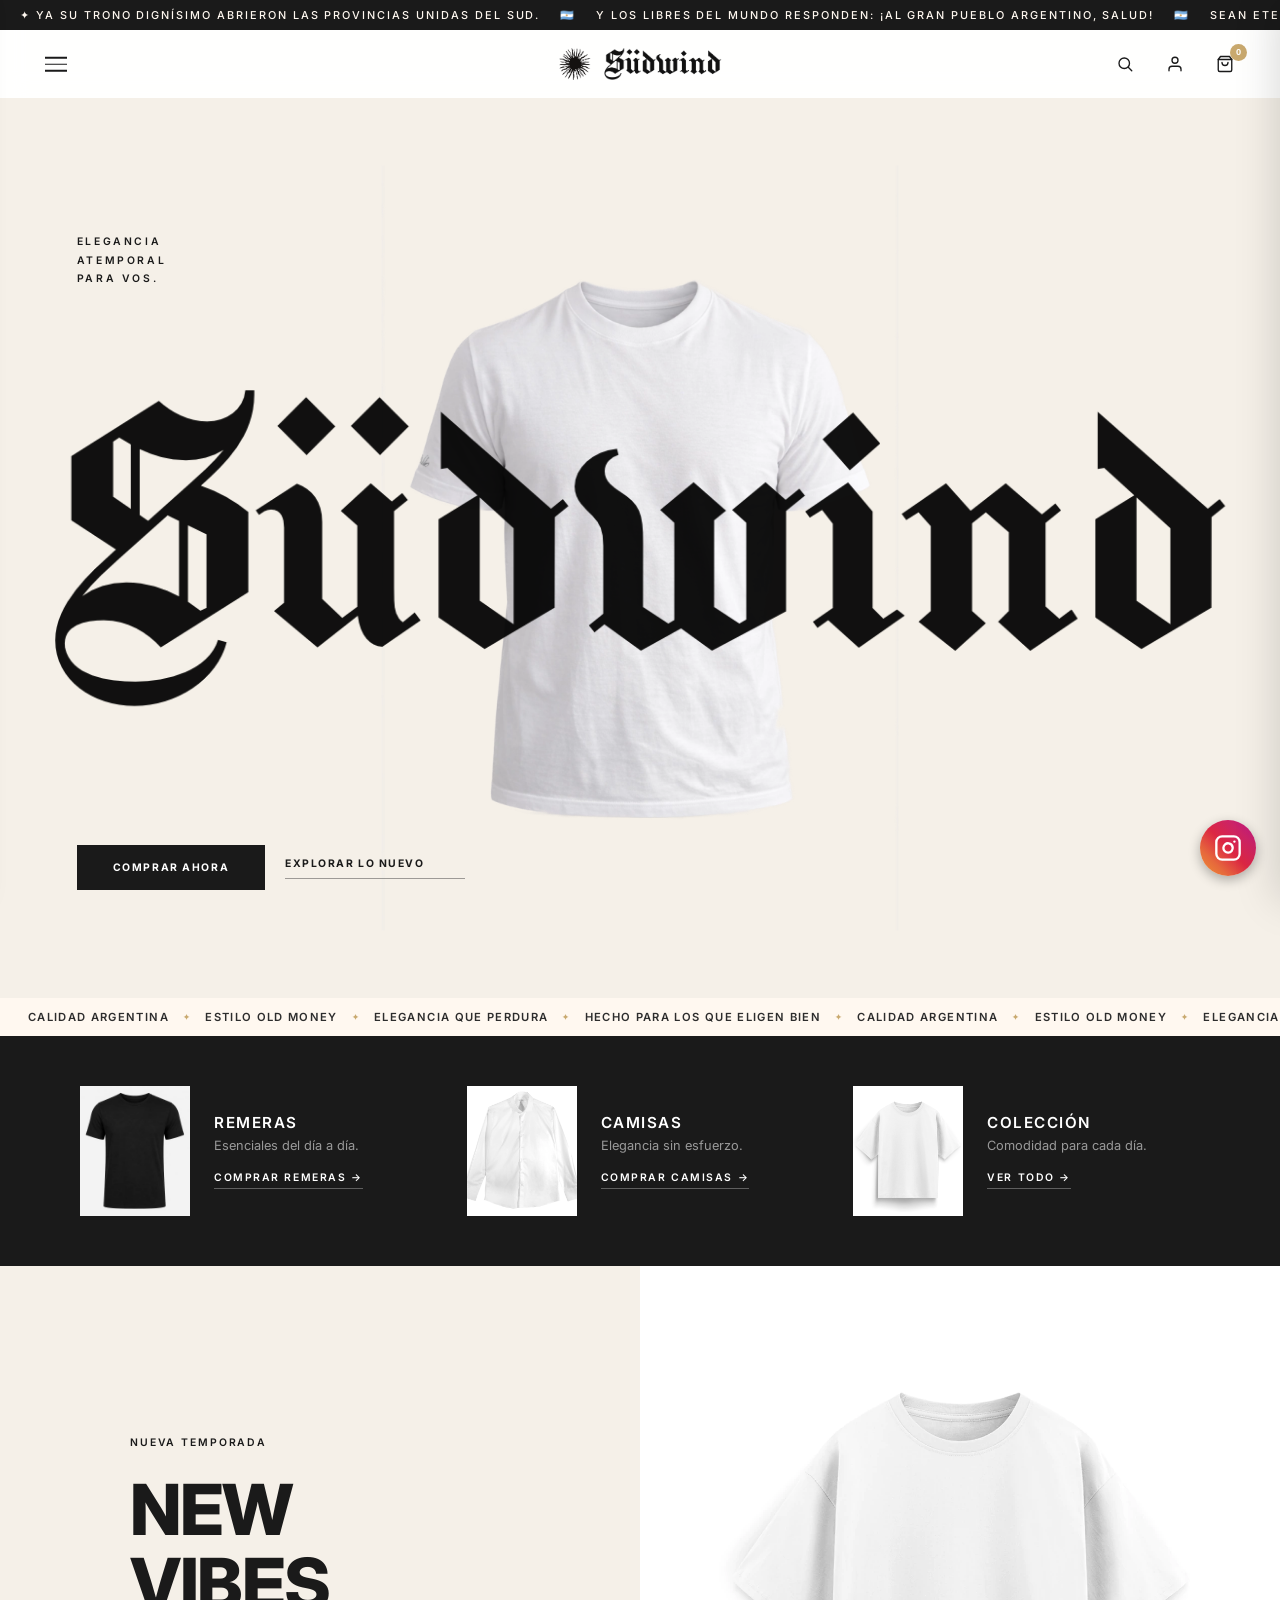
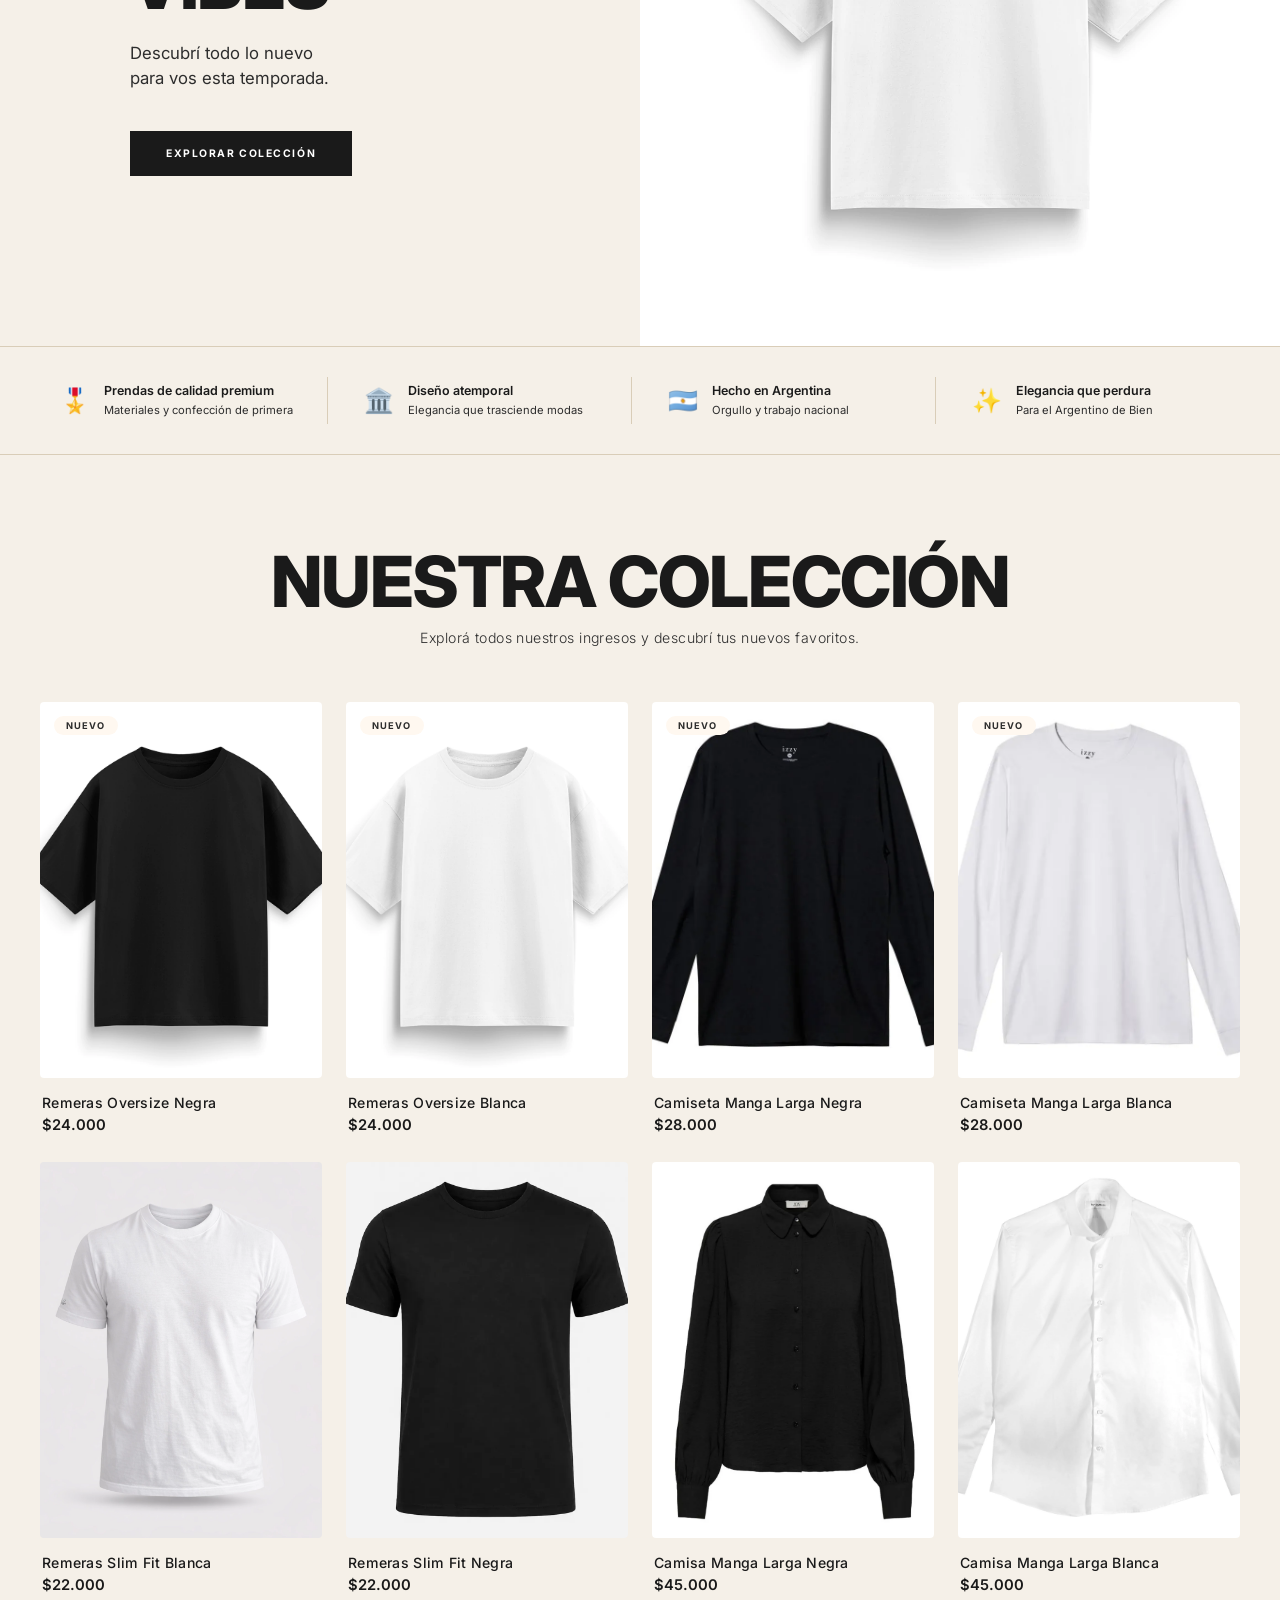
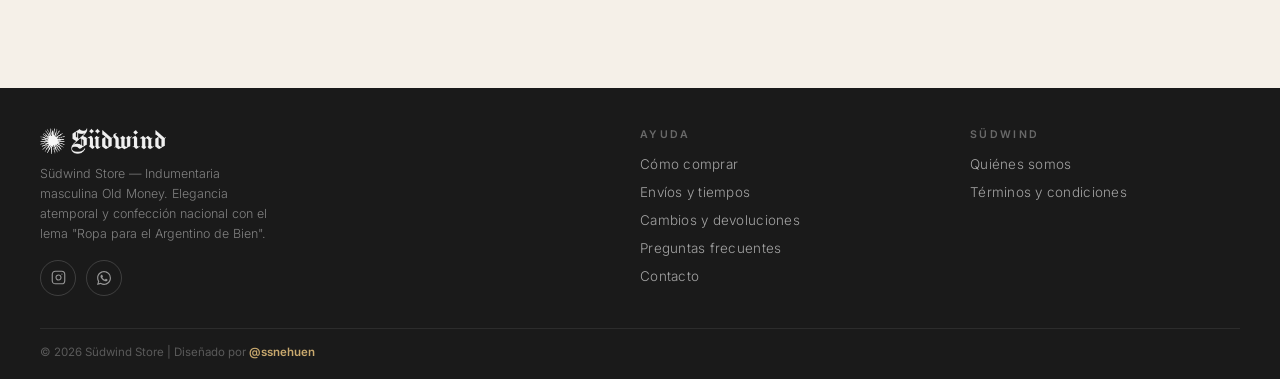
<file: index.html>
<!DOCTYPE html>
<html lang="es">
<head>
<meta charset="UTF-8">
<meta name="viewport" content="width=device-width, initial-scale=1.0">
<title>SÜDWIND STORE — Indumentaria Masculina</title>
<link href="https://fonts.googleapis.com/css2?family=Inter:opsz,wght@14..32,300;14..32,400;14..32,500;14..32,600;14..32,700;14..32,800&display=swap" rel="stylesheet">
<link rel="icon" type="image/webp" href="img/Logos/ss_transparent.png">
<link rel="stylesheet" href="css/style.css?v=11">
</head>
<body>

<!-- -- HEADER -- -->
<header id="header">
  <div class="header-top">
    <div class="header-top-track">
      <div class="header-top-item">
        ✦ Ya su trono dignísimo abrieron las Provincias Unidas del Sud. &nbsp;&nbsp; 🇦🇷 &nbsp;&nbsp; Y los libres del mundo responden: ¡Al gran pueblo argentino, salud! &nbsp;&nbsp; 🇦🇷 &nbsp;&nbsp; Sean eternos los laureles que supimos conseguir. &nbsp;&nbsp; 🇦🇷 &nbsp;&nbsp; Coronados de gloria vivamos, o juremos con gloria morir. &nbsp;&nbsp; ✦ &nbsp;&nbsp; Ya su trono dignísimo abrieron las Provincias Unidas del Sud. &nbsp;&nbsp; 🇦🇷 &nbsp;&nbsp; Y los libres del mundo responden: ¡Al gran pueblo argentino, salud! &nbsp;&nbsp; 🇦🇷 &nbsp;&nbsp; Sean eternos los laureles que supimos conseguir. &nbsp;&nbsp; 🇦🇷 &nbsp;&nbsp; Coronados de gloria vivamos, o juremos con gloria morir. &nbsp;&nbsp; ✦
      </div>
    </div>
  </div>
  <div class="header-main">
    <a href="index.html" class="logo-wrap">
      <img src="img/Logos/ss_transparent.png" alt="Logo" class="sol-andino" style="height: 32px; object-fit: contain; margin-right: 6px; display: block;">
      <img src="img/Logos/sudwind.png" alt="SÜDWIND" class="logo-img" style="height: 32px; object-fit: contain; display: block;">
    </a>
    
    <div class="header-icons">
      <a href="catalogo.html?search=focus" class="icon-btn" aria-label="Buscar" style="text-decoration:none;">
        <svg width="18" height="18" viewBox="0 0 24 24" fill="none" stroke="currentColor" stroke-width="1.8" stroke-linecap="round" stroke-linejoin="round"><circle cx="11" cy="11" r="7"/><path d="m21 21-4.35-4.35"/></svg>
      </a>

      <a href="cuenta.html" class="icon-btn" aria-label="Mi Cuenta" style="text-decoration:none;">
        <svg width="18" height="18" viewBox="0 0 24 24" fill="none" stroke="currentColor" stroke-width="1.8" stroke-linecap="round" stroke-linejoin="round"><path d="M20 21v-2a4 4 0 0 0-4-4H8a4 4 0 0 0-4 4v2"/><circle cx="12" cy="7" r="4"/></svg>
      </a>

      <button class="icon-btn" id="cart-btn" aria-label="Carrito">
        <svg width="18" height="18" viewBox="0 0 24 24" fill="none" stroke="currentColor" stroke-width="1.8" stroke-linecap="round" stroke-linejoin="round"><path d="M6 2 3 6v14a2 2 0 0 0 2 2h14a2 2 0 0 0 2-2V6l-3-4Z"/><line x1="3" y1="6" x2="21" y2="6"/><path d="M16 10a4 4 0 0 1-8 0"/></svg>
        <span class="cart-pill" id="cart-count">0</span>
      </button>
      <button class="hamburger" id="hamburger" aria-label="Menú">
        <span></span><span></span><span></span>
      </button>
    </div>
  </div>
  <nav class="mob-nav" id="mob-nav">
    <div class="mob-nav-logo">
      <a href="index.html" class="logo-wrap" style="justify-content: flex-start; gap: 6px; padding: 10px 0; align-items: center;">
        <img src="img/Logos/ss_transparent.png" alt="Logo" class="sol-andino" style="height: 26px; object-fit: contain; display: block;">
        <img src="img/Logos/sudwind.png" alt="SÜDWIND" class="logo-img" style="height: 26px; object-fit: contain; display: block;">
      </a>
    </div>
    <a href="cuenta.html" style="color: var(--rosa-acento); font-weight: 600;">Mi Cuenta / Favs</a>
    <a href="catalogo.html">Ver todo</a>
    <a href="catalogo.html?cat=Remeras">Remeras</a>
    <a href="catalogo.html?cat=Camisas">Camisas</a>
  </nav>
</header>

<!-- -- HERO STATIC -- -->
<section class="hero-static" id="hero-section">
  <img src="img/Logos/3.webp" alt="Fondo" class="hero-static-bg-image" fetchpriority="high" decoding="async">
  <img src="img/Logos/sudwind.png" alt="SÜDWIND" class="hero-static-logo" fetchpriority="high" decoding="async">
  
  <div class="hero-static-tl">
    ELEGANCIA<br>ATEMPORAL<br>PARA VOS.
  </div>
  
  <div class="hero-static-bl">
    <a href="catalogo.html" class="btn-hero-solid">COMPRAR AHORA</a>
    <a href="catalogo.html" class="btn-hero-link">EXPLORAR LO NUEVO</a>
  </div>
  
</section>

<!-- -- PROMO MARQUEE -- -->
<div class="promo-bar">
  <div class="promo-track">
    <div class="promo-item">
      Calidad argentina <span class="sep">✦</span>
      Estilo Old Money <span class="sep">✦</span>
      Elegancia que perdura <span class="sep">✦</span>
      Hecho para los que eligen bien <span class="sep">✦</span>
      Calidad argentina <span class="sep">✦</span>
      Estilo Old Money <span class="sep">✦</span>
      Elegancia que perdura <span class="sep">✦</span>
      Hecho para los que eligen bien <span class="sep">✦</span>
      Calidad argentina <span class="sep">✦</span>
      Estilo Old Money <span class="sep">✦</span>
      Elegancia que perdura <span class="sep">✦</span>
      Hecho para los que eligen bien <span class="sep">✦</span>
    </div>
  </div>
</div>
<!-- -- CATEGORY BANNER -- -->
<div class="cat-banner">
  <div class="cat-banner-inner">
    
    <!-- Item 1: Remeras -->
    <div class="cat-banner-item">
      <div class="cat-banner-img">
        <img src="img/Productos/remera slim fit negra.webp" alt="Remeras" loading="lazy">
      </div>
      <div class="cat-banner-text">
        <h3>REMERAS</h3>
        <p>Esenciales del día a día.</p>
        <a href="catalogo.html?cat=Remeras">COMPRAR REMERAS &rarr;</a>
      </div>
    </div>
    
    <!-- Item 2: Camisas -->
    <div class="cat-banner-item">
      <div class="cat-banner-img">
        <img src="img/Productos/camisa blanca manga larga.webp" alt="Camisas" loading="lazy">
      </div>
      <div class="cat-banner-text">
        <h3>CAMISAS</h3>
        <p>Elegancia sin esfuerzo.</p>
        <a href="catalogo.html?cat=Camisas">COMPRAR CAMISAS &rarr;</a>
      </div>
    </div>
    
    <!-- Item 3: Colección -->
    <div class="cat-banner-item">
      <div class="cat-banner-img">
        <img src="img/Productos/remera oversize blanca.webp" alt="Colección" loading="lazy">
      </div>
      <div class="cat-banner-text">
        <h3>COLECCIÓN</h3>
        <p>Comodidad para cada día.</p>
        <a href="catalogo.html">VER TODO &rarr;</a>
      </div>
    </div>

  </div>
</div>

<!-- -- NEW VIBES SECTION -- -->
<section class="new-vibes-sec">
  <div class="new-vibes-left">
    <div class="new-vibes-content fade-in">
      <div class="nv-eyebrow">NUEVA TEMPORADA</div>
      <h2 class="nv-title">NEW<br>VIBES</h2>
      <p class="nv-desc">Descubrí todo lo nuevo<br>para vos esta temporada.</p>
      <a href="catalogo.html" class="btn-nv">EXPLORAR COLECCIÓN</a>
    </div>
  </div>
  <div class="new-vibes-right fade-in d1">
    <img src="img/Productos/remera oversize blanca.webp" alt="Remera Oversize Blanca" loading="lazy">
  </div>
</section>


<!-- -- TRUST -- -->
<div class="trust-strip">
  <div class="trust-inner">
    <div class="trust-item fade-in">
      <div class="trust-icon">🎖️</div>
      <div class="trust-text"><strong>Prendas de calidad premium</strong><span>Materiales y confección de primera</span></div>
    </div>
    <div class="trust-item fade-in d1">
      <div class="trust-icon">🏛️</div>
      <div class="trust-text"><strong>Diseño atemporal</strong><span>Elegancia que trasciende modas</span></div>
    </div>
    <div class="trust-item fade-in d2">
      <div class="trust-icon">🇦🇷</div>
      <div class="trust-text"><strong>Hecho en Argentina</strong><span>Orgullo y trabajo nacional</span></div>
    </div>
    <div class="trust-item fade-in d3">
      <div class="trust-icon">✨</div>
      <div class="trust-text"><strong>Elegancia que perdura</strong><span>Para el Argentino de Bien</span></div>
    </div>
  </div>
</div>

<!-- -- NEW IN -- -->
<div id="newin" class="section">
  <div class="sec-head">
    <h2 class="nv-title fade-in" style="text-align: center; margin-bottom: 10px;">NUESTRA COLECCIÓN</h2>
    <p class="sec-sub fade-in">Explorá todos nuestros ingresos y descubrí tus nuevos favoritos.</p>
  </div>
  
  
  <div class="prod-grid" id="home-catalog-grid">
    <!-- Products rendered via JS (renderHomeCatalog) -->
  </div>

</div>








<!-- -- FOOTER -- -->
<footer>
  <div class="footer-grid">
    <div class="foot-brand">
      <a href="#" class="logo-wrap" style="color:var(--blanco); justify-content: flex-start; gap: 6px; align-items: center;">
        <img src="img/Logos/ss_transparent.png" alt="Logo" class="sol-andino" style="height: 26px; object-fit: contain; filter: brightness(0) invert(1); display: block;">
        <img src="img/Logos/sudwind.png" alt="SÜDWIND" class="logo-img" style="height: 26px; object-fit: contain; filter: brightness(0) invert(1); display: block;">
      </a>
      <p style="margin-top: 10px;">Südwind Store — Indumentaria masculina Old Money. Elegancia atemporal y confección nacional con el lema "Ropa para el Argentino de Bien".</p>
      <div class="social-row">
        <a href="https://www.instagram.com/sudwind.ar/" target="_blank" class="soc-btn" aria-label="Instagram">
          <svg width="15" height="15" viewBox="0 0 24 24" fill="none" stroke="currentColor" stroke-width="1.8" stroke-linecap="round" stroke-linejoin="round"><rect x="2" y="2" width="20" height="20" rx="5"/><path d="M16 11.37A4 4 0 1 1 12.63 8 4 4 0 0 1 16 11.37z"/><line x1="17.5" y1="6.5" x2="17.51" y2="6.5"/></svg>
        </a>
        <a href="https://wa.me/[TuWhatsApp]" target="_blank" class="soc-btn" aria-label="WhatsApp">
          <svg width="14" height="14" viewBox="0 0 24 24" fill="currentColor"><path d="M17.472 14.382c-.297-.149-1.758-.867-2.03-.967-.273-.099-.471-.148-.67.15-.197.297-.767.966-.94 1.164-.173.199-.347.223-.644.075-.297-.15-1.255-.463-2.39-1.475-.883-.788-1.48-1.761-1.653-2.059-.173-.297-.018-.458.13-.606.134-.133.298-.347.446-.52.149-.174.198-.298.298-.497.099-.198.05-.371-.025-.52-.075-.149-.669-1.612-.916-2.207-.242-.579-.487-.5-.669-.51-.173-.008-.371-.01-.57-.01-.198 0-.52.074-.792.372-.272.297-1.04 1.016-1.04 2.479 0 1.462 1.065 2.875 1.213 3.074.149.198 2.096 3.2 5.077 4.487.709.306 1.262.489 1.694.625.712.227 1.36.195 1.871.118.571-.085 1.758-.719 2.006-1.413.248-.694.248-1.289.173-1.413-.074-.124-.272-.198-.57-.347m-5.421 7.403h-.004a9.87 9.87 0 0 1-5.031-1.378l-.361-.214-3.741.982.998-3.648-.235-.374a9.86 9.86 0 0 1-1.51-5.26c.001-5.45 4.436-9.884 9.888-9.884 2.64 0 5.122 1.03 6.988 2.898a9.825 9.825 0 0 1 2.893 6.994c-.003 5.45-4.437 9.884-9.885 9.884m8.413-18.297A11.815 11.815 0 0 0 12.05 0C5.495 0 .16 5.335.157 11.892c0 2.096.547 4.142 1.588 5.945L.057 24l6.305-1.654a11.882 11.882 0 0 0 5.683 1.448h.005c6.554 0 11.89-5.335 11.893-11.893a11.821 11.821 0 0 0-3.48-8.413Z"/></svg>
        </a>
      </div>
    </div>
    <div class="foot-col">
      <h4>Ayuda</h4>
      <ul>
        <li><a href="ayuda.html#pagos">Cómo comprar</a></li>
        <li><a href="ayuda.html#envios">Envíos y tiempos</a></li>
        <li><a href="ayuda.html#cambios">Cambios y devoluciones</a></li>
        <li><a href="ayuda.html">Preguntas frecuentes</a></li>
        <li><a href="https://wa.me/[TuWhatsApp]" target="_blank">Contacto</a></li>
      </ul>
    </div>
    <div class="foot-col">
      <h4>Südwind</h4>
      <ul>
        <li><a href="index.html">Quiénes somos</a></li>
        <li><a href="ayuda.html">Términos y condiciones</a></li>
      </ul>
    </div>

  </div>
  <div class="footer-bottom">
    <p>© 2026 Südwind Store | Diseñado por <a href="https://www.instagram.com/ssnehuen/" target="_blank" style="color: var(--rosa-acento); text-decoration: none; font-weight: 600;">@ssnehuen</a></p>

  </div>
</footer>

<!-- TOAST -->
<div class="toast" id="toast">
  <span class="t-icon">🤍</span>
  <span id="toast-msg">¡¡¡¡¡¡Producto agregado!</span>
</div>

<script src="js/main.js?v=24"></script>

<!-- BOTTOM NAV (MOBILE) -->
<nav class="bottom-nav" id="bottom-nav">
  <div class="bottom-nav-inner">
    <a href="index.html" class="bn-item active" aria-label="Inicio">
      <svg width="20" height="20" viewBox="0 0 24 24" fill="none" stroke="currentColor" stroke-width="1.8" stroke-linecap="round" stroke-linejoin="round"><path d="M3 9l9-7 9 7v11a2 2 0 0 1-2 2H5a2 2 0 0 1-2-2z"/><polyline points="9 22 9 12 15 12 15 22"/></svg>
      <span class="bn-label">Inicio</span>
    </a>
    <a href="catalogo.html" class="bn-item" aria-label="Catálogo">
      <svg width="20" height="20" viewBox="0 0 24 24" fill="none" stroke="currentColor" stroke-width="1.8" stroke-linecap="round" stroke-linejoin="round"><rect x="3" y="3" width="7" height="7"/><rect x="14" y="3" width="7" height="7"/><rect x="14" y="14" width="7" height="7"/><rect x="3" y="14" width="7" height="7"/></svg>
      <span class="bn-label">Catálogo</span>
    </a>
    <a href="catalogo.html?search=focus" class="bn-item" aria-label="Buscar">
      <svg width="20" height="20" viewBox="0 0 24 24" fill="none" stroke="currentColor" stroke-width="1.8" stroke-linecap="round" stroke-linejoin="round"><circle cx="11" cy="11" r="7"/><path d="m21 21-4.35-4.35"/></svg>
      <span class="bn-label">Buscar</span>
    </a>
    <button class="bn-item" id="bn-cart" aria-label="Carrito">
      <svg width="20" height="20" viewBox="0 0 24 24" fill="none" stroke="currentColor" stroke-width="1.8" stroke-linecap="round" stroke-linejoin="round"><path d="M6 2 3 6v14a2 2 0 0 0 2 2h14a2 2 0 0 0 2-2V6l-3-4Z"/><line x1="3" y1="6" x2="21" y2="6"/><path d="M16 10a4 4 0 0 1-8 0"/></svg>
      <span class="bn-badge" id="bn-cart-count">0</span>
      <span class="bn-label">Carrito</span>
    </button>
  </div>
</nav>

</body>
</html>
</file>
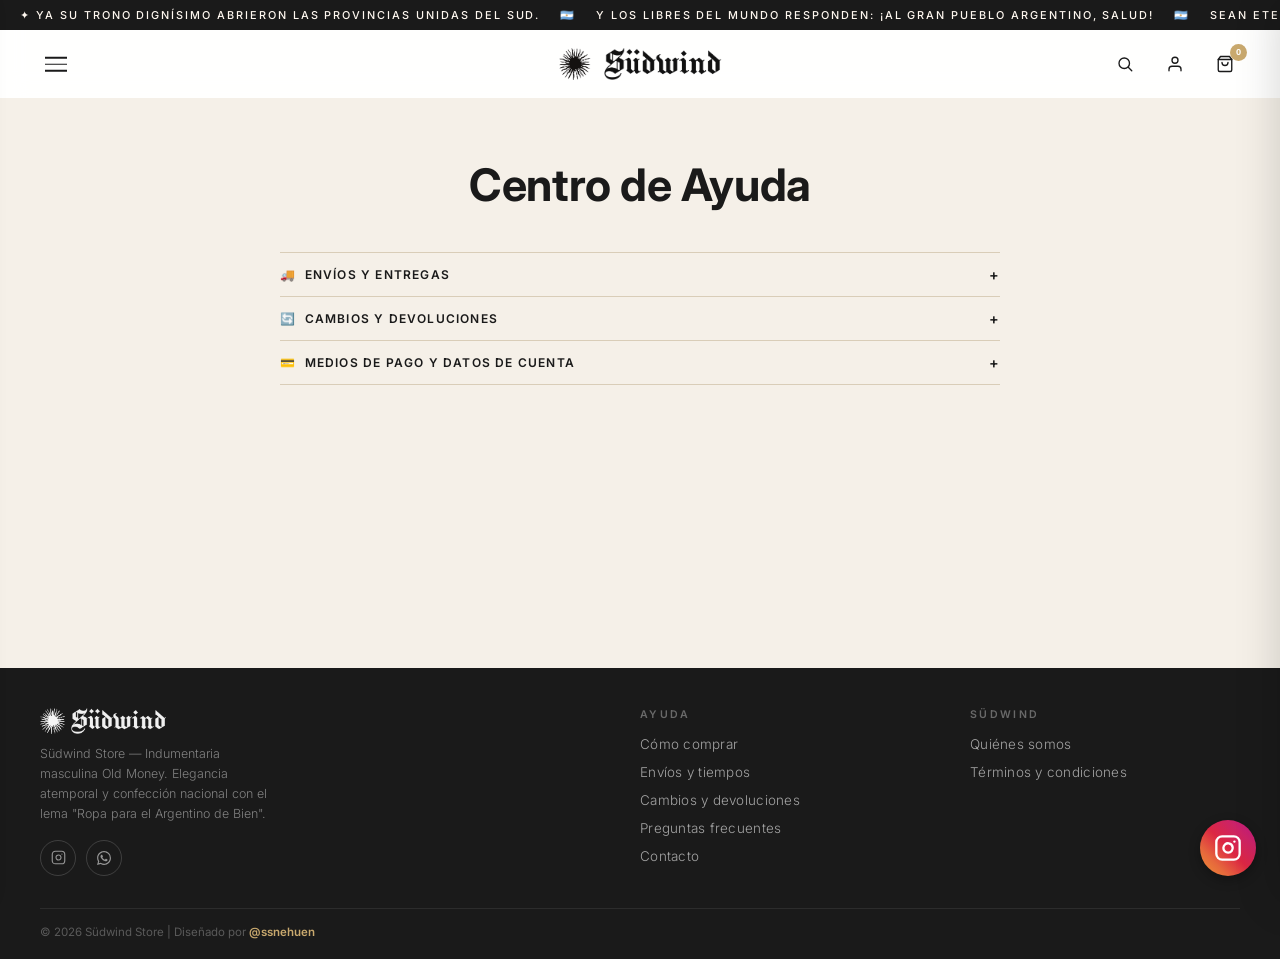
<file: ayuda.html>
<!DOCTYPE html>
<html lang="es">
<head>
<meta charset="UTF-8">
<meta name="viewport" content="width=device-width, initial-scale=1.0">
<title>Ayuda — SÜDWIND STORE</title>
<link href="https://fonts.googleapis.com/css2?family=Inter:opsz,wght@14..32,300;14..32,400;14..32,500;14..32,600;14..32,700;14..32,800&display=swap" rel="stylesheet">
<link rel="icon" type="image/webp" href="img/Logos/ss_transparent.png">
<link rel="stylesheet" href="css/style.css?v=11">
<style>
.help-page { max-width: 800px; margin: 60px auto; padding: 0 40px; min-height: 50vh; }
.help-title { font-family: var(--font-display); font-size: 2.8rem; font-weight: 700; margin-bottom: 40px; color: var(--negro); letter-spacing: -0.01em; text-align: center; }
@media(max-width: 768px) {
  .help-page { padding: 0 24px; margin: 40px auto; }
  .help-title { font-size: 2.2rem; }
}
</style>
</head>
<body>

<!-- -- HEADER -- -->
<header id="header">
  <div class="header-top">
    <div class="header-top-track">
      <div class="header-top-item">
        ✦ Ya su trono dignísimo abrieron las Provincias Unidas del Sud. &nbsp;&nbsp; 🇦🇷 &nbsp;&nbsp; Y los libres del mundo responden: ¡Al gran pueblo argentino, salud! &nbsp;&nbsp; 🇦🇷 &nbsp;&nbsp; Sean eternos los laureles que supimos conseguir. &nbsp;&nbsp; 🇦🇷 &nbsp;&nbsp; Coronados de gloria vivamos, o juremos con gloria morir. &nbsp;&nbsp; ✦ &nbsp;&nbsp; Ya su trono dignísimo abrieron las Provincias Unidas del Sud. &nbsp;&nbsp; 🇦🇷 &nbsp;&nbsp; Y los libres del mundo responden: ¡Al gran pueblo argentino, salud! &nbsp;&nbsp; 🇦🇷 &nbsp;&nbsp; Sean eternos los laureles que supimos conseguir. &nbsp;&nbsp; 🇦🇷 &nbsp;&nbsp; Coronados de gloria vivamos, o juremos con gloria morir. &nbsp;&nbsp; ✦
      </div>
    </div>
  </div>
  <div class="header-main">
    <a href="index.html" class="logo-wrap">
      <img src="img/Logos/ss_transparent.png" alt="Logo" class="sol-andino" style="height: 32px; object-fit: contain; margin-right: 6px; display: block;">
      <img src="img/Logos/sudwind.png" alt="SÜDWIND" class="logo-img" style="height: 32px; object-fit: contain; display: block;">
    </a>
    
    <div class="header-icons">
      <a href="catalogo.html?search=focus" class="icon-btn" aria-label="Buscar" style="text-decoration:none;">
        <svg width="18" height="18" viewBox="0 0 24 24" fill="none" stroke="currentColor" stroke-width="1.8" stroke-linecap="round" stroke-linejoin="round"><circle cx="11" cy="11" r="7"/><path d="m21 21-4.35-4.35"/></svg>
      </a>

      <a href="cuenta.html" class="icon-btn" aria-label="Mi Cuenta" style="text-decoration:none;">
        <svg width="18" height="18" viewBox="0 0 24 24" fill="none" stroke="currentColor" stroke-width="1.8" stroke-linecap="round" stroke-linejoin="round"><path d="M20 21v-2a4 4 0 0 0-4-4H8a4 4 0 0 0-4 4v2"/><circle cx="12" cy="7" r="4"/></svg>
      </a>

      <button class="icon-btn" id="cart-btn" aria-label="Carrito">
        <svg width="18" height="18" viewBox="0 0 24 24" fill="none" stroke="currentColor" stroke-width="1.8" stroke-linecap="round" stroke-linejoin="round"><path d="M6 2 3 6v14a2 2 0 0 0 2 2h14a2 2 0 0 0 2-2V6l-3-4Z"/><line x1="3" y1="6" x2="21" y2="6"/><path d="M16 10a4 4 0 0 1-8 0"/></svg>
        <span class="cart-pill" id="cart-count">0</span>
      </button>
      <button class="hamburger" id="hamburger" aria-label="Menú">
        <span></span><span></span><span></span>
      </button>
    </div>
  </div>
  <nav class="mob-nav" id="mob-nav">
    <div class="mob-nav-logo">
      <a href="index.html" class="logo-wrap" style="justify-content: flex-start; gap: 6px; padding: 10px 0; align-items: center;">
        <img src="img/Logos/ss_transparent.png" alt="Logo" class="sol-andino" style="height: 26px; object-fit: contain; display: block;">
        <img src="img/Logos/sudwind.png" alt="SÜDWIND" class="logo-img" style="height: 26px; object-fit: contain; display: block;">
      </a>
    </div>
    <a href="cuenta.html" style="color: var(--rosa-acento); font-weight: 600;">Mi Cuenta / Favs</a>
    <a href="catalogo.html">Ver todo</a>
    <a href="catalogo.html?cat=Remeras">Remeras</a>
    <a href="catalogo.html?cat=Camisas">Camisas</a>
  </nav>
</header>

<div class="help-page">
  <h1 class="help-title">Centro de Ayuda</h1>
  
  <div class="accordions">
    <div class="accordion" id="acc-envios">
      <button class="accordion-btn" onclick="toggleAcc('acc-envios')">
        <span>🚚 &nbsp;Envíos y Entregas</span>
        <span class="accordion-icon">+</span>
      </button>
      <div class="accordion-body">
        <p>
          • <strong>Envíos:</strong> Realizados exclusivamente por Moto o Uber (entregas en el día).<br>
          • <strong>Horarios:</strong> Lunes a sábados de 9:00 a 20:00 hs.<br>
          • <strong>Puntos de encuentro:</strong> Coordinamos la entrega sin costo en estaciones de la línea Tren Roca (envíos a todo el país).<br>
          • <strong>¿Querés probarte?</strong> ¡También tenés la opción de venir a probarte las prendas! Escribinos para coordinar una cita.
        </p>
      </div>
    </div>
    <div class="accordion" id="acc-cambios">
      <button class="accordion-btn" onclick="toggleAcc('acc-cambios')">
        <span>🔄 &nbsp;Cambios y devoluciones</span>
        <span class="accordion-icon">+</span>
      </button>
      <div class="accordion-body">
        <p>
          • <strong>Plazo:</strong> Se realizan cambios de prendas dentro de los 10 días de realizada la compra.<br>
          • <strong>Excepciones:</strong> Por razones de higiene, no se realizan cambios de prendas blancas, bodys ni catsuits (sin excepción).<br>
          • <strong>Condiciones:</strong> Las prendas deben estar sin uso, sin manchas y en perfectas condiciones.<br>
          • <strong>Costos:</strong> Todos los envíos y traslados por cambios quedan a cargo del cliente.
        </p>
      </div>
    </div>
    <div class="accordion" id="acc-pago">
      <button class="accordion-btn" onclick="toggleAcc('acc-pago')">
        <span>💳 &nbsp;Medios de pago y Datos de Cuenta</span>
        <span class="accordion-icon">+</span>
      </button>
      <div class="accordion-body">
        <p>
          Aceptamos efectivo, Mercado Pago y transferencia bancaria. Si elegís abonar por transferencia, aquí tienes los datos:<br><br>
          <strong>Alias:</strong> [Tu Alias]<br>
          <strong>A nombre de:</strong> [Tus datos bancarios]<br>
          <strong>CVU:</strong> [Tu CVU]<br>
          <strong>CUIL:</strong> [Tu CUIL/CUIT]<br><br>
          <em>* Recordá enviarnos el comprobante de transferencia por WhatsApp para confirmar y agendar tu pedido.</em>
        </p>
      </div>
    </div>
  </div>
</div>

<!-- -- FOOTER -- -->
<footer>
  <div class="footer-grid">
    <div class="foot-brand">
      <a href="#" class="logo-wrap" style="color:var(--blanco); justify-content: flex-start; gap: 6px; align-items: center;">
        <img src="img/Logos/ss_transparent.png" alt="Logo" class="sol-andino" style="height: 26px; object-fit: contain; filter: brightness(0) invert(1); display: block;">
        <img src="img/Logos/sudwind.png" alt="SÜDWIND" class="logo-img" style="height: 26px; object-fit: contain; filter: brightness(0) invert(1); display: block;">
      </a>
      <p style="margin-top: 10px;">Südwind Store — Indumentaria masculina Old Money. Elegancia atemporal y confección nacional con el lema "Ropa para el Argentino de Bien".</p>
      <div class="social-row">
        <a href="https://www.instagram.com/sudwind.ar/" target="_blank" class="soc-btn" aria-label="Instagram">
          <svg width="15" height="15" viewBox="0 0 24 24" fill="none" stroke="currentColor" stroke-width="1.8" stroke-linecap="round" stroke-linejoin="round"><rect x="2" y="2" width="20" height="20" rx="5"/><path d="M16 11.37A4 4 0 1 1 12.63 8 4 4 0 0 1 16 11.37z"/><line x1="17.5" y1="6.5" x2="17.51" y2="6.5"/></svg>
        </a>
        <a href="https://wa.me/[TuWhatsApp]" target="_blank" class="soc-btn" aria-label="WhatsApp">
          <svg width="14" height="14" viewBox="0 0 24 24" fill="currentColor"><path d="M17.472 14.382c-.297-.149-1.758-.867-2.03-.967-.273-.099-.471-.148-.67.15-.197.297-.767.966-.94 1.164-.173.199-.347.223-.644.075-.297-.15-1.255-.463-2.39-1.475-.883-.788-1.48-1.761-1.653-2.059-.173-.297-.018-.458.13-.606.134-.133.298-.347.446-.52.149-.174.198-.298.298-.497.099-.198.05-.371-.025-.52-.075-.149-.669-1.612-.916-2.207-.242-.579-.487-.5-.669-.51-.173-.008-.371-.01-.57-.01-.198 0-.52.074-.792.372-.272.297-1.04 1.016-1.04 2.479 0 1.462 1.065 2.875 1.213 3.074.149.198 2.096 3.2 5.077 4.487.709.306 1.262.489 1.694.625.712.227 1.36.195 1.871.118.571-.085 1.758-.719 2.006-1.413.248-.694.248-1.289.173-1.413-.074-.124-.272-.198-.57-.347m-5.421 7.403h-.004a9.87 9.87 0 0 1-5.031-1.378l-.361-.214-3.741.982.998-3.648-.235-.374a9.86 9.86 0 0 1-1.51-5.26c.001-5.45 4.436-9.884 9.888-9.884 2.64 0 5.122 1.03 6.988 2.898a9.825 9.825 0 0 1 2.893 6.994c-.003 5.45-4.437 9.884-9.885 9.884m8.413-18.297A11.815 11.815 0 0 0 12.05 0C5.495 0 .16 5.335.157 11.892c0 2.096.547 4.142 1.588 5.945L.057 24l6.305-1.654a11.882 11.882 0 0 0 5.683 1.448h.005c6.554 0 11.89-5.335 11.893-11.893a11.821 11.821 0 0 0-3.48-8.413Z"/></svg>
        </a>
      </div>
    </div>
    <div class="foot-col">
      <h4>Ayuda</h4>
      <ul>
        <li><a href="ayuda.html#pagos">Cómo comprar</a></li>
        <li><a href="ayuda.html#envios">Envíos y tiempos</a></li>
        <li><a href="ayuda.html#cambios">Cambios y devoluciones</a></li>
        <li><a href="ayuda.html">Preguntas frecuentes</a></li>
        <li><a href="https://wa.me/[TuWhatsApp]" target="_blank">Contacto</a></li>
      </ul>
    </div>
    <div class="foot-col">
      <h4>Südwind</h4>
      <ul>
        <li><a href="index.html">Quiénes somos</a></li>
        <li><a href="ayuda.html">Términos y condiciones</a></li>
      </ul>
    </div>

  </div>
  <div class="footer-bottom">
    <p>© 2026 Südwind Store | Diseñado por <a href="https://www.instagram.com/ssnehuen/" target="_blank" style="color: var(--rosa-acento); text-decoration: none; font-weight: 600;">@ssnehuen</a></p>

  </div>
</footer>

<!-- TOAST -->
<div class="toast" id="toast">
  <span class="t-icon">🤍</span>
  <span id="toast-msg">¡Producto agregado!</span>
</div>

<!-- BOTTOM NAV (MOBILE) -->
<nav class="bottom-nav" id="bottom-nav">
  <div class="bottom-nav-inner">
    <a href="index.html" class="bn-item" aria-label="Inicio">
      <svg width="20" height="20" viewBox="0 0 24 24" fill="none" stroke="currentColor" stroke-width="1.8" stroke-linecap="round" stroke-linejoin="round"><path d="M3 9l9-7 9 7v11a2 2 0 0 1-2 2H5a2 2 0 0 1-2-2z"/><polyline points="9 22 9 12 15 12 15 22"/></svg>
      <span class="bn-label">Inicio</span>
    </a>
    <a href="catalogo.html" class="bn-item" aria-label="Catálogo">
      <svg width="20" height="20" viewBox="0 0 24 24" fill="none" stroke="currentColor" stroke-width="1.8" stroke-linecap="round" stroke-linejoin="round"><rect x="3" y="3" width="7" height="7"/><rect x="14" y="3" width="7" height="7"/><rect x="14" y="14" width="7" height="7"/><rect x="3" y="14" width="7" height="7"/></svg>
      <span class="bn-label">Catálogo</span>
    </a>
    <a href="catalogo.html?search=focus" class="bn-item" aria-label="Buscar">
      <svg width="20" height="20" viewBox="0 0 24 24" fill="none" stroke="currentColor" stroke-width="1.8" stroke-linecap="round" stroke-linejoin="round"><circle cx="11" cy="11" r="7"/><path d="m21 21-4.35-4.35"/></svg>
      <span class="bn-label">Buscar</span>
    </a>
    <button class="bn-item" id="bn-cart" aria-label="Carrito">
      <svg width="20" height="20" viewBox="0 0 24 24" fill="none" stroke="currentColor" stroke-width="1.8" stroke-linecap="round" stroke-linejoin="round"><path d="M6 2 3 6v14a2 2 0 0 0 2 2h14a2 2 0 0 0 2-2V6l-3-4Z"/><line x1="3" y1="6" x2="21" y2="6"/><path d="M16 10a4 4 0 0 1-8 0"/></svg>
      <span class="bn-badge" id="bn-cart-count">0</span>
      <span class="bn-label">Carrito</span>
    </button>
  </div>
</nav>

<script src="js/main.js?v=24"></script>
</body>
</html>
</file>
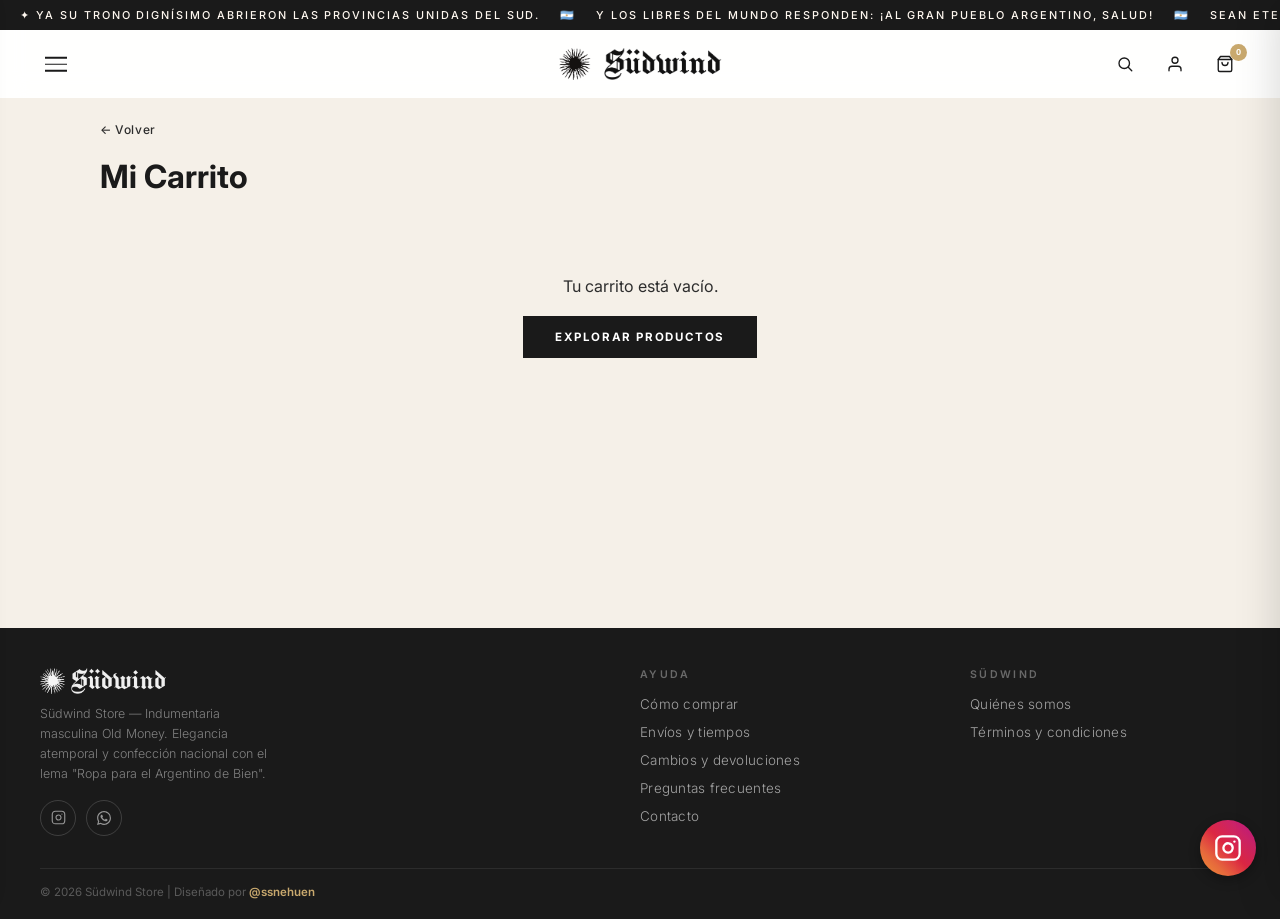
<file: carrito.html>
<!DOCTYPE html>
<html lang="es">
<head>
<meta charset="UTF-8">
<meta name="viewport" content="width=device-width, initial-scale=1.0">
<title>Carrito — SÜDWIND STORE</title>
<link href="https://fonts.googleapis.com/css2?family=Inter:opsz,wght@14..32,300;14..32,400;14..32,500;14..32,600;14..32,700;14..32,800&display=swap" rel="stylesheet">
<link rel="icon" type="image/webp" href="img/Logos/ss_transparent.png">
<link rel="stylesheet" href="css/style.css?v=11">
<style>
/* ── CARRITO — ESTILO LEUTTHE ── */
.cart-page { max-width: 1160px; margin: 0 auto 80px; padding: 0 40px; min-height: 50vh; }
.cart-nav-top { display: inline-flex; align-items: center; gap: 8px; font-size: 0.75rem; font-weight: 500; color: var(--gris-texto); margin: 24px 0 20px; text-decoration: none; letter-spacing: 0.05em; transition: color 0.2s; }
.cart-nav-top:hover { color: var(--negro); }

/* BARRA DE BENEFICIOS */
.benefits-bar { border: 1px solid var(--gris-medio); padding: 16px 24px; margin-bottom: 0; }
.benefits-progress { height: 4px; background: var(--gris-medio); margin: 10px 0 8px; overflow: hidden; }
.benefits-fill { height: 100%; background: var(--negro); transition: width 0.6s ease; }
.benefits-msg { font-size: 0.75rem; color: var(--gris-texto); letter-spacing: 0.02em; }
.benefits-msg strong { color: var(--negro); }

/* LAYOUT */
.cart-body { display: grid; grid-template-columns: 1fr 360px; border: 1px solid var(--gris-medio); border-top: none; }

/* COLUMNA IZQUIERDA */
.cart-items-panel { border-right: 1px solid var(--gris-medio); }
.cart-items-header {
  padding: 14px 24px;
  font-size: 0.65rem; font-weight: 700; letter-spacing: 0.20em; text-transform: uppercase;
  border-bottom: 1px solid var(--gris-medio); color: var(--negro);
}
.cart-item {
  display: flex; gap: 16px; align-items: flex-start;
  padding: 24px;
  border-bottom: 1px solid var(--gris-medio);
  position: relative;
}
.c-img { width: 90px; height: 116px; object-fit: cover; background: var(--crema); flex-shrink: 0; }
.c-info-text { flex: 1; min-width: 0; }
.c-cat { font-size: 0.65rem; text-transform: uppercase; letter-spacing: 0.12em; color: var(--gris-texto); margin-bottom: 6px; }
.c-name { font-weight: 700; font-size: 0.85rem; color: var(--negro); line-height: 1.3; text-transform: uppercase; letter-spacing: 0.05em; margin-bottom: 16px; }

/* Controles de cantidad estilo leutthe: box simple */
.c-qty-wrap { display: flex; align-items: center; gap: 0; margin-bottom: 14px; }
.c-qty-wrap button {
  width: 32px; height: 34px;
  border: 1px solid var(--gris-medio); background: none; cursor: pointer;
  font-size: 1rem; color: var(--negro); font-weight: 600; line-height: 1;
  transition: background 0.15s;
}
.c-qty-wrap button:hover { background: var(--crema); }
.c-qty-wrap span {
  width: 44px; height: 34px;
  border-top: 1px solid var(--gris-medio); border-bottom: 1px solid var(--gris-medio);
  display: flex; align-items: center; justify-content: center;
  font-size: 0.85rem; font-weight: 600; color: var(--negro);
}
.c-price { font-size: 0.90rem; font-weight: 700; color: var(--negro); }
.c-del {
  position: absolute; top: 24px; right: 24px;
  background: none; border: none; cursor: pointer;
  color: var(--gris-texto); font-size: 0; /* icono SVG */
  transition: color 0.2s; padding: 2px;
}
.c-del:hover { color: var(--negro); }

/* Footer de productos */
.cart-items-footer {
  padding: 14px 24px; display: flex; justify-content: flex-end;
  border-bottom: 1px solid var(--gris-medio);
}
.btn-vaciar {
  background: none; border: none; cursor: pointer;
  font-size: 0.68rem; font-weight: 600; letter-spacing: 0.14em; text-transform: uppercase;
  color: var(--gris-texto); display: flex; align-items: center; gap: 6px;
  transition: color 0.2s;
}
.btn-vaciar:hover { color: var(--negro); }

/* COLUMNA DERECHA: RESUMEN */
.cart-summary-panel { padding: 0; position: sticky; top: 120px; align-self: start; display: flex; flex-direction: column; max-height: calc(100vh - 140px); overflow-y: auto; scrollbar-width: none; }
.cart-summary-panel::-webkit-scrollbar { display: none; }
.summary-header { padding: 14px 24px; font-size: 0.65rem; font-weight: 700; letter-spacing: 0.20em; text-transform: uppercase; color: var(--negro); border-bottom: 1px solid var(--gris-medio); }

/* Barra cuotas dentro del resumen */
.cuotas-bar { padding: 16px 24px; border-bottom: 1px solid var(--gris-medio); }
.cuotas-txt { font-size: 0.72rem; color: var(--negro); font-weight: 500; margin-bottom: 10px; }
.cuotas-track { height: 4px; background: var(--gris-medio); }
.cuotas-fill { height: 100%; background: var(--negro); transition: width 0.6s ease; }

/* Totales */
.summary-totals { padding: 16px 24px; border-bottom: 1px solid var(--gris-medio); display: flex; flex-direction: column; gap: 8px; }
.summary-row { display: flex; justify-content: space-between; font-size: 0.82rem; color: var(--gris-texto); }
.summary-total-row { display: flex; justify-content: space-between; align-items: baseline; margin-top: 8px; padding-top: 12px; border-top: 1px solid var(--gris-medio); }
.summary-total-label { font-size: 0.90rem; font-weight: 700; letter-spacing: 0.06em; text-transform: uppercase; color: var(--negro); }
.summary-total-val { font-size: 1.3rem; font-weight: 700; color: var(--negro); }

/* Formulario */
.summary-form { padding: 20px 24px; border-bottom: 1px solid var(--gris-medio); display: flex; flex-direction: column; gap: 14px; }
.chk-label { display: block; font-size: 0.62rem; font-weight: 700; letter-spacing: 0.16em; text-transform: uppercase; color: var(--gris-texto); margin-bottom: 5px; }
.chk-input {
  width: 100%; padding: 10px 12px;
  border: 1px solid var(--gris-medio); border-radius: 0;
  font-family: var(--font-body); font-size: 0.85rem; color: var(--negro);
  background: var(--blanco); outline: none;
  transition: border-color 0.2s; box-sizing: border-box;
}
.chk-input:focus { border-color: var(--negro); }

/* Botón principal */
.summary-cta { padding: 20px 24px; }
.btn-checkout {
  display: flex; align-items: center; justify-content: center; gap: 10px;
  width: 100%; background: var(--negro); color: var(--blanco);
  border: 2px solid var(--negro); padding: 16px;
  font-family: var(--font-body); font-size: 0.75rem; font-weight: 700;
  letter-spacing: 0.18em; text-transform: uppercase; cursor: pointer;
  transition: all 0.2s; margin-bottom: 10px;
}
.btn-checkout:hover { background: var(--blanco); color: var(--negro); }
.btn-keep {
  display: block; width: 100%; text-align: center; background: none;
  border: none; padding: 10px; font-size: 0.70rem; font-weight: 600;
  letter-spacing: 0.12em; text-transform: uppercase; cursor: pointer;
  color: var(--gris-texto); text-decoration: underline; transition: color 0.2s;
}
.btn-keep:hover { color: var(--negro); }

.cart-empty { text-align: center; color: var(--gris-texto); padding: 80px 0; }
.cart-empty p { font-size: 1rem; margin-bottom: 20px; }
.cart-empty a { display: inline-block; padding: 14px 32px; background: var(--negro); color: var(--blanco); text-decoration: none; font-size: 0.72rem; font-weight: 700; letter-spacing: 0.14em; text-transform: uppercase; }

@media(max-width: 860px) {
  .cart-page { padding: 0; margin: 0 0 80px; }
  .cart-body { grid-template-columns: 1fr; border: none; }
  .cart-items-panel { border-right: none; border: 1px solid var(--gris-medio); }
  .cart-summary-panel { position: static; border: 1px solid var(--gris-medio); border-top: none; }
  .c-img { width: 80px; height: 103px; }
  .benefits-bar { margin: 0 0 0; }
  .summary-header { border-top: 1px solid var(--gris-medio); }
}
</style>
</head>
<body>

<!-- -- HEADER -- -->
<header id="header">
  <div class="header-top">
    <div class="header-top-track">
      <div class="header-top-item">
        ✦ Ya su trono dignísimo abrieron las Provincias Unidas del Sud. &nbsp;&nbsp; 🇦🇷 &nbsp;&nbsp; Y los libres del mundo responden: ¡Al gran pueblo argentino, salud! &nbsp;&nbsp; 🇦🇷 &nbsp;&nbsp; Sean eternos los laureles que supimos conseguir. &nbsp;&nbsp; 🇦🇷 &nbsp;&nbsp; Coronados de gloria vivamos, o juremos con gloria morir. &nbsp;&nbsp; ✦ &nbsp;&nbsp; Ya su trono dignísimo abrieron las Provincias Unidas del Sud. &nbsp;&nbsp; 🇦🇷 &nbsp;&nbsp; Y los libres del mundo responden: ¡Al gran pueblo argentino, salud! &nbsp;&nbsp; 🇦🇷 &nbsp;&nbsp; Sean eternos los laureles que supimos conseguir. &nbsp;&nbsp; 🇦🇷 &nbsp;&nbsp; Coronados de gloria vivamos, o juremos con gloria morir. &nbsp;&nbsp; ✦
      </div>
    </div>
  </div>
  <div class="header-main">
    <a href="index.html" class="logo-wrap">
      <img src="img/Logos/ss_transparent.png" alt="Logo" class="sol-andino" style="height: 32px; object-fit: contain; margin-right: 6px; display: block;">
      <img src="img/Logos/sudwind.png" alt="SÜDWIND" class="logo-img" style="height: 32px; object-fit: contain; display: block;">
    </a>
    
    <div class="header-icons">
      <a href="catalogo.html?search=focus" class="icon-btn" aria-label="Buscar" style="text-decoration:none;">
        <svg width="18" height="18" viewBox="0 0 24 24" fill="none" stroke="currentColor" stroke-width="1.8" stroke-linecap="round" stroke-linejoin="round"><circle cx="11" cy="11" r="7"/><path d="m21 21-4.35-4.35"/></svg>
      </a>

      <a href="cuenta.html" class="icon-btn" aria-label="Mi Cuenta" style="text-decoration:none;">
        <svg width="18" height="18" viewBox="0 0 24 24" fill="none" stroke="currentColor" stroke-width="1.8" stroke-linecap="round" stroke-linejoin="round"><path d="M20 21v-2a4 4 0 0 0-4-4H8a4 4 0 0 0-4 4v2"/><circle cx="12" cy="7" r="4"/></svg>
      </a>

      <button class="icon-btn" id="cart-btn" aria-label="Carrito">
        <svg width="18" height="18" viewBox="0 0 24 24" fill="none" stroke="currentColor" stroke-width="1.8" stroke-linecap="round" stroke-linejoin="round"><path d="M6 2 3 6v14a2 2 0 0 0 2 2h14a2 2 0 0 0 2-2V6l-3-4Z"/><line x1="3" y1="6" x2="21" y2="6"/><path d="M16 10a4 4 0 0 1-8 0"/></svg>
        <span class="cart-pill" id="cart-count">0</span>
      </button>
      <button class="hamburger" id="hamburger" aria-label="Menú">
        <span></span><span></span><span></span>
      </button>
    </div>
  </div>
  <nav class="mob-nav" id="mob-nav">
    <div class="mob-nav-logo">
      <a href="index.html" class="logo-wrap" style="justify-content: flex-start; gap: 6px; padding: 10px 0; align-items: center;">
        <img src="img/Logos/ss_transparent.png" alt="Logo" class="sol-andino" style="height: 26px; object-fit: contain; display: block;">
        <img src="img/Logos/sudwind.png" alt="SÜDWIND" class="logo-img" style="height: 26px; object-fit: contain; display: block;">
      </a>
    </div>
    <a href="cuenta.html" style="color: var(--rosa-acento); font-weight: 600;">Mi Cuenta / Favs</a>
    <a href="catalogo.html">Ver todo</a>
    <a href="catalogo.html?cat=Remeras">Remeras</a>
    <a href="catalogo.html?cat=Camisas">Camisas</a>
  </nav>
</header>

<div class="cart-page">
  <a href="javascript:history.back()" class="cart-nav-top">← Volver</a>
  <h1 class="cart-title">Mi Carrito</h1>

  <div id="cart-content"></div>
</div>

<!-- -- FOOTER -- -->
<footer>
  <div class="footer-grid">
    <div class="foot-brand">
      <a href="#" class="logo-wrap" style="color:var(--blanco); justify-content: flex-start; gap: 6px; align-items: center;">
        <img src="img/Logos/ss_transparent.png" alt="Logo" class="sol-andino" style="height: 26px; object-fit: contain; filter: brightness(0) invert(1); display: block;">
        <img src="img/Logos/sudwind.png" alt="SÜDWIND" class="logo-img" style="height: 26px; object-fit: contain; filter: brightness(0) invert(1); display: block;">
      </a>
      <p style="margin-top: 10px;">Südwind Store — Indumentaria masculina Old Money. Elegancia atemporal y confección nacional con el lema "Ropa para el Argentino de Bien".</p>
      <div class="social-row">
        <a href="https://www.instagram.com/sudwind.ar/" target="_blank" class="soc-btn" aria-label="Instagram">
          <svg width="15" height="15" viewBox="0 0 24 24" fill="none" stroke="currentColor" stroke-width="1.8" stroke-linecap="round" stroke-linejoin="round"><rect x="2" y="2" width="20" height="20" rx="5"/><path d="M16 11.37A4 4 0 1 1 12.63 8 4 4 0 0 1 16 11.37z"/><line x1="17.5" y1="6.5" x2="17.51" y2="6.5"/></svg>
        </a>
        <a href="https://wa.me/[TuWhatsApp]" target="_blank" class="soc-btn" aria-label="WhatsApp">
          <svg width="14" height="14" viewBox="0 0 24 24" fill="currentColor"><path d="M17.472 14.382c-.297-.149-1.758-.867-2.03-.967-.273-.099-.471-.148-.67.15-.197.297-.767.966-.94 1.164-.173.199-.347.223-.644.075-.297-.15-1.255-.463-2.39-1.475-.883-.788-1.48-1.761-1.653-2.059-.173-.297-.018-.458.13-.606.134-.133.298-.347.446-.52.149-.174.198-.298.298-.497.099-.198.05-.371-.025-.52-.075-.149-.669-1.612-.916-2.207-.242-.579-.487-.5-.669-.51-.173-.008-.371-.01-.57-.01-.198 0-.52.074-.792.372-.272.297-1.04 1.016-1.04 2.479 0 1.462 1.065 2.875 1.213 3.074.149.198 2.096 3.2 5.077 4.487.709.306 1.262.489 1.694.625.712.227 1.36.195 1.871.118.571-.085 1.758-.719 2.006-1.413.248-.694.248-1.289.173-1.413-.074-.124-.272-.198-.57-.347m-5.421 7.403h-.004a9.87 9.87 0 0 1-5.031-1.378l-.361-.214-3.741.982.998-3.648-.235-.374a9.86 9.86 0 0 1-1.51-5.26c.001-5.45 4.436-9.884 9.888-9.884 2.64 0 5.122 1.03 6.988 2.898a9.825 9.825 0 0 1 2.893 6.994c-.003 5.45-4.437 9.884-9.885 9.884m8.413-18.297A11.815 11.815 0 0 0 12.05 0C5.495 0 .16 5.335.157 11.892c0 2.096.547 4.142 1.588 5.945L.057 24l6.305-1.654a11.882 11.882 0 0 0 5.683 1.448h.005c6.554 0 11.89-5.335 11.893-11.893a11.821 11.821 0 0 0-3.48-8.413Z"/></svg>
        </a>
      </div>
    </div>
    <div class="foot-col">
      <h4>Ayuda</h4>
      <ul>
        <li><a href="ayuda.html#pagos">Cómo comprar</a></li>
        <li><a href="ayuda.html#envios">Envíos y tiempos</a></li>
        <li><a href="ayuda.html#cambios">Cambios y devoluciones</a></li>
        <li><a href="ayuda.html">Preguntas frecuentes</a></li>
        <li><a href="https://wa.me/[TuWhatsApp]" target="_blank">Contacto</a></li>
      </ul>
    </div>
    <div class="foot-col">
      <h4>Südwind</h4>
      <ul>
        <li><a href="index.html">Quiénes somos</a></li>
        <li><a href="ayuda.html">Términos y condiciones</a></li>
      </ul>
    </div>

  </div>
  <div class="footer-bottom">
    <p>© 2026 Südwind Store | Diseñado por <a href="https://www.instagram.com/ssnehuen/" target="_blank" style="color: var(--rosa-acento); text-decoration: none; font-weight: 600;">@ssnehuen</a></p>

  </div>
</footer>

<!-- BOTTOM NAV (MOBILE) -->
<nav class="bottom-nav" id="bottom-nav">
  <div class="bottom-nav-inner">
    <a href="index.html" class="bn-item" aria-label="Inicio">
      <svg width="20" height="20" viewBox="0 0 24 24" fill="none" stroke="currentColor" stroke-width="1.8" stroke-linecap="round" stroke-linejoin="round"><path d="M3 9l9-7 9 7v11a2 2 0 0 1-2 2H5a2 2 0 0 1-2-2z"/><polyline points="9 22 9 12 15 12 15 22"/></svg>
      <span class="bn-label">Inicio</span>
    </a>
    <a href="catalogo.html" class="bn-item" aria-label="Catálogo">
      <svg width="20" height="20" viewBox="0 0 24 24" fill="none" stroke="currentColor" stroke-width="1.8" stroke-linecap="round" stroke-linejoin="round"><rect x="3" y="3" width="7" height="7"/><rect x="14" y="3" width="7" height="7"/><rect x="14" y="14" width="7" height="7"/><rect x="3" y="14" width="7" height="7"/></svg>
      <span class="bn-label">Catálogo</span>
    </a>
    <a href="catalogo.html?search=focus" class="bn-item" aria-label="Buscar">
      <svg width="20" height="20" viewBox="0 0 24 24" fill="none" stroke="currentColor" stroke-width="1.8" stroke-linecap="round" stroke-linejoin="round"><circle cx="11" cy="11" r="7"/><path d="m21 21-4.35-4.35"/></svg>
      <span class="bn-label">Buscar</span>
    </a>
    <button class="bn-item active" id="bn-cart" aria-label="Carrito">
      <svg width="20" height="20" viewBox="0 0 24 24" fill="none" stroke="currentColor" stroke-width="1.8" stroke-linecap="round" stroke-linejoin="round"><path d="M6 2 3 6v14a2 2 0 0 0 2 2h14a2 2 0 0 0 2-2V6l-3-4Z"/><line x1="3" y1="6" x2="21" y2="6"/><path d="M16 10a4 4 0 0 1-8 0"/></svg>
      <span class="bn-badge" id="bn-cart-count">0</span>
      <span class="bn-label">Carrito</span>
    </button>
  </div>
</nav>

<script src="js/main.js?v=24"></script>
<script>
const TRASH_SVG = `<svg width="14" height="14" viewBox="0 0 24 24" fill="none" stroke="currentColor" stroke-width="1.8" stroke-linecap="round"><polyline points="3 6 5 6 21 6"/><path d="M19 6l-1 14H6L5 6"/><path d="M10 11v6"/><path d="M14 11v6"/><path d="M9 6V4h6v2"/></svg>`;

document.addEventListener('DOMContentLoaded', renderCart);

function toggleDeliveryFields() {
  const delivery = document.getElementById('chk-delivery').value;
  const addressGroup = document.getElementById('delivery-address-group');
  const meetingGroup = document.getElementById('meeting-point-group');
  
  if (!addressGroup || !meetingGroup) return;
  
  if (delivery === 'Coordinar envío') {
    addressGroup.style.display = 'flex';
    meetingGroup.style.display = 'none';
  } else {
    addressGroup.style.display = 'none';
    meetingGroup.style.display = 'flex';
  }
}

function renderCart() {
  const container = document.getElementById('cart-content');
  const total = cart.reduce((s, i) => s + i.price * (i.qty || 1), 0);

  if (!cart || cart.length === 0) {
    container.innerHTML = `<div class="cart-empty"><p>Tu carrito está vacío.</p><a href="catalogo.html">Explorar productos</a></div>`;
    return;
  }

  // PRODUCTOS (col izquierda)
  const totalQty = cart.reduce((s, i) => s + (i.qty || 1), 0);
  let items = `<div class="cart-items-panel">
    <div class="cart-items-header">PRODUCTOS (${totalQty})</div>`;

  cart.forEach((item, idx) => {
    const qty = item.qty || 1;
    let variantTxt = '';
    if (item.selectedColor || item.selectedSize) {
      const parts = [];
      if (item.selectedColor) parts.push(`Color: ${item.selectedColor}`);
      if (item.selectedSize) parts.push(`Talle: ${item.selectedSize}`);
      variantTxt = `<div class="c-variant" style="font-size:0.75rem; color:var(--gris-texto); margin-bottom: 8px;">${parts.join(' | ')}</div>`;
    }
    items += `
      <div class="cart-item">
        <a href="producto.html?id=${item.id}"><img src="${item.imgs[0]}" alt="${item.name}" class="c-img"></a>
        <div class="c-info-text">
          <div class="c-cat">${item.cat}</div>
          <div class="c-name"><a href="producto.html?id=${item.id}" style="text-decoration: none; color: inherit;">${item.name}</a></div>
          ${variantTxt}
          <div class="c-qty-wrap">
            <button onclick="updateQty(${idx},-1)">−</button>
            <span>${qty}</span>
            <button onclick="updateQty(${idx},1)">+</button>
          </div>
          <div class="c-price">${formatPrice(item.price)}</div>
        </div>
        <button class="c-del" onclick="removeFromCart(${idx})" title="Eliminar">${TRASH_SVG}</button>
      </div>`;
  });

  items += `<div class="cart-items-footer">
    <button class="btn-vaciar" onclick="vaciarCarrito()">${TRASH_SVG} Vaciar carrito</button>
  </div></div>`;

  // SECCIÓN TAMBIÉN TE PUEDE GUSTAR
  const cartIds = cart.map(c => c.id);
  const sugeridos = PRODUCTS.filter(p => !cartIds.includes(p.id)).slice(0, 4);
  
  if (sugeridos.length > 0) {
    let relHtml = `<div style="margin-top: 40px;">
      <h3 style="font-family: var(--font-display); font-size: 1.2rem; font-weight: 700; text-transform: uppercase; letter-spacing: 0.1em; text-align: center; margin-bottom: 24px; color: var(--negro);">También te puede gustar</h3>
      <div style="display: grid; grid-template-columns: repeat(2, 1fr); gap: 16px;">`;
      
    sugeridos.forEach(r => {
      relHtml += `
        <a href="producto.html?id=${r.id}" class="fade-in" style="text-decoration:none; color:inherit; text-align:center; display:block;">
          <img src="${r.imgs[0]}" style="width:100%; aspect-ratio:3/4; object-fit:cover; border-radius:6px; margin-bottom:10px; background:var(--crema);">
          <div style="font-size:0.75rem; font-weight:600; text-transform:uppercase; letter-spacing:0.05em; margin-bottom:4px; color:var(--negro);">${r.name}</div>
          <div style="font-size:0.85rem; font-weight:700; color:var(--negro);">${formatPrice(r.price)}</div>
        </a>`;
    });
    
    relHtml += `</div></div>`;
    items += relHtml;
  }

  // RESUMEN (col derecha)
  const envioTxt = 'A calcular';

  const summary = `<div class="cart-summary-panel">
    <div class="summary-header">RESUMEN</div>
    <div class="summary-totals">
      <div class="summary-row"><span>Subtotal</span><span>${formatPrice(total)}</span></div>
      <div class="summary-row"><span>Envío</span><span>${envioTxt}</span></div>
      <div class="summary-total-row">
        <span class="summary-total-label">TOTAL*</span>
        <span class="summary-total-val">${formatPrice(total)}</span>
      </div>
      <p style="font-size:0.65rem;color:var(--gris-texto);line-height:1.5;margin-top:8px;">
        * El monto final se confirmará al elegir el método de envío.
      </p>
    </div>
    <div class="summary-form">
      <div>
        <label class="chk-label">Tu nombre *</label>
        <input type="text" class="chk-input" id="chk-name" placeholder="Ej: César Augusto">
      </div>
      <div>
        <label class="chk-label">Método de entrega</label>
        <select class="chk-input" id="chk-delivery" onchange="toggleDeliveryFields()">
          <option value="Coordinar envío">Coordinar envío (Moto / Uber)</option>
          <option value="Coordinar punto de encuentro">Coordinar punto de encuentro</option>
        </select>
      </div>
      
      <!-- Campos de dirección de envío -->
      <div id="delivery-address-group" style="display: flex; flex-direction: column; gap: 14px;">
        <div>
          <label class="chk-label">Calle y Número *</label>
          <input type="text" class="chk-input" id="chk-address" placeholder="Ej: Av. Mitre 1234">
        </div>
        <div>
          <label class="chk-label">Piso / Depto (Opcional)</label>
          <input type="text" class="chk-input" id="chk-floor" placeholder="Ej: Piso 2 Depto B">
        </div>
        <div>
          <label class="chk-label">Localidad / Barrio *</label>
          <input type="text" class="chk-input" id="chk-city" placeholder="Ej: Berazategui">
        </div>
      </div>
      
      <!-- Campos de punto de encuentro -->
      <div id="meeting-point-group" style="display: none; flex-direction: column; gap: 14px;">
        <label class="chk-label">Punto de encuentro *</label>
        <select class="chk-input" id="chk-station">
          <option value="Estación Berazategui">Estación Berazategui (Línea Roca)</option>
          <option value="Estación Plátanos">Estación Plátanos (Línea Roca)</option>
          <option value="Estación Hudson">Estación Hudson (Línea Roca)</option>
          <option value="Estación Ranelagh">Estación Ranelagh (Línea Roca)</option>
          <option value="Estación Ezpeleta">Estación Ezpeleta (Línea Roca)</option>
          <option value="Estación Quilmes">Estación Quilmes (Línea Roca)</option>
          <option value="Estación Bernal">Estación Bernal (Línea Roca)</option>
        </select>
      </div>

      <div>
        <label class="chk-label">Medio de pago</label>
        <select class="chk-input" id="chk-payment">
          <option value="Transferencia Bancaria">Transferencia Bancaria</option>
          <option value="Efectivo">Efectivo</option>
          <option value="MercadoPago">MercadoPago</option>
        </select>
      </div>
    </div>
    <div class="summary-cta">
      <button class="btn-checkout" onclick="checkoutWhatsApp()">
        <svg width="16" height="16" viewBox="0 0 24 24" fill="currentColor"><path d="M17.472 14.382c-.297-.149-1.758-.867-2.03-.967-.273-.099-.471-.148-.67.15-.197.297-.767.966-.94 1.164-.173.199-.347.223-.644.075-.297-.15-1.255-.463-2.39-1.475-.883-.788-1.48-1.761-1.653-2.059-.173-.297-.018-.458.13-.606.134-.133.298-.347.446-.52.149-.174.198-.298.298-.497.099-.198.05-.371-.025-.52-.075-.149-.669-1.612-.916-2.207-.242-.579-.487-.5-.669-.51-.173-.008-.371-.01-.57-.01-.198 0-.52.074-.792.372-.272.297-1.04 1.016-1.04 2.479 0 1.462 1.065 2.875 1.213 3.074.149.198 2.096 3.2 5.077 4.487.709.306 1.262.489 1.694.625.712.227 1.36.195 1.871.118.571-.085 1.758-.719 2.006-1.413.248-.694.248-1.289.173-1.413-.074-.124-.272-.198-.57-.347m-5.421 7.403h-.004a9.87 9.87 0 0 1-5.031-1.378l-.361-.214-3.741.982.998-3.648-.235-.374a9.86 9.86 0 0 1-1.51-5.26c.001-5.45 4.436-9.884 9.888-9.884 2.64 0 5.122 1.03 6.988 2.898a9.825 9.825 0 0 1 2.893 6.994c-.003 5.45-4.437 9.884-9.885 9.884m8.413-18.297A11.815 11.815 0 0 0 12.05 0C5.495 0 .16 5.335.157 11.892c0 2.096.547 4.142 1.588 5.945L.057 24l6.305-1.654a11.882 11.882 0 0 0 5.683 1.448h.005c6.554 0 11.89-5.335 11.893-11.893a11.821 11.821 0 0 0-3.48-8.413Z"/></svg>
        Finalizar compra
      </button>
      <a href="catalogo.html" class="btn-keep">Seguir eligiendo</a>
    </div>
  </div>`;

  container.innerHTML = `<div class="cart-body">
    <div class="cart-left-col">
      ${items}
    </div>
    ${summary}
  </div>`;

  const profile = JSON.parse(localStorage.getItem('sudwind_profile'));
  if (profile) {
    if (profile.name) document.getElementById('chk-name').value = profile.name;
    if (profile.delivery) document.getElementById('chk-delivery').value = profile.delivery;
    if (profile.payment) document.getElementById('chk-payment').value = profile.payment;
    
    // Rellenar dirección o estación
    if (profile.address && document.getElementById('chk-address')) document.getElementById('chk-address').value = profile.address;
    if (profile.floor && document.getElementById('chk-floor')) document.getElementById('chk-floor').value = profile.floor;
    if (profile.city && document.getElementById('chk-city')) document.getElementById('chk-city').value = profile.city;
    if (profile.station && document.getElementById('chk-station')) document.getElementById('chk-station').value = profile.station;
  }

  // Ajustar la visibilidad inicial de los campos de envío
  toggleDeliveryFields();

  setTimeout(() => {
    if(window.sudwindObserver) {
      document.querySelectorAll('.fade-in, .fade-up').forEach(el => window.sudwindObserver.observe(el));
    }
  }, 100);
}

function vaciarCarrito() {
  if (!confirm('¿Vaciar todo el carrito?')) return;
  cart = [];
  localStorage.setItem('sudwind_cart', JSON.stringify(cart));
  updateCartCount();
  renderCart();
}

function removeFromCart(index) {
  cart.splice(index, 1);
  localStorage.setItem('sudwind_cart', JSON.stringify(cart));
  updateCartCount();
  renderCart();
}

function updateQty(index, change) {
  if (!cart[index]) return;
  const newQty = (cart[index].qty || 1) + change;
  if (newQty < 1) { removeFromCart(index); return; }
  cart[index].qty = newQty;
  localStorage.setItem('sudwind_cart', JSON.stringify(cart));
  updateCartCount();
  renderCart();
}

function checkoutWhatsApp() {
  const name = document.getElementById('chk-name').value.trim();
  const delivery = document.getElementById('chk-delivery').value;
  const payment = document.getElementById('chk-payment').value;
  
  if (!name) { 
    alert('Por favor ingresá tu nombre para continuar.'); 
    document.getElementById('chk-name').focus(); 
    return; 
  }
  
  let address = '';
  let floor = '';
  let city = '';
  let station = '';

  if (delivery === 'Coordinar envío') {
    address = document.getElementById('chk-address').value.trim();
    floor = document.getElementById('chk-floor').value.trim();
    city = document.getElementById('chk-city').value.trim();
    if (!address) {
      alert('Por favor ingresá la calle y número para el envío.');
      document.getElementById('chk-address').focus();
      return;
    }
    if (!city) {
      alert('Por favor ingresá la localidad para el envío.');
      document.getElementById('chk-city').focus();
      return;
    }
  } else {
    station = document.getElementById('chk-station').value;
  }
  
  // Guardar datos de perfil para futuras compras
  localStorage.setItem('sudwind_profile', JSON.stringify({ name, delivery, payment, address, floor, city, station }));
  
  let msg = `¡Hola equipo de Südwind Store! Soy ${name}.\nLes escribo porque armé mi carrito y me quiero llevar estos elegidos:\n\n`;
  let total = 0;
  cart.forEach(item => {
    const qty = item.qty || 1;
    let descOpts = [];
    if (item.selectedColor) descOpts.push(item.selectedColor);
    if (item.selectedSize) descOpts.push(item.selectedSize);
    const optsStr = descOpts.length > 0 ? ` [${descOpts.join(' / ')}]` : '';
    
    msg += `• ${qty}x ${item.name}${optsStr} → ${formatPrice(item.price * qty)}\n`;
    total += item.price * qty;
  });
  
  msg += `\nTotal del pedido: ${formatPrice(total)}\n\n`;
  
  if (delivery === 'Coordinar envío') {
    let fullAddr = address;
    if (floor) fullAddr += `, ${floor}`;
    fullAddr += `, ${city}`;
    msg += `- Método de entrega: Envío a domicilio\n   Dirección: ${fullAddr}\n`;
  } else {
    msg += `- Método de entrega: Punto de encuentro\n   Punto: ${station}\n`;
  }
  
  msg += `- Método de pago: ${payment}\n\n`;
  msg += `¡Quedo a la espera para avanzar! Gracias.`;

  window.open(`https://wa.me/[TuWhatsApp]?text=${encodeURIComponent(msg)}`, '_blank');
}
</script>
</body>
</html>
</file>
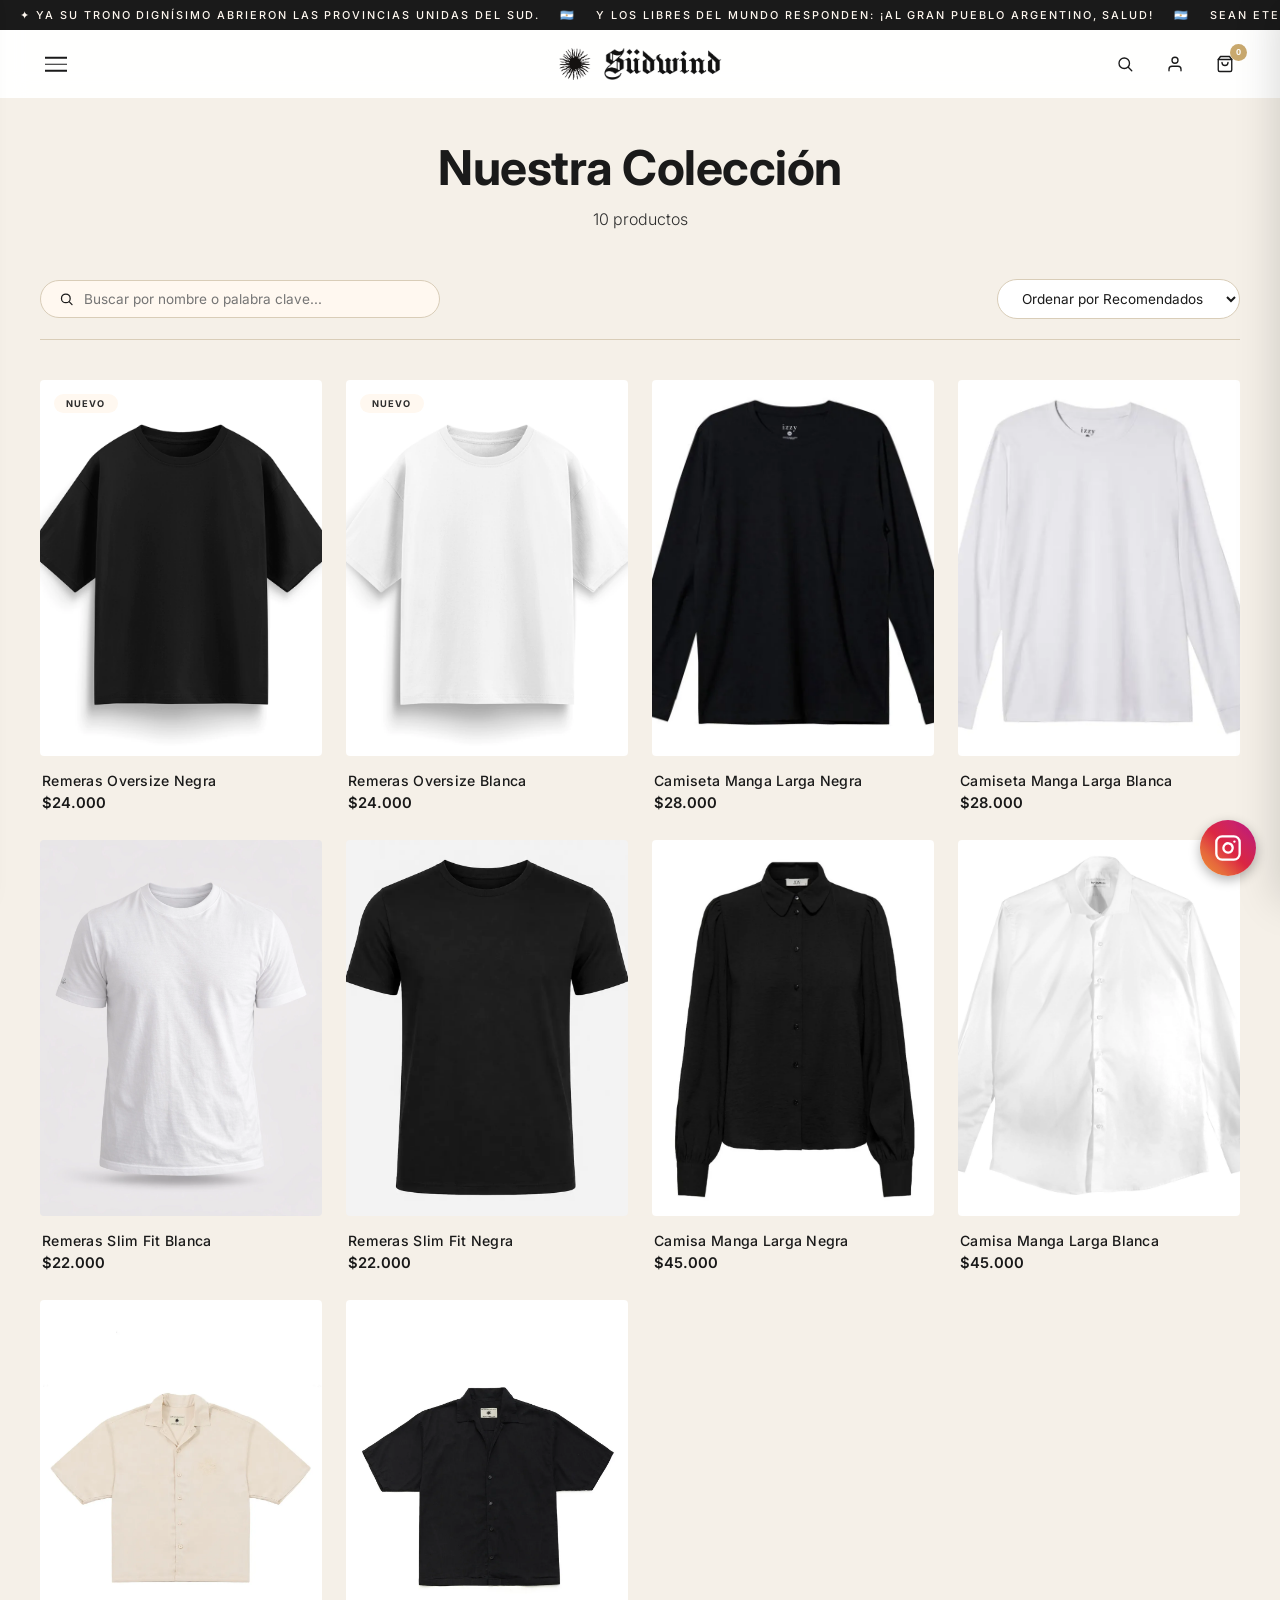
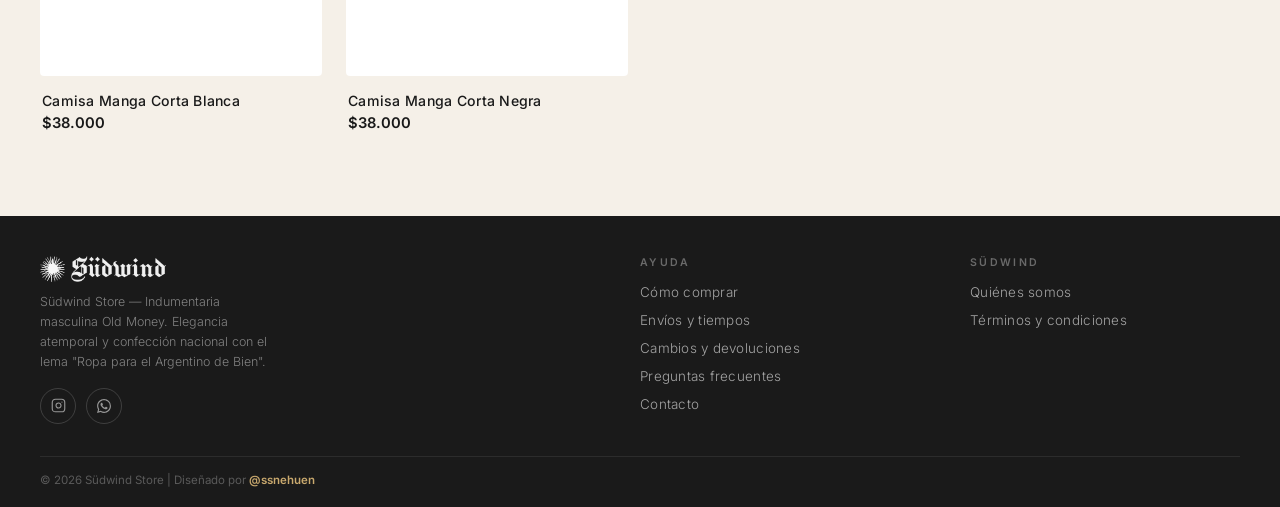
<file: catalogo.html>
<!DOCTYPE html>
<html lang="es">
<head>
<meta charset="UTF-8">
<meta name="viewport" content="width=device-width, initial-scale=1.0">
<title>Catálogo — SÜDWIND STORE</title>
<link href="https://fonts.googleapis.com/css2?family=Inter:opsz,wght@14..32,300;14..32,400;14..32,500;14..32,600;14..32,700;14..32,800&display=swap" rel="stylesheet">
<link rel="icon" type="image/webp" href="img/Logos/ss_transparent.png">
<link rel="stylesheet" href="css/style.css?v=11">
<style>
.catalog-page { max-width: 1440px; margin: 40px auto 80px; padding: 0 40px; min-height: 60vh; }
.catalog-header { text-align: center; margin-bottom: 50px; }
.catalog-title { font-family: var(--font-display); font-size: 3rem; font-weight: 700; color: var(--negro); letter-spacing: -0.01em; margin-bottom: 12px; }
.catalog-sub { font-size: 1rem; color: var(--gris-texto); font-weight: 300; }

.catalog-bar { display: flex; align-items: center; justify-content: space-between; border-bottom: 1px solid var(--gris-medio); padding-bottom: 20px; margin-bottom: 40px; gap: 20px; flex-wrap: wrap; }
.search-wrap { display: flex; flex: 1; max-width: 400px; border: 1px solid var(--gris-medio); border-radius: 999px; padding: 10px 18px; align-items: center; gap: 10px; background: var(--crema); transition: border-color 0.2s; }
.search-wrap:focus-within { border-color: var(--rosa-acento); }
.search-wrap input { border: none; background: none; outline: none; width: 100%; font-family: var(--font-body); font-size: 0.85rem; color: var(--negro); }

.filter-wrap select { padding: 10px 20px; border-radius: 999px; border: 1px solid var(--gris-medio); background: var(--blanco); font-family: var(--font-body); font-size: 0.85rem; color: var(--negro); outline: none; cursor: pointer; }

.empty-state { text-align: center; padding: 80px 0; color: var(--gris-texto); display: none; }
.empty-state h3 { font-size: 1.5rem; color: var(--negro); margin-bottom: 10px; font-weight: 600; }

@media(max-width: 768px) {
  .catalog-page { padding: 0 20px; margin: 30px auto 60px; }
  .catalog-title { font-size: 2.2rem; }
  .catalog-bar { flex-direction: column; align-items: stretch; }
  .search-wrap { max-width: 100%; }
}
</style>
</head>
<body>

<!-- -- HEADER -- -->
<header id="header">
  <div class="header-top">
    <div class="header-top-track">
      <div class="header-top-item">
        ✦ Ya su trono dignísimo abrieron las Provincias Unidas del Sud. &nbsp;&nbsp; 🇦🇷 &nbsp;&nbsp; Y los libres del mundo responden: ¡Al gran pueblo argentino, salud! &nbsp;&nbsp; 🇦🇷 &nbsp;&nbsp; Sean eternos los laureles que supimos conseguir. &nbsp;&nbsp; 🇦🇷 &nbsp;&nbsp; Coronados de gloria vivamos, o juremos con gloria morir. &nbsp;&nbsp; ✦ &nbsp;&nbsp; Ya su trono dignísimo abrieron las Provincias Unidas del Sud. &nbsp;&nbsp; 🇦🇷 &nbsp;&nbsp; Y los libres del mundo responden: ¡Al gran pueblo argentino, salud! &nbsp;&nbsp; 🇦🇷 &nbsp;&nbsp; Sean eternos los laureles que supimos conseguir. &nbsp;&nbsp; 🇦🇷 &nbsp;&nbsp; Coronados de gloria vivamos, o juremos con gloria morir. &nbsp;&nbsp; ✦
      </div>
    </div>
  </div>
  <div class="header-main">
    <a href="index.html" class="logo-wrap">
      <img src="img/Logos/ss_transparent.png" alt="Logo" class="sol-andino" style="height: 32px; object-fit: contain; margin-right: 6px; display: block;">
      <img src="img/Logos/sudwind.png" alt="SÜDWIND" class="logo-img" style="height: 32px; object-fit: contain; display: block;">
    </a>
    
    <div class="header-icons">
      <a href="catalogo.html?search=focus" class="icon-btn" aria-label="Buscar" style="text-decoration:none;">
        <svg width="18" height="18" viewBox="0 0 24 24" fill="none" stroke="currentColor" stroke-width="1.8" stroke-linecap="round" stroke-linejoin="round"><circle cx="11" cy="11" r="7"/><path d="m21 21-4.35-4.35"/></svg>
      </a>

      <a href="cuenta.html" class="icon-btn" aria-label="Mi Cuenta" style="text-decoration:none;">
        <svg width="18" height="18" viewBox="0 0 24 24" fill="none" stroke="currentColor" stroke-width="1.8" stroke-linecap="round" stroke-linejoin="round"><path d="M20 21v-2a4 4 0 0 0-4-4H8a4 4 0 0 0-4 4v2"/><circle cx="12" cy="7" r="4"/></svg>
      </a>

      <button class="icon-btn" id="cart-btn" aria-label="Carrito">
        <svg width="18" height="18" viewBox="0 0 24 24" fill="none" stroke="currentColor" stroke-width="1.8" stroke-linecap="round" stroke-linejoin="round"><path d="M6 2 3 6v14a2 2 0 0 0 2 2h14a2 2 0 0 0 2-2V6l-3-4Z"/><line x1="3" y1="6" x2="21" y2="6"/><path d="M16 10a4 4 0 0 1-8 0"/></svg>
        <span class="cart-pill" id="cart-count">0</span>
      </button>
      <button class="hamburger" id="hamburger" aria-label="Menú">
        <span></span><span></span><span></span>
      </button>
    </div>
  </div>
  <nav class="mob-nav" id="mob-nav">
    <div class="mob-nav-logo">
      <a href="index.html" class="logo-wrap" style="justify-content: flex-start; gap: 6px; padding: 10px 0; align-items: center;">
        <img src="img/Logos/ss_transparent.png" alt="Logo" class="sol-andino" style="height: 26px; object-fit: contain; display: block;">
        <img src="img/Logos/sudwind.png" alt="SÜDWIND" class="logo-img" style="height: 26px; object-fit: contain; display: block;">
      </a>
    </div>
    <a href="cuenta.html" style="color: var(--rosa-acento); font-weight: 600;">Mi Cuenta / Favs</a>
    <a href="catalogo.html">Ver todo</a>
    <a href="catalogo.html?cat=Remeras">Remeras</a>
    <a href="catalogo.html?cat=Camisas">Camisas</a>
  </nav>
</header>

<div class="catalog-page">
  <div class="catalog-header">
    <h1 class="catalog-title" id="cat-title">Nuestra Colección</h1>
    <p class="catalog-sub" id="cat-count">Cargando...</p>
  </div>
  
  <div class="catalog-bar">
    <div class="search-wrap">
      <svg width="16" height="16" viewBox="0 0 24 24" fill="none" stroke="currentColor" stroke-width="2" stroke-linecap="round"><circle cx="11" cy="11" r="7"/><path d="m21 21-4.35-4.35"/></svg>
      <input type="text" id="search-input" placeholder="Buscar por nombre o palabra clave...">
    </div>
    
    <div class="filter-wrap">
      <select id="sort-select">
        <option value="default">Ordenar por Recomendados</option>
        <option value="price-asc">Precio: de menor a mayor</option>
        <option value="price-desc">Precio: de mayor a menor</option>
        <option value="name-asc">Nombre: A - Z</option>
      </select>
    </div>
  </div>

  <div class="prod-grid" id="catalog-grid">
    <!-- Generado con JS -->
  </div>
  
  <div class="empty-state" id="empty-state">
    <h3>No encontramos resultados</h3>
    <p>Intenta con otra palabra clave o vuelve a ver todo el catálogo.</p>
    <a href="catalogo.html" class="btn-agregar" style="max-width:200px; margin:20px auto 0;">Ver todo</a>
  </div>
</div>

<!-- -- FOOTER -- -->
<footer>
  <div class="footer-grid">
    <div class="foot-brand">
      <a href="#" class="logo-wrap" style="color:var(--blanco); justify-content: flex-start; gap: 6px; align-items: center;">
        <img src="img/Logos/ss_transparent.png" alt="Logo" class="sol-andino" style="height: 26px; object-fit: contain; filter: brightness(0) invert(1); display: block;">
        <img src="img/Logos/sudwind.png" alt="SÜDWIND" class="logo-img" style="height: 26px; object-fit: contain; filter: brightness(0) invert(1); display: block;">
      </a>
      <p style="margin-top: 10px;">Südwind Store — Indumentaria masculina Old Money. Elegancia atemporal y confección nacional con el lema "Ropa para el Argentino de Bien".</p>
      <div class="social-row">
        <a href="https://www.instagram.com/sudwind.ar/" target="_blank" class="soc-btn" aria-label="Instagram">
          <svg width="15" height="15" viewBox="0 0 24 24" fill="none" stroke="currentColor" stroke-width="1.8" stroke-linecap="round" stroke-linejoin="round"><rect x="2" y="2" width="20" height="20" rx="5"/><path d="M16 11.37A4 4 0 1 1 12.63 8 4 4 0 0 1 16 11.37z"/><line x1="17.5" y1="6.5" x2="17.51" y2="6.5"/></svg>
        </a>
        <a href="https://wa.me/[TuWhatsApp]" target="_blank" class="soc-btn" aria-label="WhatsApp">
          <svg width="14" height="14" viewBox="0 0 24 24" fill="currentColor"><path d="M17.472 14.382c-.297-.149-1.758-.867-2.03-.967-.273-.099-.471-.148-.67.15-.197.297-.767.966-.94 1.164-.173.199-.347.223-.644.075-.297-.15-1.255-.463-2.39-1.475-.883-.788-1.48-1.761-1.653-2.059-.173-.297-.018-.458.13-.606.134-.133.298-.347.446-.52.149-.174.198-.298.298-.497.099-.198.05-.371-.025-.52-.075-.149-.669-1.612-.916-2.207-.242-.579-.487-.5-.669-.51-.173-.008-.371-.01-.57-.01-.198 0-.52.074-.792.372-.272.297-1.04 1.016-1.04 2.479 0 1.462 1.065 2.875 1.213 3.074.149.198 2.096 3.2 5.077 4.487.709.306 1.262.489 1.694.625.712.227 1.36.195 1.871.118.571-.085 1.758-.719 2.006-1.413.248-.694.248-1.289.173-1.413-.074-.124-.272-.198-.57-.347m-5.421 7.403h-.004a9.87 9.87 0 0 1-5.031-1.378l-.361-.214-3.741.982.998-3.648-.235-.374a9.86 9.86 0 0 1-1.51-5.26c.001-5.45 4.436-9.884 9.888-9.884 2.64 0 5.122 1.03 6.988 2.898a9.825 9.825 0 0 1 2.893 6.994c-.003 5.45-4.437 9.884-9.885 9.884m8.413-18.297A11.815 11.815 0 0 0 12.05 0C5.495 0 .16 5.335.157 11.892c0 2.096.547 4.142 1.588 5.945L.057 24l6.305-1.654a11.882 11.882 0 0 0 5.683 1.448h.005c6.554 0 11.89-5.335 11.893-11.893a11.821 11.821 0 0 0-3.48-8.413Z"/></svg>
        </a>
      </div>
    </div>
    <div class="foot-col">
      <h4>Ayuda</h4>
      <ul>
        <li><a href="ayuda.html#pagos">Cómo comprar</a></li>
        <li><a href="ayuda.html#envios">Envíos y tiempos</a></li>
        <li><a href="ayuda.html#cambios">Cambios y devoluciones</a></li>
        <li><a href="ayuda.html">Preguntas frecuentes</a></li>
        <li><a href="https://wa.me/[TuWhatsApp]" target="_blank">Contacto</a></li>
      </ul>
    </div>
    <div class="foot-col">
      <h4>Südwind</h4>
      <ul>
        <li><a href="index.html">Quiénes somos</a></li>
        <li><a href="ayuda.html">Términos y condiciones</a></li>
      </ul>
    </div>

  </div>
  <div class="footer-bottom">
    <p>© 2026 Südwind Store | Diseñado por <a href="https://www.instagram.com/ssnehuen/" target="_blank" style="color: var(--rosa-acento); text-decoration: none; font-weight: 600;">@ssnehuen</a></p>

  </div>
</footer>

<!-- TOAST -->
<div class="toast" id="toast">
  <span class="t-icon">🤍</span>
  <span id="toast-msg">¡Producto agregado!</span>
</div>

<script src="js/main.js?v=24"></script>
<script>
document.addEventListener('DOMContentLoaded', () => {
  const params = new URLSearchParams(window.location.search);
  const cat = params.get('cat');
  const tag = params.get('tag');
  const doSearch = params.get('search');
  
  const searchInput = document.getElementById('search-input');
  const sortSelect = document.getElementById('sort-select');
  
  if (doSearch === 'focus') {
    searchInput.focus();
  }

  if (cat) {
    document.getElementById('cat-title').textContent = cat;
  } else if (tag === 'new') {
    document.getElementById('cat-title').textContent = "New In";
  } else if (tag === 'sale') {
    document.getElementById('cat-title').textContent = "Sale";
  }

  function renderCatalog() {
    const query = searchInput.value.toLowerCase().trim();
    const sort = sortSelect.value;
    
    let filtered = PRODUCTS.filter(p => {
      if (cat && p.cat.toLowerCase() !== cat.toLowerCase()) return false;
      if (tag === 'sale' && !p.priceOld) return false;
      if (query && !p.name.toLowerCase().includes(query) && !p.cat.toLowerCase().includes(query)) return false;
      return true;
    });

    if (sort === 'price-asc') filtered.sort((a,b) => a.price - b.price);
    else if (sort === 'price-desc') filtered.sort((a,b) => b.price - a.price);
    else if (sort === 'name-asc') filtered.sort((a,b) => a.name.localeCompare(b.name));

    document.getElementById('cat-count').textContent = `${filtered.length} producto${filtered.length !== 1 ? 's' : ''}`;

    const grid = document.getElementById('catalog-grid');
    const empty = document.getElementById('empty-state');
    grid.innerHTML = '';
    
    if (filtered.length === 0) {
      grid.style.display = 'none';
      empty.style.display = 'block';
    } else {
      grid.style.display = 'grid';
      empty.style.display = 'none';
      
      filtered.forEach((p, i) => {
        const delay = `d${(i % 4) + 1}`;
        let badgeHtml = '';
        if (p.priceOld) badgeHtml = `<span class="prod-badge badge-best" style="background:var(--bordo);color:var(--blanco);">SALE</span>`;
        else if (tag === 'new' || i < 2) badgeHtml = `<span class="prod-badge badge-new">NUEVO</span>`;
        
        const card = document.createElement('a');
        card.href = `producto.html?id=${p.id}`;
        card.className = `prod-card fade-in ${delay} vis`;
        card.style.textDecoration = 'none';
        
        let priceHtml = `<span class="price">${formatPrice(p.price)}</span>`;
        if (p.desc.includes('AGOTADO')) {
             badgeHtml = `<span class="prod-badge badge-best" style="background:var(--bordo);color:var(--blanco);">AGOTADO</span>`;
             priceHtml = `<span class="price" style="text-decoration:line-through;color:var(--gris-texto);">${formatPrice(p.price)}</span>`;
        }

        card.innerHTML = `
          <div class="prod-img-box">
            ${badgeHtml}
            <button class="prod-wish" onclick="event.preventDefault(); showToast('🤍', '¡Agregado a favoritos!');">♡</button>
            <img src="${p.imgs[0]}" alt="${p.name}" loading="lazy" ${p.desc.includes('AGOTADO') ? 'style="filter:grayscale(1)"' : ''}>
            <div class="prod-cta">+ Ver detalle</div>
          </div>
          <div class="prod-info">
            <div class="prod-name">${p.name}</div>
            <div class="prod-prices">${priceHtml}</div>
          </div>
        `;
        grid.appendChild(card);
      });
      updateWishlistButtons();
    }
  }

  searchInput.addEventListener('input', renderCatalog);
  sortSelect.addEventListener('change', renderCatalog);
  renderCatalog();
});
</script>

<!-- BOTTOM NAV (MOBILE) -->
<nav class="bottom-nav" id="bottom-nav">
  <div class="bottom-nav-inner">
    <a href="index.html" class="bn-item" aria-label="Inicio">
      <svg width="20" height="20" viewBox="0 0 24 24" fill="none" stroke="currentColor" stroke-width="1.8" stroke-linecap="round" stroke-linejoin="round"><path d="M3 9l9-7 9 7v11a2 2 0 0 1-2 2H5a2 2 0 0 1-2-2z"/><polyline points="9 22 9 12 15 12 15 22"/></svg>
      <span class="bn-label">Inicio</span>
    </a>
    <a href="catalogo.html" class="bn-item active" aria-label="Catálogo">
      <svg width="20" height="20" viewBox="0 0 24 24" fill="none" stroke="currentColor" stroke-width="1.8" stroke-linecap="round" stroke-linejoin="round"><rect x="3" y="3" width="7" height="7"/><rect x="14" y="3" width="7" height="7"/><rect x="14" y="14" width="7" height="7"/><rect x="3" y="14" width="7" height="7"/></svg>
      <span class="bn-label">Catálogo</span>
    </a>
    <a href="catalogo.html?search=focus" class="bn-item" aria-label="Buscar">
      <svg width="20" height="20" viewBox="0 0 24 24" fill="none" stroke="currentColor" stroke-width="1.8" stroke-linecap="round" stroke-linejoin="round"><circle cx="11" cy="11" r="7"/><path d="m21 21-4.35-4.35"/></svg>
      <span class="bn-label">Buscar</span>
    </a>
    <button class="bn-item" id="bn-cart" aria-label="Carrito">
      <svg width="20" height="20" viewBox="0 0 24 24" fill="none" stroke="currentColor" stroke-width="1.8" stroke-linecap="round" stroke-linejoin="round"><path d="M6 2 3 6v14a2 2 0 0 0 2 2h14a2 2 0 0 0 2-2V6l-3-4Z"/><line x1="3" y1="6" x2="21" y2="6"/><path d="M16 10a4 4 0 0 1-8 0"/></svg>
      <span class="bn-badge" id="bn-cart-count">0</span>
      <span class="bn-label">Carrito</span>
    </button>
  </div>
</nav>

</body>
</html>
</file>
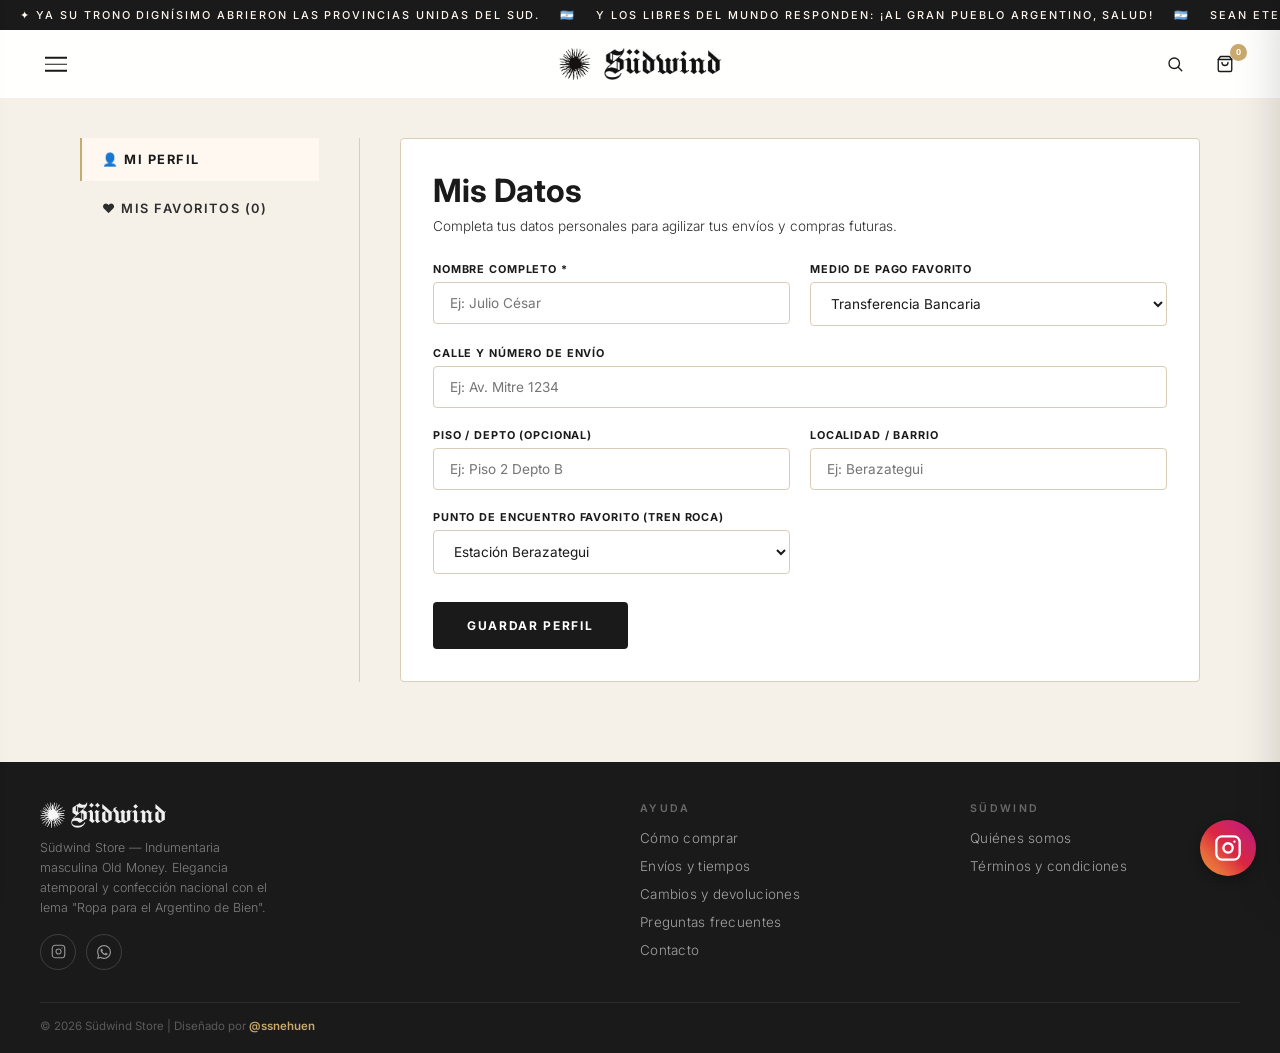
<file: cuenta.html>
<!DOCTYPE html>
<html lang="es">
<head>
<meta charset="UTF-8">
<meta name="viewport" content="width=device-width, initial-scale=1.0">
<title>Mi Cuenta — SÜDWIND STORE</title>
<link href="https://fonts.googleapis.com/css2?family=Inter:opsz,wght@14..32,300;14..32,400;14..32,500;14..32,600;14..32,700;14..32,800&display=swap" rel="stylesheet">
<link rel="icon" type="image/webp" href="img/Logos/ss_transparent.png">
<link rel="stylesheet" href="css/style.css?v=11">
<style>
/* Layout y Estilos de la Cuenta */
.account-container { max-width: 1200px; margin: 40px auto 80px; padding: 0 40px; display: grid; grid-template-columns: 280px 1fr; gap: 40px; min-height: 60vh; }
.account-sidebar { display: flex; flex-direction: column; gap: 6px; border-right: 1px solid var(--gris-medio); padding-right: 40px; }

.acc-tab-btn {
  background: none; border: none; padding: 14px 20px; font-family: var(--font-body);
  font-size: 0.80rem; font-weight: 600; letter-spacing: 0.12em; text-transform: uppercase;
  text-align: left; cursor: pointer; color: var(--gris-texto); border-left: 2.5px solid transparent;
  transition: all var(--transition);
}
.acc-tab-btn.active { color: var(--negro); border-left-color: var(--rosa-acento); font-weight: 700; background: var(--gris-claro); }
.acc-tab-btn:hover:not(.active) { color: var(--negro); background: var(--gris-claro); }

.account-content { min-height: 450px; }
.account-section { display: none; }
.account-section.active { display: block; }

/* Sección Perfil */
.profile-card { border: 1px solid var(--gris-medio); border-radius: var(--radius); background: var(--blanco); padding: 32px; }
.profile-title { font-family: var(--font-display); font-size: 2rem; font-weight: 700; margin-bottom: 8px; color: var(--negro); }
.profile-subtitle { font-size: 0.85rem; color: var(--gris-texto); margin-bottom: 28px; font-weight: 300; }
.profile-grid { display: grid; grid-template-columns: 1fr 1fr; gap: 20px; margin-bottom: 28px; }
.profile-group { display: flex; flex-direction: column; gap: 6px; }
.profile-group.full-width { grid-column: span 2; }
.profile-label { font-size: 0.68rem; font-weight: 700; letter-spacing: 0.08em; text-transform: uppercase; color: var(--negro); }
.profile-input {
  width: 100%; padding: 12px 16px; border: 1px solid var(--gris-medio); border-radius: var(--radius);
  font-family: var(--font-body); font-size: 0.85rem; color: var(--negro); outline: none; transition: border-color var(--transition);
  background: var(--blanco); box-sizing: border-box;
}
.profile-input:focus { border-color: var(--rosa-acento); }
.btn-save-profile {
  display: inline-flex; align-items: center; justify-content: center; gap: 10px;
  background: var(--negro); color: var(--blanco); border: 2px solid var(--negro); padding: 14px 32px;
  font-family: var(--font-body); font-size: 0.75rem; font-weight: 700; letter-spacing: 0.14em;
  text-transform: uppercase; border-radius: var(--radius); cursor: pointer; transition: all var(--transition);
}
.btn-save-profile:hover { background: var(--blanco); color: var(--negro); }

/* Sección Favoritos */
.favorites-title { font-family: var(--font-display); font-size: 2rem; font-weight: 700; margin-bottom: 8px; color: var(--negro); }
.favorites-subtitle { font-size: 0.85rem; color: var(--gris-texto); margin-bottom: 28px; font-weight: 300; }
.fav-grid { display: grid; grid-template-columns: repeat(3, 1fr); gap: 24px; }
.fav-card { position: relative; border: 1px solid var(--gris-medio); border-radius: var(--radius); overflow: hidden; background: var(--blanco); display: flex; flex-direction: column; transition: transform var(--transition); }
.fav-card:hover { transform: translateY(-4px); }
.fav-img-box { position: relative; aspect-ratio: 3/4; background: var(--crema); overflow: hidden; }
.fav-img-box img { width: 100%; height: 100%; object-fit: cover; display: block; transition: transform 0.6s ease; }
.fav-card:hover .fav-img-box img { transform: scale(1.05); }
.fav-del-btn { position: absolute; top: 12px; right: 12px; width: 32px; height: 32px; border-radius: 50%; background: rgba(255, 255, 255, 0.9); border: none; cursor: pointer; display: flex; align-items: center; justify-content: center; color: var(--bordo); font-size: 1.1rem; box-shadow: 0 2px 8px rgba(0,0,0,0.1); transition: all var(--transition); z-index: 2; }
.fav-del-btn:hover { background: var(--rosa-pastel); transform: scale(1.1); }
.fav-info { padding: 16px; flex-grow: 1; display: flex; flex-direction: column; gap: 8px; }
.fav-name { font-size: 0.82rem; font-weight: 600; text-transform: uppercase; color: var(--negro); letter-spacing: 0.02em; }
.fav-price { font-size: 0.88rem; font-weight: 700; color: var(--negro); margin-bottom: 4px; }
.btn-fav-add {
  margin-top: auto; width: 100%; background: var(--negro); color: var(--blanco); border: 2px solid var(--negro);
  padding: 10px; font-family: var(--font-body); font-size: 0.70rem; font-weight: 700; letter-spacing: 0.10em;
  text-transform: uppercase; border-radius: var(--radius); cursor: pointer; transition: all var(--transition);
  display: flex; align-items: center; justify-content: center; gap: 8px; text-decoration: none;
}
.btn-fav-add:hover { background: var(--blanco); color: var(--negro); }
.btn-fav-add.added { background: #2ecc71; border-color: #2ecc71; color: var(--blanco); cursor: default; }

.fav-empty { text-align: center; padding: 60px 0; color: var(--gris-texto); }
.fav-empty p { font-size: 0.95rem; margin-bottom: 20px; font-weight: 300; }
.fav-empty a { display: inline-block; padding: 14px 32px; background: var(--negro); color: var(--blanco); text-decoration: none; font-size: 0.72rem; font-weight: 700; letter-spacing: 0.14em; text-transform: uppercase; transition: background 0.2s; }
.fav-empty a:hover { background: var(--rosa-acento); }

@media(max-width: 900px) {
  .account-container { grid-template-columns: 1fr; gap: 24px; padding: 0 20px; margin: 30px auto 60px; }
  .account-sidebar { border-right: none; padding-right: 0; flex-direction: row; border-bottom: 1px solid var(--gris-medio); padding-bottom: 16px; overflow-x: auto; }
  .acc-tab-btn { border-left: none; border-bottom: 2.5px solid transparent; padding: 10px 16px; white-space: nowrap; }
  .acc-tab-btn.active { border-left-color: transparent; border-bottom-color: var(--rosa-acento); background: none; }
  .profile-grid { grid-template-columns: 1fr; }
  .profile-group.full-width { grid-column: span 1; }
  .fav-grid { grid-template-columns: repeat(2, 1fr); gap: 16px; }
}
@media(max-width: 500px) {
  .fav-grid { grid-template-columns: 1fr; }
}
</style>
</head>
<body>

<!-- -- HEADER -- -->
<header id="header">
  <div class="header-top">
    <div class="header-top-track">
      <div class="header-top-item">
        ✦ Ya su trono dignísimo abrieron las Provincias Unidas del Sud. &nbsp;&nbsp; 🇦🇷 &nbsp;&nbsp; Y los libres del mundo responden: ¡Al gran pueblo argentino, salud! &nbsp;&nbsp; 🇦🇷 &nbsp;&nbsp; Sean eternos los laureles que supimos conseguir. &nbsp;&nbsp; 🇦🇷 &nbsp;&nbsp; Coronados de gloria vivamos, o juremos con gloria morir. &nbsp;&nbsp; ✦ &nbsp;&nbsp; Ya su trono dignísimo abrieron las Provincias Unidas del Sud. &nbsp;&nbsp; 🇦🇷 &nbsp;&nbsp; Y los libres del mundo responden: ¡Al gran pueblo argentino, salud! &nbsp;&nbsp; 🇦🇷 &nbsp;&nbsp; Sean eternos los laureles que supimos conseguir. &nbsp;&nbsp; 🇦🇷 &nbsp;&nbsp; Coronados de gloria vivamos, o juremos con gloria morir. &nbsp;&nbsp; ✦
      </div>
    </div>
  </div>
  <div class="header-main">
    <a href="index.html" class="logo-wrap">
      <img src="img/Logos/ss_transparent.png" alt="Logo" class="sol-andino" style="height: 32px; object-fit: contain; margin-right: 6px; display: block;">
      <img src="img/Logos/sudwind.png" alt="SÜDWIND" class="logo-img" style="height: 32px; object-fit: contain; display: block;">
    </a>
    
    <div class="header-icons">
      <a href="catalogo.html?search=focus" class="icon-btn" aria-label="Buscar" style="text-decoration:none;">
        <svg width="18" height="18" viewBox="0 0 24 24" fill="none" stroke="currentColor" stroke-width="1.8" stroke-linecap="round" stroke-linejoin="round"><circle cx="11" cy="11" r="7"/><path d="m21 21-4.35-4.35"/></svg>
      </a>

      <button class="icon-btn" id="cart-btn" aria-label="Carrito">
        <svg width="18" height="18" viewBox="0 0 24 24" fill="none" stroke="currentColor" stroke-width="1.8" stroke-linecap="round" stroke-linejoin="round"><path d="M6 2 3 6v14a2 2 0 0 0 2 2h14a2 2 0 0 0 2-2V6l-3-4Z"/><line x1="3" y1="6" x2="21" y2="6"/><path d="M16 10a4 4 0 0 1-8 0"/></svg>
        <span class="cart-pill" id="cart-count">0</span>
      </button>
      <button class="hamburger" id="hamburger" aria-label="Menú">
        <span></span><span></span><span></span>
      </button>
    </div>
  </div>
  <nav class="mob-nav" id="mob-nav">
    <div class="mob-nav-logo">
      <a href="index.html" class="logo-wrap" style="justify-content: flex-start; gap: 6px; padding: 10px 0; align-items: center;">
        <img src="img/Logos/ss_transparent.png" alt="Logo" class="sol-andino" style="height: 26px; object-fit: contain; display: block;">
        <img src="img/Logos/sudwind.png" alt="SÜDWIND" class="logo-img" style="height: 26px; object-fit: contain; display: block;">
      </a>
    </div>
    <a href="catalogo.html">Ver todo</a>
    <a href="catalogo.html?cat=Remeras">Remeras</a>
    <a href="catalogo.html?cat=Camisas">Camisas</a>
  </nav>
</header>

<div class="account-container">
  <!-- Sidebar de Navegación de Cuenta -->
  <aside class="account-sidebar">
    <button class="acc-tab-btn active" onclick="switchTab('profile-sec')">👤 Mi Perfil</button>
    <button class="acc-tab-btn" onclick="switchTab('favorites-sec')">❤️ Mis Favoritos (<span id="fav-badge-count">0</span>)</button>
  </aside>

  <!-- Contenido de las Secciones -->
  <main class="account-content">
    <!-- SECCIÓN PERFIL -->
    <section class="account-section active" id="profile-sec">
      <div class="profile-card">
        <h1 class="profile-title">Mis Datos</h1>
        <p class="profile-subtitle">Completa tus datos personales para agilizar tus envíos y compras futuras.</p>
        
        <form id="profile-form" onsubmit="saveProfile(event)">
          <div class="profile-grid">
            <div class="profile-group">
              <label class="profile-label">Nombre Completo *</label>
              <input type="text" class="profile-input" id="prof-name" placeholder="Ej: César Augusto" required>
            </div>
            
            <div class="profile-group">
              <label class="profile-label">Medio de Pago Favorito</label>
              <select class="profile-input" id="prof-payment">
                <option value="Transferencia Bancaria">Transferencia Bancaria</option>
                <option value="Efectivo">Efectivo</option>
                <option value="MercadoPago">MercadoPago</option>
              </select>
            </div>

            <div class="profile-group full-width">
              <label class="profile-label">Calle y Número de Envío</label>
              <input type="text" class="profile-input" id="prof-address" placeholder="Ej: Av. Mitre 1234">
            </div>

            <div class="profile-group">
              <label class="profile-label">Piso / Depto (Opcional)</label>
              <input type="text" class="profile-input" id="prof-floor" placeholder="Ej: Piso 2 Depto B">
            </div>

            <div class="profile-group">
              <label class="profile-label">Localidad / Barrio</label>
              <input type="text" class="profile-input" id="prof-city" placeholder="Ej: Berazategui">
            </div>

            <div class="profile-group">
              <label class="profile-label">Punto de encuentro favorito (Tren Roca)</label>
              <select class="profile-input" id="prof-station">
                <option value="Estación Berazategui">Estación Berazategui</option>
                <option value="Estación Plátanos">Estación Plátanos</option>
                <option value="Estación Hudson">Estación Hudson</option>
                <option value="Estación Ranelagh">Estación Ranelagh</option>
                <option value="Estación Ezpeleta">Estación Ezpeleta</option>
                <option value="Estación Quilmes">Estación Quilmes</option>
                <option value="Estación Bernal">Estación Bernal</option>
              </select>
            </div>
          </div>
          
          <button type="submit" class="btn-save-profile">Guardar Perfil</button>
        </form>
      </div>
    </section>

    <!-- SECCIÓN FAVORITOS -->
    <section class="account-section" id="favorites-sec">
      <h1 class="favorites-title">Mis Favoritos</h1>
      <p class="favorites-subtitle">Prendas y accesorios que guardaste para verlos cuando quieras.</p>
      
      <div id="favorites-container">
        <!-- Cargado dinámicamente -->
      </div>
    </section>
  </main>
</div>

<!-- TOAST -->
<div class="toast" id="toast">
  <span class="t-icon">🤍</span>
  <span id="toast-msg">¡Producto agregado!</span>
</div>

<!-- -- FOOTER -- -->
<footer>
  <div class="footer-grid">
    <div class="foot-brand">
      <a href="#" class="logo-wrap" style="color:var(--blanco); justify-content: flex-start; gap: 6px; align-items: center;">
        <img src="img/Logos/ss_transparent.png" alt="Logo" class="sol-andino" style="height: 26px; object-fit: contain; filter: brightness(0) invert(1); display: block;">
        <img src="img/Logos/sudwind.png" alt="SÜDWIND" class="logo-img" style="height: 26px; object-fit: contain; filter: brightness(0) invert(1); display: block;">
      </a>
      <p style="margin-top: 10px;">Südwind Store — Indumentaria masculina Old Money. Elegancia atemporal y confección nacional con el lema "Ropa para el Argentino de Bien".</p>
      <div class="social-row">
        <a href="https://www.instagram.com/sudwind.ar/" target="_blank" class="soc-btn" aria-label="Instagram">
          <svg width="15" height="15" viewBox="0 0 24 24" fill="none" stroke="currentColor" stroke-width="1.8" stroke-linecap="round" stroke-linejoin="round"><rect x="2" y="2" width="20" height="20" rx="5"/><path d="M16 11.37A4 4 0 1 1 12.63 8 4 4 0 0 1 16 11.37z"/><line x1="17.5" y1="6.5" x2="17.51" y2="6.5"/></svg>
        </a>
        <a href="https://wa.me/[TuWhatsApp]" target="_blank" class="soc-btn" aria-label="WhatsApp">
          <svg width="14" height="14" viewBox="0 0 24 24" fill="currentColor"><path d="M17.472 14.382c-.297-.149-1.758-.867-2.03-.967-.273-.099-.471-.148-.67.15-.197.297-.767.966-.94 1.164-.173.199-.347.223-.644.075-.297-.15-1.255-.463-2.39-1.475-.883-.788-1.48-1.761-1.653-2.059-.173-.297-.018-.458.13-.606.134-.133.298-.347.446-.52.149-.174.198-.298.298-.497.099-.198.05-.371-.025-.52-.075-.149-.669-1.612-.916-2.207-.242-.579-.487-.5-.669-.51-.173-.008-.371-.01-.57-.01-.198 0-.52.074-.792.372-.272.297-1.04 1.016-1.04 2.479 0 1.462 1.065 2.875 1.213 3.074.149.198 2.096 3.2 5.077 4.487.709.306 1.262.489 1.694.625.712.227 1.36.195 1.871.118.571-.085 1.758-.719 2.006-1.413.248-.694.248-1.289.173-1.413-.074-.124-.272-.198-.57-.347m-5.421 7.403h-.004a9.87 9.87 0 0 1-5.031-1.378l-.361-.214-3.741.982.998-3.648-.235-.374a9.86 9.86 0 0 1-1.51-5.26c.001-5.45 4.436-9.884 9.888-9.884 2.64 0 5.122 1.03 6.988 2.898a9.825 9.825 0 0 1 2.893 6.994c-.003 5.45-4.437 9.884-9.885 9.884m8.413-18.297A11.815 11.815 0 0 0 12.05 0C5.495 0 .16 5.335.157 11.892c0 2.096.547 4.142 1.588 5.945L.057 24l6.305-1.654a11.882 11.882 0 0 0 5.683 1.448h.005c6.554 0 11.89-5.335 11.893-11.893a11.821 11.821 0 0 0-3.48-8.413Z"/></svg>
        </a>
      </div>
    </div>
    <div class="foot-col">
      <h4>Ayuda</h4>
      <ul>
        <li><a href="ayuda.html#pagos">Cómo comprar</a></li>
        <li><a href="ayuda.html#envios">Envíos y tiempos</a></li>
        <li><a href="ayuda.html#cambios">Cambios y devoluciones</a></li>
        <li><a href="ayuda.html">Preguntas frecuentes</a></li>
        <li><a href="https://wa.me/[TuWhatsApp]" target="_blank">Contacto</a></li>
      </ul>
    </div>
    <div class="foot-col">
      <h4>Südwind</h4>
      <ul>
        <li><a href="index.html">Quiénes somos</a></li>
        <li><a href="ayuda.html">Términos y condiciones</a></li>
      </ul>
    </div>
  </div>
  <div class="footer-bottom">
    <p>© 2026 Südwind Store | Diseñado por <a href="https://www.instagram.com/ssnehuen/" target="_blank" style="color: var(--rosa-acento); text-decoration: none; font-weight: 600;">@ssnehuen</a></p>
  </div>
</footer>

<!-- BOTTOM NAV (MOBILE) -->
<nav class="bottom-nav" id="bottom-nav">
  <div class="bottom-nav-inner">
    <a href="index.html" class="bn-item" aria-label="Inicio">
      <svg width="20" height="20" viewBox="0 0 24 24" fill="none" stroke="currentColor" stroke-width="1.8" stroke-linecap="round" stroke-linejoin="round"><path d="M3 9l9-7 9 7v11a2 2 0 0 1-2 2H5a2 2 0 0 1-2-2z"/><polyline points="9 22 9 12 15 12 15 22"/></svg>
      <span class="bn-label">Inicio</span>
    </a>
    <a href="catalogo.html" class="bn-item" aria-label="Catálogo">
      <svg width="20" height="20" viewBox="0 0 24 24" fill="none" stroke="currentColor" stroke-width="1.8" stroke-linecap="round" stroke-linejoin="round"><rect x="3" y="3" width="7" height="7"/><rect x="14" y="3" width="7" height="7"/><rect x="14" y="14" width="7" height="7"/><rect x="3" y="14" width="7" height="7"/></svg>
      <span class="bn-label">Catálogo</span>
    </a>
    <a href="catalogo.html?search=focus" class="bn-item" aria-label="Buscar">
      <svg width="20" height="20" viewBox="0 0 24 24" fill="none" stroke="currentColor" stroke-width="1.8" stroke-linecap="round" stroke-linejoin="round"><circle cx="11" cy="11" r="7"/><path d="m21 21-4.35-4.35"/></svg>
      <span class="bn-label">Buscar</span>
    </a>
    <button class="bn-item" id="bn-cart" aria-label="Carrito">
      <svg width="20" height="20" viewBox="0 0 24 24" fill="none" stroke="currentColor" stroke-width="1.8" stroke-linecap="round" stroke-linejoin="round"><path d="M6 2 3 6v14a2 2 0 0 0 2 2h14a2 2 0 0 0 2-2V6l-3-4Z"/><line x1="3" y1="6" x2="21" y2="6"/><path d="M16 10a4 4 0 0 1-8 0"/></svg>
      <span class="bn-badge" id="bn-cart-count">0</span>
      <span class="bn-label">Carrito</span>
    </button>
  </div>
</nav>

<script src="js/main.js?v=24"></script>
<script>
// Switch between tabs
function switchTab(tabId) {
  document.querySelectorAll('.account-section').forEach(sec => sec.classList.remove('active'));
  document.querySelectorAll('.acc-tab-btn').forEach(btn => btn.classList.remove('active'));
  
  document.getElementById(tabId).classList.add('active');
  
  // Find which button triggered and make it active
  const triggerBtn = Array.from(document.querySelectorAll('.acc-tab-btn')).find(btn => btn.getAttribute('onclick').includes(tabId));
  if (triggerBtn) triggerBtn.classList.add('active');
  
  if (tabId === 'favorites-sec') {
    renderFavoritesGrid();
  }
}

// Load Profile Data
function loadProfile() {
  const profile = JSON.parse(localStorage.getItem('sudwind_profile')) || {};
  if (profile.name) document.getElementById('prof-name').value = profile.name;
  if (profile.payment) document.getElementById('prof-payment').value = profile.payment;
  if (profile.address) document.getElementById('prof-address').value = profile.address;
  if (profile.floor) document.getElementById('prof-floor').value = profile.floor;
  if (profile.city) document.getElementById('prof-city').value = profile.city;
  if (profile.station) document.getElementById('prof-station').value = profile.station;
  
  document.getElementById('fav-badge-count').textContent = favorites.length;
}

// Save Profile Data
function saveProfile(e) {
  e.preventDefault();
  const name = document.getElementById('prof-name').value.trim();
  const payment = document.getElementById('prof-payment').value;
  const address = document.getElementById('prof-address').value.trim();
  const floor = document.getElementById('prof-floor').value.trim();
  const city = document.getElementById('prof-city').value.trim();
  const station = document.getElementById('prof-station').value;

  const profile = { name, payment, address, floor, city, station, delivery: address ? 'Coordinar envío' : 'Coordinar punto de encuentro' };
  localStorage.setItem('sudwind_profile', JSON.stringify(profile));
  showToast('👤', 'Perfil guardado con éxito');
}

// Render Favorites Grid
function renderFavoritesGrid() {
  const container = document.getElementById('favorites-container');
  document.getElementById('fav-badge-count').textContent = favorites.length;

  if (favorites.length === 0) {
    container.innerHTML = `
      <div class="fav-empty">
        <p>Aún no tienes productos agregados a tus favoritos.</p>
        <a href="catalogo.html">Ver catálogo</a>
      </div>
    `;
    return;
  }

  let html = '<div class="fav-grid">';
  favorites.forEach(pid => {
    const p = PRODUCTS.find(x => x.id === pid);
    if (p) {
      const isAgotado = p.desc.includes('AGOTADO');
      let priceHtml = `<span>${formatPrice(p.price)}</span>`;
      let agotadoStyle = '';
      if (isAgotado) {
        agotadoStyle = 'style="filter: grayscale(1)"';
        priceHtml = `<span style="text-decoration: line-through; color: var(--gris-texto);">${formatPrice(p.price)}</span>`;
      }
      
      html += `
        <div class="fav-card">
          <button class="fav-del-btn" onclick="toggleFavorite(${p.id})">♥</button>
          <a href="producto.html?id=${p.id}" class="fav-img-box">
            <img src="${p.imgs[0]}" alt="${p.name}" ${agotadoStyle}>
          </a>
          <div class="fav-info">
            <div class="fav-name">${p.name}</div>
            <div class="fav-price">${priceHtml}</div>
            <button class="btn-fav-add" id="btn-add-fav-${p.id}" onclick="addFavToCart(${p.id})">
              🛍️ Agregar al carrito
            </button>
          </div>
        </div>
      `;
    }
  });
  html += '</div>';
  container.innerHTML = html;
}

// Add favorite item to cart (redirects to product details if it has color/size options)
function addFavToCart(pid) {
  const p = PRODUCTS.find(x => x.id === pid);
  if (!p) return;

  const hasVariants = (p.colors && p.colors.length > 0) || (p.sizes && p.sizes.length > 0);
  if (hasVariants) {
    // Redirect to detail page to choose options
    window.location.href = `producto.html?id=${p.id}`;
  } else {
    // Add directly to cart
    addToCart(p.id);
    const btn = document.getElementById(`btn-add-fav-${p.id}`);
    if (btn) {
      btn.classList.add('added');
      btn.innerHTML = '✅ Agregado';
      setTimeout(() => {
        btn.classList.remove('added');
        btn.innerHTML = '🛍️ Agregar al carrito';
      }, 2000);
    }
  }
}

document.addEventListener('DOMContentLoaded', () => {
  loadProfile();
  
  // Si viene con un hash o query especial para ir a favoritos, activamos la pestaña
  const params = new URLSearchParams(window.location.search);
  if (params.get('tab') === 'favorites') {
    switchTab('favorites-sec');
  }
});
</script>
</body>
</html>
</file>
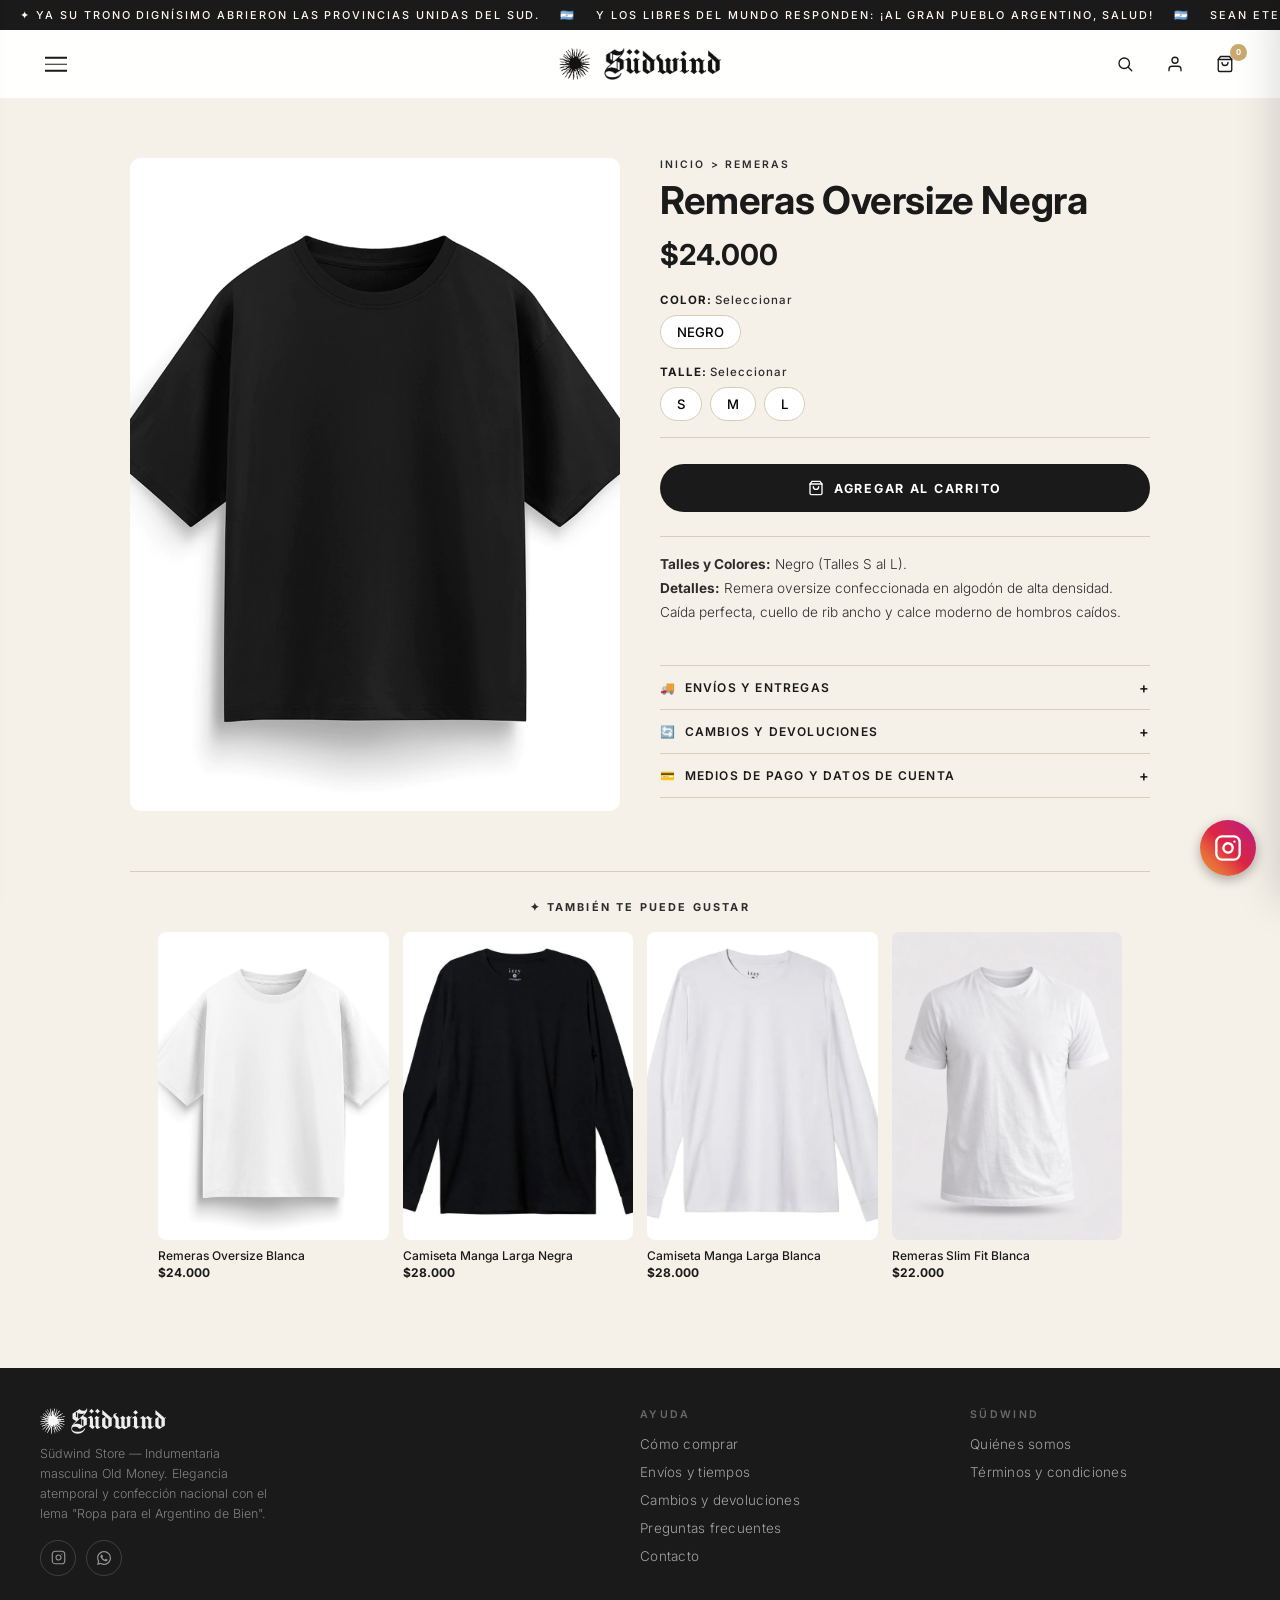
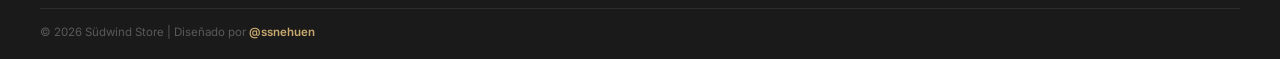
<file: producto.html>
<!DOCTYPE html>
<html lang="es">
<head>
<meta charset="UTF-8">
<meta name="viewport" content="width=device-width, initial-scale=1.0">
<title>Producto — SÜDWIND STORE</title>
<link href="https://fonts.googleapis.com/css2?family=Inter:opsz,wght@14..32,300;14..32,400;14..32,500;14..32,600;14..32,700;14..32,800&display=swap" rel="stylesheet">
<link rel="icon" type="image/webp" href="img/Logos/ss_transparent.png">
<link rel="stylesheet" href="css/style.css?v=11">
<style>
/* Estilos específicos de producto.html (reutilizamos la estructura del modal) */
.product-page { max-width: 1100px; margin: 60px auto; padding: 0 40px; }
.product-body { display: grid; grid-template-columns: 1fr 1fr; gap: 40px; min-height: 500px; }

.prod-gallery { display: flex; flex-direction: column; gap: 14px; position: sticky; top: 100px; align-self: start; }
.prod-main-img { position: relative; aspect-ratio: 3/4; border-radius: 10px; overflow: hidden; background: var(--crema); }
.prod-main-img img { width: 100%; height: 100%; object-fit: cover; display: block; transition: opacity 0.25s ease, transform 0.4s ease; }
.prod-main-img img.switching { opacity: 0; transform: scale(0.97); }

.gallery-arrows { position: absolute; inset: 0; display: flex; align-items: center; justify-content: space-between; padding: 0 10px; pointer-events: none; }
.g-arrow { width: 32px; height: 32px; border-radius: 50%; background: rgba(255,255,255,0.88); border: none; cursor: pointer; display: flex; align-items: center; justify-content: center; font-size: 0.85rem; color: var(--negro); pointer-events: all; transition: background var(--transition), transform var(--transition); box-shadow: 0 2px 12px rgba(0,0,0,0.12); }
.g-arrow:hover { background: var(--blanco); transform: scale(1.1); }

.prod-thumbs { display: flex; gap: 10px; }
.prod-thumb { flex: 1; aspect-ratio: 1; border-radius: 8px; overflow: hidden; background: var(--crema); cursor: pointer; border: 2px solid transparent; transition: border-color var(--transition), transform var(--transition); }
.prod-thumb:hover { transform: scale(1.04); }
.prod-thumb.active { border-color: var(--rosa-acento); }
.prod-thumb img { width: 100%; height: 100%; object-fit: cover; display: block; }

.prod-info-col { display: flex; flex-direction: column; gap: 0; }
.prod-breadcrumb { font-size: 0.65rem; font-weight: 600; letter-spacing: 0.20em; text-transform: uppercase; color: var(--gris-texto); margin-bottom: 8px; }
.prod-title { font-family: var(--font-display); font-size: 2.4rem; font-weight: 700; line-height: 1.1; letter-spacing: -0.01em; color: var(--negro); margin-bottom: 16px; }

.prod-price-block { display: flex; align-items: baseline; gap: 12px; margin-bottom: 6px; }
.prod-price { font-size: 1.8rem; font-weight: 700; color: var(--negro); }
.prod-divider { height: 1px; background: var(--gris-medio); margin: 16px 0; }

.prod-desc-text { font-size: 0.85rem; line-height: 1.75; color: var(--gris-texto); font-weight: 300; margin-bottom: 20px; }

/* ACORDEONES reusados */
.accordions { margin-top: 20px; }

@media(max-width: 768px) {
  .product-page { padding: 0 24px; margin: 30px auto; }
  .product-body { grid-template-columns: 1fr; gap: 30px; }
  .prod-gallery { position: static; }
}

/* Estilos para selectores de variantes */
.variant-group { display: flex; flex-direction: column; gap: 8px; }
.variant-label { font-size: 0.72rem; font-weight: 700; letter-spacing: 0.08em; text-transform: uppercase; color: var(--negro); }
.variant-options { display: flex; flex-wrap: wrap; gap: 8px; }
.variant-btn {
  padding: 8px 16px; border: 1.5px solid var(--gris-medio); background: var(--blanco);
  font-family: var(--font-body); font-size: 0.82rem; font-weight: 500; text-transform: uppercase;
  border-radius: 999px; cursor: pointer; transition: all var(--transition);
}
.variant-btn:hover:not(:disabled) { border-color: var(--rosa-acento); color: var(--rosa-acento); }
.variant-btn.active { background: var(--negro); border-color: var(--negro); color: var(--blanco); }
.variant-btn:disabled { opacity: 0.35; cursor: not-allowed; text-decoration: line-through; border-color: var(--gris-medio); }
</style>
</head>
<body>

<!-- -- HEADER -- -->
<header id="header">
  <div class="header-top">
    <div class="header-top-track">
      <div class="header-top-item">
        ✦ Ya su trono dignísimo abrieron las Provincias Unidas del Sud. &nbsp;&nbsp; 🇦🇷 &nbsp;&nbsp; Y los libres del mundo responden: ¡Al gran pueblo argentino, salud! &nbsp;&nbsp; 🇦🇷 &nbsp;&nbsp; Sean eternos los laureles que supimos conseguir. &nbsp;&nbsp; 🇦🇷 &nbsp;&nbsp; Coronados de gloria vivamos, o juremos con gloria morir. &nbsp;&nbsp; ✦ &nbsp;&nbsp; Ya su trono dignísimo abrieron las Provincias Unidas del Sud. &nbsp;&nbsp; 🇦🇷 &nbsp;&nbsp; Y los libres del mundo responden: ¡Al gran pueblo argentino, salud! &nbsp;&nbsp; 🇦🇷 &nbsp;&nbsp; Sean eternos los laureles que supimos conseguir. &nbsp;&nbsp; 🇦🇷 &nbsp;&nbsp; Coronados de gloria vivamos, o juremos con gloria morir. &nbsp;&nbsp; ✦
      </div>
    </div>
  </div>
  <div class="header-main">
    <a href="index.html" class="logo-wrap">
      <img src="img/Logos/ss_transparent.png" alt="Logo" class="sol-andino" style="height: 32px; object-fit: contain; margin-right: 6px; display: block;">
      <img src="img/Logos/sudwind.png" alt="SÜDWIND" class="logo-img" style="height: 32px; object-fit: contain; display: block;">
    </a>
    
    <div class="header-icons">
      <a href="catalogo.html?search=focus" class="icon-btn" aria-label="Buscar" style="text-decoration:none;">
        <svg width="18" height="18" viewBox="0 0 24 24" fill="none" stroke="currentColor" stroke-width="1.8" stroke-linecap="round" stroke-linejoin="round"><circle cx="11" cy="11" r="7"/><path d="m21 21-4.35-4.35"/></svg>
      </a>

      <a href="cuenta.html" class="icon-btn" aria-label="Mi Cuenta" style="text-decoration:none;">
        <svg width="18" height="18" viewBox="0 0 24 24" fill="none" stroke="currentColor" stroke-width="1.8" stroke-linecap="round" stroke-linejoin="round"><path d="M20 21v-2a4 4 0 0 0-4-4H8a4 4 0 0 0-4 4v2"/><circle cx="12" cy="7" r="4"/></svg>
      </a>

      <button class="icon-btn" id="cart-btn" aria-label="Carrito">
        <svg width="18" height="18" viewBox="0 0 24 24" fill="none" stroke="currentColor" stroke-width="1.8" stroke-linecap="round" stroke-linejoin="round"><path d="M6 2 3 6v14a2 2 0 0 0 2 2h14a2 2 0 0 0 2-2V6l-3-4Z"/><line x1="3" y1="6" x2="21" y2="6"/><path d="M16 10a4 4 0 0 1-8 0"/></svg>
        <span class="cart-pill" id="cart-count">0</span>
      </button>
      <button class="hamburger" id="hamburger" aria-label="Menú">
        <span></span><span></span><span></span>
      </button>
    </div>
  </div>
  <nav class="mob-nav" id="mob-nav">
    <div class="mob-nav-logo">
      <a href="index.html" class="logo-wrap" style="justify-content: flex-start; gap: 6px; padding: 10px 0; align-items: center;">
        <img src="img/Logos/ss_transparent.png" alt="Logo" class="sol-andino" style="height: 26px; object-fit: contain; display: block;">
        <img src="img/Logos/sudwind.png" alt="SÜDWIND" class="logo-img" style="height: 26px; object-fit: contain; display: block;">
      </a>
    </div>
    <a href="cuenta.html" style="color: var(--rosa-acento); font-weight: 600;">Mi Cuenta / Favs</a>
    <a href="catalogo.html">Ver todo</a>
    <a href="catalogo.html?cat=Remeras">Remeras</a>
    <a href="catalogo.html?cat=Camisas">Camisas</a>
  </nav>
</header>

<div class="product-page">
  <div class="product-body">
    <!-- GALERIA -->
    <div class="prod-gallery">
      <div class="prod-main-img">
        <img id="p-img-main" src="" alt="Producto">
        <div class="gallery-arrows">
          <button class="g-arrow" id="p-prev">‹</button>
          <button class="g-arrow" id="p-next">›</button>
        </div>
      </div>
      <div class="prod-thumbs" id="p-thumbs"></div>
    </div>

    <!-- INFO -->
    <div class="prod-info-col">
      <div class="prod-breadcrumb">Inicio > <span id="p-cat">Categoría</span></div>
      <h1 class="prod-title" id="p-name">Cargando...</h1>
      
      <div class="prod-price-block">
        <span class="prod-price" id="p-price"></span>
      </div>
      
      <!-- Selectores de Variantes -->
      <div class="variants-selectors" id="p-variants" style="margin-top: 15px; display: flex; flex-direction: column; gap: 16px;">
        <!-- Se generarán dinámicamente con JS -->
      </div>
      
      <div class="prod-divider"></div>
      
      <button class="btn-agregar" id="btn-add-product" style="width:100%; margin-top:10px;">
        <svg width="16" height="16" viewBox="0 0 24 24" fill="none" stroke="currentColor" stroke-width="2" stroke-linecap="round"><path d="M6 2 3 6v14a2 2 0 0 0 2 2h14a2 2 0 0 0 2-2V6l-3-4Z"/><line x1="3" y1="6" x2="21" y2="6"/><path d="M16 10a4 4 0 0 1-8 0"/></svg>
        Agregar al carrito
      </button>

      <div class="prod-divider"></div>
      
      <p class="prod-desc-text" id="p-desc"></p>
      
      <div class="accordions">
        <div class="accordion" id="acc-envios">
          <button class="accordion-btn" onclick="toggleAcc('acc-envios')">
            <span>🚚 &nbsp;Envíos y Entregas</span>
            <span class="accordion-icon">+</span>
          </button>
          <div class="accordion-body">
            <p>
              • <strong>Envíos:</strong> Realizados exclusivamente por Moto o Uber (entregas en el día).<br>
              • <strong>Horarios:</strong> Lunes a sábados de 9:00 a 20:00 hs.<br>
              • <strong>Puntos de encuentro:</strong> Coordinamos la entrega sin costo en estaciones de la línea Tren Roca (envíos a todo el país).<br>
              • <strong>¿Querés probarte?</strong> ¡También tenés la opción de venir a probarte las prendas! Escribinos para coordinar una cita.
            </p>
          </div>
        </div>
        <div class="accordion" id="acc-cambios">
          <button class="accordion-btn" onclick="toggleAcc('acc-cambios')">
            <span>🔄 &nbsp;Cambios y devoluciones</span>
            <span class="accordion-icon">+</span>
          </button>
          <div class="accordion-body">
            <p>
              • <strong>Plazo:</strong> Se realizan cambios de prendas dentro de los 10 días de realizada la compra.<br>
              • <strong>Excepciones:</strong> Por razones de higiene, no se realizan cambios de prendas blancas, bodys ni catsuits (sin excepción).<br>
              • <strong>Condiciones:</strong> Las prendas deben estar sin uso, sin manchas y en perfectas condiciones.<br>
              • <strong>Costos:</strong> Todos los envíos y traslados por cambios quedan a cargo del cliente.
            </p>
          </div>
        </div>
        <div class="accordion" id="acc-pago">
          <button class="accordion-btn" onclick="toggleAcc('acc-pago')">
            <span>💳 &nbsp;Medios de pago y Datos de Cuenta</span>
            <span class="accordion-icon">+</span>
          </button>
          <div class="accordion-body">
            <p>
              Aceptamos efectivo, Mercado Pago y transferencia bancaria. Si elegís abonar por transferencia, aquí tienes los datos:<br><br>
              <strong>Alias:</strong> [Tu Alias]<br>
              <strong>A nombre de:</strong> [Tus datos bancarios]<br>
              <strong>CVU:</strong> [Tu CVU]<br>
              <strong>CUIL:</strong> [Tu CUIL/CUIT]<br><br>
              <em>* Recordá enviarnos el comprobante de transferencia por WhatsApp para confirmar y agendar tu pedido.</em>
            </p>
          </div>
        </div>
      </div>
    </div>
  </div>
  
  <div class="modal-related" style="margin-top:60px;">
    <div class="modal-related-title">✦ También te puede gustar</div>
    <div class="related-grid" id="related-grid"></div>
  </div>
</div>

<!-- TOAST -->
<div class="toast" id="toast">
  <span class="t-icon">🛍️</span>
  <span id="toast-msg">¡Producto agregado!</span>
</div>

<!-- -- FOOTER -- -->
<footer>
  <div class="footer-grid">
    <div class="foot-brand">
      <a href="#" class="logo-wrap" style="color:var(--blanco); justify-content: flex-start; gap: 6px; align-items: center;">
        <img src="img/Logos/ss_transparent.png" alt="Logo" class="sol-andino" style="height: 26px; object-fit: contain; filter: brightness(0) invert(1); display: block;">
        <img src="img/Logos/sudwind.png" alt="SÜDWIND" class="logo-img" style="height: 26px; object-fit: contain; filter: brightness(0) invert(1); display: block;">
      </a>
      <p style="margin-top: 10px;">Südwind Store — Indumentaria masculina Old Money. Elegancia atemporal y confección nacional con el lema "Ropa para el Argentino de Bien".</p>
      <div class="social-row">
        <a href="https://www.instagram.com/sudwind.ar/" target="_blank" class="soc-btn" aria-label="Instagram">
          <svg width="15" height="15" viewBox="0 0 24 24" fill="none" stroke="currentColor" stroke-width="1.8" stroke-linecap="round" stroke-linejoin="round"><rect x="2" y="2" width="20" height="20" rx="5"/><path d="M16 11.37A4 4 0 1 1 12.63 8 4 4 0 0 1 16 11.37z"/><line x1="17.5" y1="6.5" x2="17.51" y2="6.5"/></svg>
        </a>
        <a href="https://wa.me/[TuWhatsApp]" target="_blank" class="soc-btn" aria-label="WhatsApp">
          <svg width="14" height="14" viewBox="0 0 24 24" fill="currentColor"><path d="M17.472 14.382c-.297-.149-1.758-.867-2.03-.967-.273-.099-.471-.148-.67.15-.197.297-.767.966-.94 1.164-.173.199-.347.223-.644.075-.297-.15-1.255-.463-2.39-1.475-.883-.788-1.48-1.761-1.653-2.059-.173-.297-.018-.458.13-.606.134-.133.298-.347.446-.52.149-.174.198-.298.298-.497.099-.198.05-.371-.025-.52-.075-.149-.669-1.612-.916-2.207-.242-.579-.487-.5-.669-.51-.173-.008-.371-.01-.57-.01-.198 0-.52.074-.792.372-.272.297-1.04 1.016-1.04 2.479 0 1.462 1.065 2.875 1.213 3.074.149.198 2.096 3.2 5.077 4.487.709.306 1.262.489 1.694.625.712.227 1.36.195 1.871.118.571-.085 1.758-.719 2.006-1.413.248-.694.248-1.289.173-1.413-.074-.124-.272-.198-.57-.347m-5.421 7.403h-.004a9.87 9.87 0 0 1-5.031-1.378l-.361-.214-3.741.982.998-3.648-.235-.374a9.86 9.86 0 0 1-1.51-5.26c.001-5.45 4.436-9.884 9.888-9.884 2.64 0 5.122 1.03 6.988 2.898a9.825 9.825 0 0 1 2.893 6.994c-.003 5.45-4.437 9.884-9.885 9.884m8.413-18.297A11.815 11.815 0 0 0 12.05 0C5.495 0 .16 5.335.157 11.892c0 2.096.547 4.142 1.588 5.945L.057 24l6.305-1.654a11.882 11.882 0 0 0 5.683 1.448h.005c6.554 0 11.89-5.335 11.893-11.893a11.821 11.821 0 0 0-3.48-8.413Z"/></svg>
        </a>
      </div>
    </div>
    <div class="foot-col">
      <h4>Ayuda</h4>
      <ul>
        <li><a href="ayuda.html#pagos">Cómo comprar</a></li>
        <li><a href="ayuda.html#envios">Envíos y tiempos</a></li>
        <li><a href="ayuda.html#cambios">Cambios y devoluciones</a></li>
        <li><a href="ayuda.html">Preguntas frecuentes</a></li>
        <li><a href="https://wa.me/[TuWhatsApp]" target="_blank">Contacto</a></li>
      </ul>
    </div>
    <div class="foot-col">
      <h4>Südwind</h4>
      <ul>
        <li><a href="index.html">Quiénes somos</a></li>
        <li><a href="ayuda.html">Términos y condiciones</a></li>
      </ul>
    </div>

  </div>
  <div class="footer-bottom">
    <p>© 2026 Südwind Store | Diseñado por <a href="https://www.instagram.com/ssnehuen/" target="_blank" style="color: var(--rosa-acento); text-decoration: none; font-weight: 600;">@ssnehuen</a></p>

  </div>
</footer>

<script src="js/main.js?v=24"></script>
<script>
document.addEventListener('DOMContentLoaded', () => {
  const params = new URLSearchParams(window.location.search);
  const id = parseInt(params.get('id')) || 1;
  
  const p = PRODUCTS.find(x => x.id === id);
  if(!p) {
    document.getElementById('p-name').textContent = "Producto no encontrado";
    return;
  }

  // Set Info
  document.getElementById('p-cat').textContent = p.cat;
  document.getElementById('p-name').textContent = p.name;
  
  const isAgotado = p.desc.includes('AGOTADO');
  const btnAdd = document.getElementById('btn-add-product');
  if (isAgotado) {
    document.getElementById('p-price').innerHTML = `<span style="text-decoration:line-through;color:var(--gris-texto);">${formatPrice(p.price)}</span> <span style="font-size:0.75rem;background:var(--bordo);color:var(--blanco);padding:2px 8px;border-radius:4px;margin-left:8px;font-weight:600;vertical-align:middle;">AGOTADO</span>`;
    if (btnAdd) {
      btnAdd.disabled = true;
      btnAdd.style.backgroundColor = '#ccc';
      btnAdd.style.color = '#777';
      btnAdd.style.border = 'none';
      btnAdd.style.cursor = 'not-allowed';
      btnAdd.innerHTML = 'Agotado';
    }
  } else {
    document.getElementById('p-price').textContent = formatPrice(p.price);
  }
  
  document.getElementById('p-desc').innerHTML = p.desc;

  // Render Variants Selectors
  const varContainer = document.getElementById('p-variants');
  varContainer.innerHTML = '';
  
  let selectedColor = null;
  let selectedSize = null;

  const colorButtons = {};
  const sizeButtons = {};

  function updateVariantButtons() {
    if (p.sizesByColor) {
      if (selectedColor) {
        const allowedSizes = p.sizesByColor[selectedColor] || [];
        p.sizes.forEach(sz => {
          const btn = sizeButtons[sz];
          if (btn) {
            if (allowedSizes.includes(sz)) {
              btn.removeAttribute('disabled');
            } else {
              btn.setAttribute('disabled', 'true');
              if (selectedSize === sz) {
                selectedSize = null;
                btn.classList.remove('active');
                document.getElementById('selected-size-txt').textContent = 'Seleccionar';
              }
            }
          }
        });
      } else {
        p.sizes.forEach(sz => {
          sizeButtons[sz]?.removeAttribute('disabled');
        });
      }

      if (selectedSize) {
        p.colors.forEach(col => {
          const btn = colorButtons[col];
          if (btn) {
            const allowedSizes = p.sizesByColor[col] || [];
            if (allowedSizes.includes(selectedSize)) {
              btn.removeAttribute('disabled');
            } else {
              btn.setAttribute('disabled', 'true');
              if (selectedColor === col) {
                selectedColor = null;
                btn.classList.remove('active');
                document.getElementById('selected-color-txt').textContent = 'Seleccionar';
              }
            }
          }
        });
      } else {
        p.colors.forEach(col => {
          colorButtons[col]?.removeAttribute('disabled');
        });
      }
    }
  }

  if (p.colors && p.colors.length > 0) {
    const group = document.createElement('div');
    group.className = 'variant-group';
    group.innerHTML = `
      <div class="variant-label">Color: <span id="selected-color-txt" style="font-weight: 500; color: var(--gris-texto); text-transform: none;">Seleccionar</span></div>
      <div class="variant-options" id="color-options"></div>
    `;
    varContainer.appendChild(group);
    
    const opts = group.querySelector('#color-options');
    p.colors.forEach(col => {
      const btn = document.createElement('button');
      btn.className = 'variant-btn';
      btn.textContent = col;
      colorButtons[col] = btn;
      btn.addEventListener('click', () => {
        if (btn.hasAttribute('disabled')) return;
        if (selectedColor === col) {
          btn.classList.remove('active');
          selectedColor = null;
          document.getElementById('selected-color-txt').textContent = 'Seleccionar';
        } else {
          opts.querySelectorAll('.variant-btn').forEach(b => b.classList.remove('active'));
          btn.classList.add('active');
          selectedColor = col;
          document.getElementById('selected-color-txt').textContent = col;
        }
        updateVariantButtons();
      });
      opts.appendChild(btn);
    });
  }

  if (p.sizes && p.sizes.length > 0) {
    const group = document.createElement('div');
    group.className = 'variant-group';
    group.innerHTML = `
      <div class="variant-label">Talle: <span id="selected-size-txt" style="font-weight: 500; color: var(--gris-texto); text-transform: none;">Seleccionar</span></div>
      <div class="variant-options" id="size-options"></div>
    `;
    varContainer.appendChild(group);
    
    const opts = group.querySelector('#size-options');
    p.sizes.forEach(sz => {
      const btn = document.createElement('button');
      btn.className = 'variant-btn';
      btn.textContent = sz;
      sizeButtons[sz] = btn;
      btn.addEventListener('click', () => {
        if (btn.hasAttribute('disabled')) return;
        if (selectedSize === sz) {
          btn.classList.remove('active');
          selectedSize = null;
          document.getElementById('selected-size-txt').textContent = 'Seleccionar';
        } else {
          opts.querySelectorAll('.variant-btn').forEach(b => b.classList.remove('active'));
          btn.classList.add('active');
          selectedSize = sz;
          document.getElementById('selected-size-txt').textContent = sz;
        }
        updateVariantButtons();
      });
      opts.appendChild(btn);
    });
  }

  // Gallery
  const mainImg = document.getElementById('p-img-main');
  const thumbsEl = document.getElementById('p-thumbs');
  let currentImgIdx = 0;

  function setMainImg(idx) {
    currentImgIdx = (idx + p.imgs.length) % p.imgs.length;
    mainImg.classList.add('switching');
    setTimeout(() => {
      mainImg.src = p.imgs[currentImgIdx];
      mainImg.classList.remove('switching');
    }, 200);

    document.querySelectorAll('.prod-thumb').forEach((t, i) => {
      t.classList.toggle('active', i === currentImgIdx);
    });
  }

  setMainImg(0);

  if (p.imgs.length <= 1) {
    document.getElementById('p-prev').style.display = 'none';
    document.getElementById('p-next').style.display = 'none';
    thumbsEl.style.display = 'none';
  } else {
    p.imgs.forEach((src, i) => {
      const div = document.createElement('div');
      div.className = 'prod-thumb' + (i === 0 ? ' active' : '');
      div.innerHTML = `<img src="${src}" alt="Vista ${i+1}" loading="lazy">`;
      div.addEventListener('click', () => setMainImg(i));
      thumbsEl.appendChild(div);
    });
  }

  document.getElementById('p-prev').addEventListener('click', () => setMainImg(currentImgIdx - 1));
  document.getElementById('p-next').addEventListener('click', () => setMainImg(currentImgIdx + 1));

  // Add to cart
  btnAdd.addEventListener('click', () => {
    // Validar selección de variantes si existen
    if (p.colors && p.colors.length > 0 && !selectedColor) {
      showToast('⚠️', 'Por favor selecciona un Color');
      return;
    }
    if (p.sizes && p.sizes.length > 0 && !selectedSize) {
      showToast('⚠️', 'Por favor selecciona un Talle');
      return;
    }

    addToCart(p.id, selectedColor, selectedSize);
    
    btnAdd.classList.add('added');
    btnAdd.innerHTML = `✅ &nbsp;¡Agregado!`;
    setTimeout(() => {
      btnAdd.classList.remove('added');
      btnAdd.innerHTML = `<svg width="16" height="16" viewBox="0 0 24 24" fill="none" stroke="currentColor" stroke-width="2" stroke-linecap="round"><path d="M6 2 3 6v14a2 2 0 0 0 2 2h14a2 2 0 0 0 2-2V6l-3-4Z"/><line x1="3" y1="6" x2="21" y2="6"/><path d="M16 10a4 4 0 0 1-8 0"/></svg> Agregar al carrito`;
    }, 2200);
  });

  // Related
  const related = PRODUCTS.filter(x => x.id !== p.id).slice(0, 4);
  const relatedGrid = document.getElementById('related-grid');
  related.forEach(r => {
    const d = document.createElement('a');
    d.href = `producto.html?id=${r.id}`;
    d.className = 'related-card';
    d.style.textDecoration = 'none';
    d.innerHTML = `
      <div class="related-img"><img src="${r.imgs[0]}" alt="${r.name}" loading="lazy"></div>
      <div class="related-name">${r.name}</div>
      <div class="related-price">${formatPrice(r.price)}</div>
    `;
    relatedGrid.appendChild(d);
  });
});
</script>

<!-- BOTTOM NAV (MOBILE) -->
<nav class="bottom-nav" id="bottom-nav">
  <div class="bottom-nav-inner">
    <a href="index.html" class="bn-item" aria-label="Inicio">
      <svg width="20" height="20" viewBox="0 0 24 24" fill="none" stroke="currentColor" stroke-width="1.8" stroke-linecap="round" stroke-linejoin="round"><path d="M3 9l9-7 9 7v11a2 2 0 0 1-2 2H5a2 2 0 0 1-2-2z"/><polyline points="9 22 9 12 15 12 15 22"/></svg>
      <span class="bn-label">Inicio</span>
    </a>
    <a href="catalogo.html" class="bn-item" aria-label="Catálogo">
      <svg width="20" height="20" viewBox="0 0 24 24" fill="none" stroke="currentColor" stroke-width="1.8" stroke-linecap="round" stroke-linejoin="round"><rect x="3" y="3" width="7" height="7"/><rect x="14" y="3" width="7" height="7"/><rect x="14" y="14" width="7" height="7"/><rect x="3" y="14" width="7" height="7"/></svg>
      <span class="bn-label">Catálogo</span>
    </a>
    <a href="catalogo.html?search=focus" class="bn-item" aria-label="Buscar">
      <svg width="20" height="20" viewBox="0 0 24 24" fill="none" stroke="currentColor" stroke-width="1.8" stroke-linecap="round" stroke-linejoin="round"><circle cx="11" cy="11" r="7"/><path d="m21 21-4.35-4.35"/></svg>
      <span class="bn-label">Buscar</span>
    </a>
    <button class="bn-item" id="bn-cart" aria-label="Carrito">
      <svg width="20" height="20" viewBox="0 0 24 24" fill="none" stroke="currentColor" stroke-width="1.8" stroke-linecap="round" stroke-linejoin="round"><path d="M6 2 3 6v14a2 2 0 0 0 2 2h14a2 2 0 0 0 2-2V6l-3-4Z"/><line x1="3" y1="6" x2="21" y2="6"/><path d="M16 10a4 4 0 0 1-8 0"/></svg>
      <span class="bn-badge" id="bn-cart-count">0</span>
      <span class="bn-label">Carrito</span>
    </button>
  </div>
</nav>

</body>
</html>
</file>
<file: css/style.css>
@import url('https://fonts.googleapis.com/css2?family=Inter:opsz,wght@14..32,300;14..32,400;14..32,500;14..32,600;14..32,700;14..32,800&display=swap');

*,*::before,*::after{box-sizing:border-box;margin:0;padding:0}

:root {
  --blanco: #FFFFFF;
  --negro: #1A1A1A;
  --crema: #FFF8F0;
  --crema-dark: #F5F0E8;
  --beige: #F5F0E8;
  --rosa-pastel: #FFF8F0;
  --rosa-acento: #C9A96E;
  --rosa-hover: #B5955B;
  --bordo: #2D2D2D;
  --marron: #000000;
  --gris-claro: #FFF8F0;
  --gris-medio: #D9CDB8;
  --gris-texto: #2D2D2D;
  --font-display: 'Inter', sans-serif;
  --font-body: 'Inter', sans-serif;
  --radius: 4px;
  --radius-lg: 12px;
  --transition: 0.35s cubic-bezier(0.4,0,0.2,1);
  --shadow-soft: 0 2px 20px rgba(26,26,26,0.07);
  --shadow-card: 0 4px 30px rgba(26,26,26,0.10);
}

html{scroll-behavior:smooth}
body{font-family:var(--font-body);color:var(--negro);background:var(--beige);overflow-x:clip;cursor:default}

/* ── SCROLLBAR ── */
::-webkit-scrollbar{width:6px}
::-webkit-scrollbar-track{background:var(--crema)}
::-webkit-scrollbar-thumb{background:var(--rosa-acento);border-radius:3px}

/* ── HEADER ── */
#header{
  position:sticky;top:0;z-index:1000;
  background:rgba(255,255,255,0.96);
  backdrop-filter:blur(12px);
  -webkit-backdrop-filter:blur(12px);
  transition:box-shadow var(--transition),background var(--transition);
}
#header.scrolled{box-shadow:0 1px 24px rgba(26,26,26,0.09)}

.header-top{
  background:var(--negro);
  color:var(--crema);
  font-size:0.68rem;
  font-weight:500;
  letter-spacing:0.18em;
  text-transform:uppercase;
  overflow:hidden;
}
.header-top-track{
  display:flex;white-space:nowrap;
  animation:marquee 30s linear infinite;
}
.header-top-track:hover{animation-play-state:paused}
.header-top-item{
  display:inline-flex;align-items:center;gap:14px;
  padding:8px 20px;
}

.header-main{
  display:flex;align-items:center;justify-content:flex-end;
  padding:0 40px;height:68px;
  max-width:1440px;margin:0 auto;
  position:relative;
}

.logo-wrap {
  display: flex;
  align-items: center;
  justify-content: center;
  text-decoration: none;
  gap: 8px;
}
.header-main .logo-wrap {
  position: absolute;
  left: 50%;
  transform: translateX(-50%);
}

.logo{
  font-family: 'UnifrakturMaguntia', serif;
  font-size: 2.1rem;
  font-weight: 400;
  letter-spacing: 0.05em;
  color: var(--negro);
  text-decoration: none;
  line-height: 1;
  text-transform: none;
  position: relative;
  display: inline-block;
}
.logo::after{
  content:'STORE';
  display:block;font-size:0.45rem;
  letter-spacing:0.5em;font-weight:500;
  color:var(--gris-texto);text-align:center;
  margin-top:-2px;font-family:var(--font-body);
}

nav.desk-nav{display:flex;gap:36px;list-style:none}
nav.desk-nav a{
  text-decoration:none;color:var(--negro);
  font-size:0.72rem;font-weight:600;letter-spacing:0.12em;
  text-transform:uppercase;position:relative;padding-bottom:4px;
  transition:color var(--transition);
}
nav.desk-nav a::after{
  content:'';position:absolute;left:0;bottom:0;
  width:0;height:1.5px;background:var(--rosa-acento);
  transition:width var(--transition);
}
nav.desk-nav a:hover{color:var(--rosa-acento)}
nav.desk-nav a:hover::after{width:100%}
nav.desk-nav a.nav-sale{color:var(--bordo)}
nav.desk-nav a.nav-sale:hover{color:var(--rosa-acento)}
nav.desk-nav a.nav-sale::after{background:var(--bordo)}

.header-icons{display:flex;align-items:center;gap:20px}
.icon-btn{
  background:none;border:none;cursor:pointer;
  color:var(--negro);display:flex;align-items:center;justify-content:center;
  padding:6px;border-radius:50%;position:relative;
  transition:color var(--transition),background var(--transition),transform var(--transition);
}
.icon-btn:hover{color:var(--rosa-acento);background:var(--rosa-pastel);transform:scale(1.08)}

.cart-pill{
  position:absolute;top:-5px;right:-7px;
  background:var(--rosa-acento);color:var(--blanco);
  border-radius:999px;font-size:0.58rem;font-weight:700;
  min-width:17px;height:17px;
  display:flex;align-items:center;justify-content:center;
  padding:0 4px;line-height:1;
  transition:transform 0.2s;
}
.cart-pill.bump{animation:bump 0.3s ease}
@keyframes bump{0%,100%{transform:scale(1)}50%{transform:scale(1.6)}}

.hamburger{
  display:flex;flex-direction:column;gap:5px;
  cursor:pointer;background:none;border:none;padding:5px;
  z-index: 1001; /* Asegurar que quede sobre la solapa */
  position:absolute;
  left:40px;
  top:50%;
  transform:translateY(-50%);
}
.hamburger span{
  display:block;width:22px;height:1.5px;
  background:var(--negro);transition:all 0.3s;
}
.hamburger.open span:nth-child(1){transform:translateY(6.5px) rotate(45deg)}
.hamburger.open span:nth-child(2){opacity:0;transform:scaleX(0)}
.hamburger.open span:nth-child(3){transform:translateY(-6.5px) rotate(-45deg)}

/* Solapa lateral para TODAS las pantallas */
.desk-nav { display: none !important; } /* Ocultamos el menú de escritorio clásico */

.mob-nav{
  display:flex;flex-direction:column;
  position:fixed;
  top:0;
  left:-320px;
  width:300px;
  max-width:85vw;
  height:100vh;
  background:var(--blanco);
  z-index:1000;
  padding:100px 40px 40px;
  gap:2px;
  overflow-y:auto;
  box-shadow:4px 0 24px rgba(0,0,0,0.1);
  transition:transform 0.4s cubic-bezier(0.4, 0, 0.2, 1);
}
.mob-nav.open{
  transform:translateX(320px);
}
/* Logo dentro del mob-nav */
.mob-nav-logo{
  margin-bottom:28px;
  padding-bottom:20px;
  border-bottom:1px solid var(--gris-medio);
}
.mob-nav-logo .logo::after{
  display:none;
}
.mob-nav a{
  text-decoration:none;color:var(--negro);
  font-size:0.95rem;font-weight:500;
  letter-spacing:0.10em;text-transform:uppercase;
  padding:14px 0;border-bottom:1px solid var(--gris-medio);
  transition:color var(--transition);
}
.mob-nav a:last-child{border-bottom:none}
.mob-nav a:hover,.mob-nav a.nav-sale{color:var(--rosa-acento)}

/* ══ HERO CAROUSEL ══ */
.hero {
  position: relative;
  height: 100vh;
  min-height: 600px;
  overflow: hidden;
  display: flex;
  align-items: center;
}
.carousel-track {
  position: absolute;
  inset: 0;
  width: 100%;
  height: 100%;
}
.carousel-slide {
  position: absolute;
  inset: 0;
  width: 100%;
  height: 100%;
  display: flex;
  align-items: center;
  padding: 0 40px;
  opacity: 0;
  pointer-events: none;
  transition: opacity 0.8s ease;
}
.carousel-slide.active {
  opacity: 1;
  pointer-events: all;
}
.slide-bg {
  position: absolute;
  inset: 0;
  width: 100%;
  height: 100%;
  object-fit: cover;
  z-index: -2;
  transform: scale(1.04);
  transition: transform 6s ease;
}
.carousel-slide.active .slide-bg {
  transform: scale(1);
}
.hero-overlay {
  position: absolute;
  inset: 0;
  background: linear-gradient(
    90deg, 
    rgba(21,21,21,0.85) 0%, 
    rgba(21,21,21,0.4) 50%, 
    transparent 100%
  );
  z-index: -1;
}

/* CAROUSEL ARROWS */
.hero-arrow {
  position: absolute;
  top: 50%;
  transform: translateY(-50%);
  background: transparent;
  color: var(--blanco);
  border: none;
  font-size: 2rem;
  padding: 20px;
  cursor: pointer;
  z-index: 10;
  opacity: 0.6;
  transition: opacity 0.3s;
}
.hero-arrow:hover { opacity: 1; }
.hero-arrow.prev { left: 20px; }
.hero-arrow.next { right: 20px; }

/* ══ HERO STATIC ══ */
.hero-static {
  position: relative;
  height: 100vh;
  min-height: 600px;
  background-color: var(--beige);
  overflow: hidden;
  display: flex;
  align-items: center;
  justify-content: center;
}

.hero-static-bg-image {
  position: absolute;
  top: 50%;
  left: 50%;
  transform: translate(-50%, -50%);
  height: 85vh;
  max-height: 900px;
  width: auto;
  object-fit: contain;
  z-index: 1; /* Al fondo */
  animation: fadeIn 1.5s ease-out;
}

.hero-static-logo {
  position: absolute;
  width: 92%; /* Massive across screen */
  max-width: 1800px;
  top: 50%;
  left: 50%;
  transform: translate(-50%, -50%);
  z-index: 2; /* Por delante de la imagen */
  opacity: 1;
  pointer-events: none;
  animation: scaleIn 1.2s ease-out;
}

.hero-static-tl {
  position: absolute;
  top: 15%;
  left: 6%;
  font-size: 0.65rem;
  font-weight: 600;
  letter-spacing: 0.25em;
  color: var(--negro);
  text-transform: uppercase;
  z-index: 3;
  line-height: 1.8;
  animation: fadeIn 1.5s ease;
}

.hero-static-bl {
  position: absolute;
  bottom: 12%;
  left: 6%;
  display: flex;
  align-items: center;
  gap: 20px;
  z-index: 3;
  animation: fadeIn 1.5s ease;
}

.btn-hero-solid {
  background: var(--negro);
  color: var(--blanco);
  padding: 16px 36px;
  font-size: 0.65rem;
  font-weight: 700;
  letter-spacing: 0.15em;
  text-transform: uppercase;
  text-decoration: none;
  transition: background var(--transition), transform var(--transition);
}
.btn-hero-solid:hover {
  background: var(--rosa-acento);
  transform: translateY(-2px);
}

.btn-hero-link {
  color: var(--negro);
  font-size: 0.65rem;
  font-weight: 700;
  letter-spacing: 0.15em;
  text-transform: uppercase;
  text-decoration: none;
  position: relative;
  padding-bottom: 8px;
  border-bottom: 1px solid rgba(26, 26, 26, 0.4);
  display: inline-block;
  min-width: 180px; /* Longer line under text */
  transition: border-color var(--transition);
}
.btn-hero-link:hover {
  border-color: var(--rosa-acento);
}

.hero-static-br {
  position: absolute;
  bottom: 12%;
  right: 6%;
  text-align: right;
  font-size: 0.65rem;
  font-weight: 600;
  letter-spacing: 0.25em;
  color: var(--negro);
  text-transform: uppercase;
  z-index: 3;
  line-height: 1.8;
  animation: fadeIn 1.5s ease;
}

/* ══ CATEGORY BANNER ══ */
.cat-banner {
  background-color: #1a1a1a;
  padding: 50px 0;
  width: 100%;
}
.cat-banner-inner {
  max-width: 1200px;
  margin: 0 auto;
  display: grid;
  grid-template-columns: repeat(3, 1fr);
  gap: 40px;
  padding: 0 40px;
}
.cat-banner-item {
  display: flex;
  align-items: center;
  gap: 24px;
}
.cat-banner-img {
  width: 110px;
  height: 130px;
  background: #f0f0f0;
  flex-shrink: 0;
  display: flex;
  align-items: center;
  justify-content: center;
  overflow: hidden;
}
.cat-banner-img img {
  width: 100%;
  height: 100%;
  object-fit: cover;
}

.cat-banner-text {
  display: flex;
  flex-direction: column;
}
.cat-banner-text h3 {
  color: var(--blanco);
  font-size: 0.95rem;
  font-weight: 600;
  letter-spacing: 0.1em;
  margin-bottom: 6px;
  font-family: var(--font-body);
}
.cat-banner-text p {
  color: #999;
  font-size: 0.8rem;
  font-weight: 400;
  margin-bottom: 18px;
}
.cat-banner-text a {
  color: var(--blanco);
  font-size: 0.65rem;
  font-weight: 600;
  letter-spacing: 0.15em;
  text-decoration: none;
  text-transform: uppercase;
  border-bottom: 1px solid rgba(255,255,255,0.3);
  padding-bottom: 4px;
  transition: color var(--transition), border-color var(--transition);
  display: inline-block;
  align-self: flex-start;
}
.cat-banner-text a:hover {
  border-color: var(--rosa-acento);
  color: var(--rosa-acento);
}

@media (max-width: 900px) {
  .cat-banner-inner {
    grid-template-columns: 1fr;
    gap: 40px;
  }
}

/* ══ NEW VIBES SECTION ══ */
.new-vibes-sec {
  display: flex;
  min-height: 600px;
}
.new-vibes-left {
  flex: 1;
  background-color: var(--beige);
  display: flex;
  align-items: center;
  justify-content: center;
  padding: 60px 40px;
}
.new-vibes-content {
  max-width: 380px;
  width: 100%;
}
.nv-eyebrow {
  font-size: 0.65rem;
  font-weight: 600;
  letter-spacing: 0.18em;
  color: var(--negro);
  text-transform: uppercase;
  margin-bottom: 24px;
}
.nv-title {
  font-family: var(--font-body);
  font-size: clamp(3rem, 5.5vw, 5rem);
  font-weight: 800;
  line-height: 1.05;
  color: var(--negro);
  margin-bottom: 20px;
  letter-spacing: -0.02em;
}
.nv-desc {
  font-size: 1.05rem;
  font-weight: 400;
  color: var(--gris-texto);
  line-height: 1.5;
  margin-bottom: 40px;
}
.btn-nv {
  display: inline-block;
  background: var(--negro);
  color: var(--blanco);
  font-size: 0.65rem;
  font-weight: 700;
  letter-spacing: 0.15em;
  text-transform: uppercase;
  text-decoration: none;
  padding: 16px 36px;
  transition: background var(--transition), transform var(--transition);
}
.btn-nv:hover {
  background: var(--rosa-acento);
  transform: translateY(-2px);
}
.new-vibes-right {
  flex: 1;
  background-color: var(--blanco);
  display: flex;
  align-items: center;
  justify-content: center;
  padding: 60px 40px;
}
.new-vibes-right img {
  max-width: 100%;
  max-height: 70vh;
  object-fit: contain;
}

@media (max-width: 900px) {
  .new-vibes-sec {
    flex-direction: column;
  }
  .new-vibes-left {
    padding: 60px 20px;
  }
}

@keyframes fadeUp {
  from { opacity: 0; transform: translateY(30px); }
  to { opacity: 1; transform: translateY(0); }
}
@keyframes scaleIn {
  from { opacity: 0; transform: translate(-50%, -50%) scale(0.95); }
  to { opacity: 0.95; transform: translate(-50%, -50%) scale(1); }
}
@keyframes fadeIn {
  from { opacity: 0; }
  to { opacity: 1; }
}

/* ── PROMO MARQUEE ── */
.promo-bar{
  background:var(--rosa-pastel);
  padding:12px 0;overflow:hidden;
}
.promo-track{
  display:flex;white-space:nowrap;
  animation:marquee 20s linear infinite;
}
.promo-track:hover{animation-play-state:paused}
.promo-item{
  display:inline-flex;align-items:center;gap:14px;
  color:var(--bordo);font-size:0.70rem;font-weight:600;
  letter-spacing:0.12em;text-transform:uppercase;padding:0 28px;
}
.promo-item .sep{color:var(--rosa-acento);font-size:0.5rem}
@keyframes marquee{from{transform:translateX(0)}to{transform:translateX(-50%)}}

/* ── SECTIONS ── */
.section{padding:90px 40px;max-width:1440px;margin:0 auto}
.section-bg{background:var(--gris-claro);padding:90px 40px}
.section-bg .section-inner{max-width:1440px;margin:0 auto}

.sec-head{text-align:center;margin-bottom:56px}
.sec-label{
  display:inline-block;
  font-size:0.62rem;font-weight:600;
  letter-spacing:0.28em;text-transform:uppercase;
  color:var(--rosa-acento);margin-bottom:12px;
}
.sec-title{
  font-family:var(--font-display);
  font-size:clamp(2.2rem,5vw,3.6rem);
  font-weight:700;letter-spacing:-0.01em;
  line-height:1.05;color:var(--negro);
}
.sec-title em{font-style:italic;color:var(--rosa-acento)}
.sec-sub{
  font-size:0.88rem;color:var(--gris-texto);
  margin-top:10px;font-weight:300;letter-spacing:0.03em;
}

/* ── PRODUCT GRID ── */
.prod-grid{
  display:grid;
  grid-template-columns:repeat(4,1fr);
  gap:24px;
}

.prod-card{
  position:relative;cursor:pointer;
  transition:transform var(--transition);
}
.prod-card:hover{transform:translateY(-5px)}

.prod-img-box{
  position:relative;overflow:hidden;
  aspect-ratio:3/4;background:var(--crema);
  border-radius:var(--radius);
}
.prod-img-box img{
  width:100%;height:100%;object-fit:cover;
  display:block;transition:transform 0.6s ease;
}
.prod-card:hover .prod-img-box img{transform:scale(1.06)}

.prod-badge{
  position:absolute;top:14px;left:14px;
  font-size:0.58rem;font-weight:700;
  letter-spacing:0.12em;text-transform:uppercase;
  padding:4px 12px;border-radius:999px;z-index:2;
}
.badge-new{background:var(--rosa-pastel);color:var(--bordo)}
.badge-best{background:var(--negro);color:var(--crema)}

.prod-wish{
  position:absolute;top:14px;right:14px;
  width:32px;height:32px;border-radius:50%;
  background:rgba(255,255,255,0.85);
  border:none;cursor:pointer;
  display:flex;align-items:center;justify-content:center;
  font-size:0.9rem;
  opacity:0;transform:scale(0.8);
  transition:all var(--transition);z-index:2;
}
.prod-card:hover .prod-wish{opacity:1;transform:scale(1)}
.prod-wish:hover{background:var(--rosa-pastel);transform:scale(1.1) !important}

.prod-cta{
  position:absolute;bottom:12px;left:12px;right:12px;
  background:rgba(26,26,26,0.90);color:var(--blanco);
  border:none;border-radius:999px;
  padding:12px 16px;
  font-family:var(--font-body);font-size:0.70rem;
  font-weight:600;letter-spacing:0.12em;text-transform:uppercase;
  cursor:pointer;
  opacity:0;transform:translateY(8px);
  transition:opacity var(--transition),transform var(--transition),background var(--transition);
  z-index:3;
}
.prod-card:hover .prod-cta{opacity:1;transform:translateY(0)}
.prod-cta:hover{background:var(--rosa-acento)}
.prod-cta:active{transform:scale(0.97) !important}

.prod-info{padding:16px 2px 4px}
.prod-name{
  font-size:0.88rem;font-weight:500;
  color:var(--negro);margin-bottom:5px;
  letter-spacing:0.02em;
}
.prod-prices{display:flex;align-items:center;gap:8px}
.price{font-size:0.92rem;font-weight:600;color:var(--negro)}
.price-old{font-size:0.78rem;color:var(--gris-texto);text-decoration:line-through}
.price-off{font-size:0.68rem;font-weight:700;color:var(--bordo)}

/* ── CATEGORIES CIRCLES ── */
.cats-wrap{
  background:var(--crema);
  padding:90px 40px;
}
.cats-inner{max-width:1440px;margin:0 auto}
.cats-grid{
  display:grid;grid-template-columns:repeat(3,1fr);
  gap:32px;margin-top:56px;
}
.cat-card{
  display:flex;flex-direction:column;align-items:center;
  gap:18px;text-decoration:none;color:var(--negro);
  transition:transform var(--transition);
}
.cat-card:hover{transform:translateY(-5px)}
.cat-img{
  width:100%;max-width:340px;
  aspect-ratio:1;border-radius:50%;overflow:hidden;
  background:var(--beige);
  border:2.5px solid transparent;
  transition:border-color var(--transition),box-shadow var(--transition);
  position:relative;
}
.cat-card:hover .cat-img{
  border-color:var(--rosa-acento);
  box-shadow:0 0 0 6px rgba(244,214,220,0.50);
}
.cat-img img{
  width:100%;height:100%;object-fit:cover;
  display:block;transition:transform 0.6s ease;
}
.cat-card:hover .cat-img img{transform:scale(1.07)}
.cat-name{
  font-family:var(--font-display);
  font-size:1.3rem;font-weight:600;
  letter-spacing:0.08em;text-transform:uppercase;
  color:var(--negro);text-align:center;
}
.cat-sub{
  font-size:0.70rem;font-weight:500;
  letter-spacing:0.12em;color:var(--gris-texto);
  text-transform:uppercase;margin-top:-12px;
}

/* ── GIFT CARD BANNER ── */
.giftcard-wrap{
  background:var(--negro);
  padding:90px 40px;
  text-align:center;
  position:relative;overflow:hidden;
}
.giftcard-wrap::before{
  content:'';position:absolute;
  top:-80px;left:50%;transform:translateX(-50%);
  width:600px;height:600px;border-radius:50%;
  background:radial-gradient(circle,rgba(244,214,220,0.12) 0%,transparent 70%);
  pointer-events:none;
}
.giftcard-inner{max-width:680px;margin:0 auto;position:relative;z-index:1}
.gc-label{
  font-size:0.65rem;font-weight:600;
  letter-spacing:0.26em;text-transform:uppercase;
  color:var(--rosa-acento);margin-bottom:16px;
}
.gc-title{
  font-family:var(--font-display);
  font-size:clamp(2.4rem,5vw,4rem);
  font-weight:700;color:var(--blanco);
  line-height:1.05;letter-spacing:-0.01em;
  margin-bottom:16px;
}
.gc-title em{font-style:italic;color:var(--rosa-pastel)}
.gc-sub{
  color:rgba(255,255,255,0.55);
  font-size:0.92rem;font-weight:300;
  line-height:1.75;margin-bottom:40px;
}
.btn-gc{
  display:inline-flex;align-items:center;gap:10px;
  background:var(--rosa-pastel);color:var(--bordo);
  font-family:var(--font-body);font-size:0.72rem;
  font-weight:700;letter-spacing:0.14em;text-transform:uppercase;
  padding:16px 40px;border-radius:999px;border:none;
  cursor:pointer;text-decoration:none;
  transition:all var(--transition);
}
.btn-gc:hover{
  background:var(--rosa-acento);color:var(--blanco);
  transform:translateY(-3px);
  box-shadow:0 10px 32px rgba(212,132,158,0.35);
}

/* ── CLIENTAS ── */
.clientas-grid{
  display:grid;grid-template-columns:repeat(4,1fr);
  gap:16px;margin-top:56px;
}
.clienta-cell{
  position:relative;border-radius:var(--radius-lg);
  overflow:hidden;aspect-ratio:4/5;
  background:var(--crema);cursor:pointer;
}
.clienta-cell img{
  width:100%;height:100%;object-fit:cover;
  display:block;transition:transform 0.5s ease,filter 0.5s ease;
}
.clienta-cell:hover img{transform:scale(1.06);filter:brightness(0.80)}
.clienta-heart{
  position:absolute;top:14px;right:14px;
  font-size:1.3rem;
  opacity:0;transform:scale(0.5) translateY(-6px);
  transition:all var(--transition);
  filter:drop-shadow(0 2px 4px rgba(0,0,0,0.2));
}
.clienta-cell:hover .clienta-heart{opacity:1;transform:scale(1) translateY(0)}
.clienta-overlay{
  position:absolute;inset:0;
  display:flex;align-items:flex-end;
  padding:20px;
  background:linear-gradient(to top,rgba(26,26,26,0.5) 0%,transparent 50%);
  opacity:0;transition:opacity var(--transition);
}
.clienta-cell:hover .clienta-overlay{opacity:1}
.clienta-tag{
  color:var(--blanco);font-size:0.68rem;
  font-weight:600;letter-spacing:0.10em;text-transform:uppercase;
}
.clientas-cta{
  text-align:center;margin-top:44px;
}
.btn-insta{
  display:inline-flex;align-items:center;gap:10px;
  background:transparent;color:var(--negro);
  font-family:var(--font-body);font-size:0.72rem;
  font-weight:600;letter-spacing:0.14em;text-transform:uppercase;
  padding:14px 36px;border-radius:999px;
  border:1.5px solid var(--gris-medio);
  cursor:pointer;text-decoration:none;
  transition:all var(--transition);
}
.btn-insta:hover{
  border-color:var(--rosa-acento);color:var(--rosa-acento);
  background:var(--rosa-pastel);
  transform:translateY(-2px);
}

/* ── TRUST STRIP ── */
.trust-strip{
  background:var(--crema-dark);
  padding:30px 40px;
  border-top:1px solid var(--gris-medio);
  border-bottom:1px solid var(--gris-medio);
}
.trust-inner{
  max-width:1440px;margin:0 auto;
  display:grid;grid-template-columns:repeat(4,1fr);
  gap:16px;
}
.trust-item{
  display:flex;align-items:center;gap:14px;
  padding:6px 20px;
  border-right:1px solid var(--gris-medio);
}
.trust-item:last-child{border-right:none}
.trust-icon{font-size:1.5rem;flex-shrink:0}
.trust-text strong{display:block;font-size:0.78rem;font-weight:600;color:var(--negro)}
.trust-text span{font-size:0.70rem;color:var(--gris-texto)}

/* ── FOOTER ── */
footer{
  background:var(--negro);color:var(--blanco);
  padding:40px 40px 0;
}
.footer-grid{
  max-width:1440px;margin:0 auto;
  display:grid;grid-template-columns:2fr 1fr 1fr;
  gap:60px;padding-bottom:32px;
  border-bottom:1px solid rgba(255,255,255,0.08);
}
.foot-brand .logo{color:var(--blanco);display:inline-block;margin-bottom:12px}
.foot-brand .logo::after{display:none}
.foot-brand p{
  font-size:0.78rem;line-height:1.6;
  color:rgba(255,255,255,0.45);font-weight:300;
  max-width:240px;margin-bottom:16px;
}
.social-row{display:flex;gap:10px}
.soc-btn{
  width:36px;height:36px;border-radius:50%;
  border:1px solid rgba(255,255,255,0.16);
  display:flex;align-items:center;justify-content:center;
  color:rgba(255,255,255,0.55);font-size:0.88rem;
  text-decoration:none;transition:all var(--transition);
}
.soc-btn:hover{
  border-color:var(--rosa-acento);
  background:var(--rosa-acento);color:var(--blanco);
  transform:translateY(-2px);
}

.foot-col h4{
  font-size:0.66rem;font-weight:600;
  letter-spacing:0.22em;text-transform:uppercase;
  color:rgba(255,255,255,0.35);margin-bottom:12px;
}
.foot-col ul{list-style:none;display:flex;flex-direction:column;gap:8px}
.foot-col ul a{
  color:rgba(255,255,255,0.60);text-decoration:none;
  font-size:0.84rem;font-weight:300;
  transition:color var(--transition);letter-spacing:0.02em;
}
.foot-col ul a:hover{color:var(--rosa-pastel)}

.foot-nl-desc{
  font-size:0.75rem;color:rgba(255,255,255,0.45);
  line-height:1.5;font-weight:300;margin-bottom:12px;
}
.nl-wrap{
  display:flex;
  border:1px solid rgba(255,255,255,0.14);
  border-radius:999px;overflow:hidden;
  transition:border-color var(--transition);
}
.nl-wrap:focus-within{border-color:var(--rosa-acento)}
.nl-wrap input{
  flex:1;background:none;border:none;outline:none;
  color:var(--blanco);font-family:var(--font-body);
  font-size:0.80rem;font-weight:300;padding:12px 20px;
}
.nl-wrap input::placeholder{color:rgba(255,255,255,0.28)}
.nl-wrap button{
  background:var(--rosa-acento);border:none;
  color:var(--blanco);font-family:var(--font-body);
  font-size:0.66rem;font-weight:700;
  letter-spacing:0.10em;text-transform:uppercase;
  padding:12px 20px;cursor:pointer;
  transition:background var(--transition);white-space:nowrap;
}
.nl-wrap button:hover{background:var(--rosa-hover)}
.nl-success{
  display:none;margin-top:10px;
  font-size:0.78rem;color:var(--rosa-pastel);
  font-weight:400;letter-spacing:0.05em;
}

.footer-bottom{
  max-width:1440px;margin:0 auto;
  display:flex;align-items:center;justify-content:space-between;
  padding:16px 0 20px;flex-wrap:wrap;gap:12px;
}
.footer-bottom p{font-size:0.72rem;color:rgba(255,255,255,0.28)}
.pay-chips{display:flex;gap:7px}
.pay-chip{
  background:rgba(255,255,255,0.06);border-radius:4px;
  padding:4px 10px;font-size:0.60rem;font-weight:600;
  color:rgba(255,255,255,0.35);letter-spacing:0.06em;
}

/* ── ANIMATIONS ── */
.fade-in{
  opacity:0;transform:translateY(28px);
  transition:opacity 0.65s ease,transform 0.65s ease;
}
.fade-in.vis{opacity:1;transform:translateY(0)}
.d1{transition-delay:0.08s}
.d2{transition-delay:0.16s}
.d3{transition-delay:0.24s}
.d4{transition-delay:0.32s}

/* ── TOAST ── */
.toast{
  position:fixed;bottom:28px;right:28px;
  background:var(--negro);color:var(--blanco);
  border-left:3px solid var(--rosa-acento);
  border-radius:10px;padding:16px 24px;
  font-size:0.82rem;font-weight:400;
  display:flex;align-items:center;gap:12px;
  box-shadow:0 8px 36px rgba(0,0,0,0.20);
  transform:translateY(80px);opacity:0;
  transition:all 0.45s cubic-bezier(0.34,1.56,0.64,1);
  z-index:9999;pointer-events:none;max-width:300px;
}
.toast.show{transform:translateY(0);opacity:1}
.t-icon{font-size:1.1rem;flex-shrink:0}

/* ── BOTTOM NAV BAR (MOBILE) ── */
.bottom-nav{
  display:none;
  position:fixed;bottom:0;left:0;right:0;z-index:900;
  background:rgba(255,255,255,0.97);
  backdrop-filter:blur(16px);
  -webkit-backdrop-filter:blur(16px);
  border-top:1px solid var(--gris-medio);
  height:60px;
  box-shadow:0 -2px 20px rgba(0,0,0,0.08);
}
.bottom-nav-inner{
  display:flex;height:100%;
  max-width:480px;margin:0 auto;
}
.bn-item{
  flex:1;display:flex;flex-direction:column;
  align-items:center;justify-content:center;
  gap:3px;text-decoration:none;
  color:var(--gris-texto);background:none;border:none;
  cursor:pointer;padding:6px 4px;
  transition:color var(--transition);
  position:relative;
  font-family:var(--font-body);
}
.bn-item.active,.bn-item:hover{color:var(--negro)}
.bn-item svg{flex-shrink:0}
.bn-label{font-size:0.60rem;font-weight:600;letter-spacing:0.06em;text-transform:uppercase;line-height:1}
.bn-badge{
  position:absolute;top:8px;right:calc(50% - 18px);
  background:var(--rosa-acento);color:var(--blanco);
  border-radius:999px;font-size:0.52rem;font-weight:700;
  min-width:16px;height:16px;
  display:flex;align-items:center;justify-content:center;
  padding:0 4px;line-height:1;
}

/* ── RESPONSIVE ── */
@media(max-width:1024px){
  .prod-grid{grid-template-columns:repeat(2,1fr)}
  .cats-grid{grid-template-columns:repeat(3,1fr);gap:20px}
  .clientas-grid{grid-template-columns:repeat(2,1fr)}
  .footer-grid{grid-template-columns:1fr 1fr;gap:40px}
  .trust-inner{grid-template-columns:repeat(2,1fr)}
  .trust-item{border-right:none;border-bottom:1px solid var(--gris-medio)}
  .trust-item:last-child,.trust-item:nth-child(2){border-bottom:none}
}
@media(max-width:768px){
  /* Bottom nav visible */
  .bottom-nav{display:block}

  /* Espacio para bottom nav */
  body{padding-bottom:60px}

  nav.desk-nav{display:none}
  .hamburger{display:flex}
  .header-main{padding:0 16px;height:58px}
  .logo{font-size:1.45rem}
  
  /* Ocultar iconos redundantes del header superior para evitar que se pisen con el logo */
  .header-icons .icon-btn[aria-label="Buscar"],
  .header-icons .icon-btn[aria-label="Mi Cuenta"],
  .header-icons #cart-btn { display: none !important; }
  .header-icons { gap: 8px; }
  .header-top{font-size:0.60rem;padding:6px 16px;letter-spacing:0.12em}

  /* ICON BUTTONS — Touch targets más grandes */
  .icon-btn{padding:8px;min-width:40px;min-height:40px}
  .hamburger{padding:8px;min-height:40px;left:16px}

  /* HERO MOBILE */
  .hero{
    height:100svh;
    min-height:560px;
  }
  .carousel-slide{
    padding:0;
    align-items:flex-end;
  }
  .slide-bg{
    object-position:center top;
  }
  .hero-overlay{
    background:linear-gradient(
      to top,
      rgba(15,15,15,0.92) 0%,
      rgba(15,15,15,0.50) 40%,
      transparent 70%
    ) !important;
  }
  .hero-content{
    padding:0 20px 56px;
    max-width:100%;
    width:100%;
    text-align:left;
    opacity:0;
    transform:translateY(16px);
  }
  .carousel-slide.active .hero-content{
    opacity:1;
    transform:translateY(0);
  }
  .hero h1{font-size:clamp(2rem,9vw,2.8rem);margin-bottom:10px}
  .hero-eyebrow{margin-bottom:16px;font-size:0.62rem}
  .hero-sub{font-size:0.83rem;margin-bottom:20px;max-width:100%}
  .hero-actions{flex-direction:row;gap:10px}
  .btn-hero-main{padding:13px 24px;font-size:0.68rem}
  .btn-hero-ghost{padding:12px 20px;font-size:0.68rem}

  /* Dots mobile */
  .hero-dots{bottom:20px;gap:8px}
  .hero-dots button{width:8px;height:8px}
  .hero-dots button.active{width:24px;border-radius:4px}

  /* Flechas ocultas mobile */
  .hero-arrow{display:none}
  .hero-scroll{display:none}

  /* SECCIONES */
  .section,.section-bg{padding:48px 16px}
  .sec-head{margin-bottom:36px}
  .sec-title{font-size:clamp(1.9rem,7vw,2.6rem)}

  /* CATEGORÍAS — Scroll horizontal en mobile */
  .cats-wrap{padding:48px 0}
  .cats-inner{padding:0 16px}
  .cats-grid{
    display:flex;flex-direction:row;
    gap:14px;margin-top:36px;
    overflow-x:auto;padding-bottom:12px;
    scroll-snap-type:x mandatory;
    -webkit-overflow-scrolling:touch;
  }
  .cats-grid::-webkit-scrollbar{display:none}
  .cat-card{
    min-width:140px;flex-shrink:0;
    scroll-snap-align:start;
  }
  .cat-img{width:140px;max-width:140px}
  .cat-name{font-size:1.1rem}

  /* GIFT CARD */
  .giftcard-wrap{padding:48px 16px}

  /* TRUST STRIP — 2x2 compact */
  .trust-strip{padding:16px}
  .trust-inner{
    grid-template-columns:repeat(2,1fr);
    gap:10px;
  }
  .trust-item{
    padding:10px 12px;
    border-right:none;
    border-bottom:none;
    background:var(--crema);
    border-radius:10px;
  }
  .trust-icon{font-size:1.2rem}
  .trust-text strong{font-size:0.72rem}
  .trust-text span{font-size:0.64rem}

  /* PRODUCT GRID mobile */
  .prod-grid{grid-template-columns:repeat(2,1fr);gap:12px}

  /* PROD CARD mobile — CTA siempre visible */
  .prod-cta{
    opacity:1;transform:translateY(0);
    font-size:0.65rem;padding:10px 14px;
    bottom:8px;left:8px;right:8px;
  }
  .prod-wish{opacity:1;transform:scale(1)}
  .prod-info{padding:10px 2px 2px}
  .prod-name{font-size:0.82rem}
  .price{font-size:0.88rem}

  /* CLIENTAS */
  .clientas-grid{grid-template-columns:repeat(2,1fr);gap:10px}

  /* FOOTER */
  .footer-grid{grid-template-columns:1fr;gap:24px}
  .footer-bottom{flex-direction:column;align-items:flex-start;padding:12px 0 20px}
  footer{padding:32px 20px 0}

  /* MOB-NAV */
  .mob-nav{padding:80px 24px 32px}
  .mob-nav a{font-size:0.90rem;padding:16px 0}

  /* TOAST MOBILE */
  .toast {
    top: 20px;
    bottom: auto;
    left: 16px;
    right: 16px;
    transform: translateY(-80px);
    max-width: calc(100% - 32px);
  }
  .toast.show {
    transform: translateY(0);
  }
}
@media(max-width:420px){
  .hero h1{font-size:clamp(1.8rem,8vw,2.4rem)}
  .prod-grid{grid-template-columns:repeat(2,1fr);gap:10px}
  .clientas-grid{grid-template-columns:repeat(2,1fr);gap:8px}
  .header-top{display:none}
  .prod-name{font-size:0.78rem}
}

/* ══════════════════════════════
   MODAL DE PRODUCTO
══════════════════════════════ */
.modal-overlay{
  position:fixed;inset:0;z-index:9000;
  background:rgba(26,26,26,0.72);
  backdrop-filter:blur(4px);
  -webkit-backdrop-filter:blur(4px);
  display:flex;align-items:center;justify-content:center;
  padding:20px;
  opacity:0;pointer-events:none;
  transition:opacity 0.35s ease;
}
.modal-overlay.open{opacity:1;pointer-events:all}

.modal-box{
  background:var(--blanco);
  border-radius:16px;
  width:100%;max-width:1020px;
  max-height:92vh;
  overflow-y:auto;
  transform:scale(0.94) translateY(16px);
  transition:transform 0.38s cubic-bezier(0.34,1.30,0.64,1);
  position:relative;
  scrollbar-width:thin;
  scrollbar-color:var(--gris-medio) transparent;
}
.modal-overlay.open .modal-box{transform:scale(1) translateY(0)}
.modal-box::-webkit-scrollbar{width:4px}
.modal-box::-webkit-scrollbar-thumb{background:var(--gris-medio);border-radius:2px}

.modal-close{
  position:absolute;top:18px;right:20px;z-index:10;
  width:36px;height:36px;border-radius:50%;
  background:var(--crema);border:none;cursor:pointer;
  display:flex;align-items:center;justify-content:center;
  color:var(--negro);font-size:1.1rem;
  transition:background var(--transition),transform var(--transition);
}
.modal-close:hover{background:var(--rosa-pastel);transform:scale(1.1)}

/* ── MODAL BODY LAYOUT ── */
.modal-body{
  display:grid;grid-template-columns:1fr 1fr;
  min-height:500px;
}

/* ── GALLERY ── */
.modal-gallery{
  padding:28px 24px 28px 28px;
  display:flex;flex-direction:column;gap:14px;
  position:sticky;top:0;align-self:start;
}
.modal-main-img{
  position:relative;
  aspect-ratio:3/4;border-radius:10px;
  overflow:hidden;background:var(--crema);
}
.modal-main-img img{
  width:100%;height:100%;object-fit:cover;
  display:block;transition:opacity 0.25s ease,transform 0.4s ease;
}
.modal-main-img img.switching{opacity:0;transform:scale(0.97)}

.gallery-arrows{
  position:absolute;inset:0;
  display:flex;align-items:center;justify-content:space-between;
  padding:0 10px;pointer-events:none;
}
.g-arrow{
  width:32px;height:32px;border-radius:50%;
  background:rgba(255,255,255,0.88);border:none;
  cursor:pointer;display:flex;align-items:center;justify-content:center;
  font-size:0.85rem;color:var(--negro);
  pointer-events:all;
  transition:background var(--transition),transform var(--transition);
  box-shadow:0 2px 12px rgba(0,0,0,0.12);
}
.g-arrow:hover{background:var(--blanco);transform:scale(1.1)}

.modal-thumbs{
  display:flex;gap:10px;
}
.modal-thumb{
  flex:1;aspect-ratio:1;border-radius:8px;
  overflow:hidden;background:var(--crema);
  cursor:pointer;border:2px solid transparent;
  transition:border-color var(--transition),transform var(--transition);
}
.modal-thumb:hover{transform:scale(1.04)}
.modal-thumb.active{border-color:var(--rosa-acento)}
.modal-thumb img{width:100%;height:100%;object-fit:cover;display:block}

/* ── PRODUCT INFO ── */
.modal-info{
  padding:32px 28px 28px 16px;
  display:flex;flex-direction:column;gap:0;
}
.modal-cat{
  font-size:0.65rem;font-weight:600;
  letter-spacing:0.20em;text-transform:uppercase;
  color:var(--gris-texto);margin-bottom:8px;
}
.modal-name{
  font-family:var(--font-display);
  font-size:2rem;font-weight:700;
  line-height:1.1;letter-spacing:-0.01em;
  color:var(--negro);margin-bottom:16px;
}
.modal-price-block{
  display:flex;align-items:baseline;gap:12px;
  margin-bottom:6px;
}
.modal-price{
  font-size:1.6rem;font-weight:700;color:var(--negro);
}
.modal-price-old{
  font-size:1rem;color:var(--gris-texto);
  text-decoration:line-through;
}
.modal-price-off{
  font-size:0.78rem;font-weight:700;
  color:var(--bordo);
  background:rgba(107,45,62,0.08);
  padding:2px 8px;border-radius:999px;
}
.modal-cuotas{
  font-size:0.80rem;color:var(--gris-texto);
  margin-bottom:20px;letter-spacing:0.01em;
}
.modal-cuotas strong{color:var(--negro);font-weight:600}

.modal-divider{
  height:1px;background:var(--gris-medio);
  margin:16px 0;
}


/* ── AGREGAR ── */
.btn-agregar{
  width:100%;padding:16px;
  background:var(--negro);color:var(--blanco);
  border:none;border-radius:999px;
  font-family:var(--font-body);font-size:0.78rem;
  font-weight:700;letter-spacing:0.14em;text-transform:uppercase;
  cursor:pointer;margin-top:12px;margin-bottom:8px;
  transition:all var(--transition);
  display:flex;align-items:center;justify-content:center;gap:10px;
}
.btn-agregar:hover{background:var(--rosa-acento);transform:translateY(-1px);box-shadow:0 6px 24px rgba(212,132,158,0.35)}
.btn-agregar.added{background:var(--rosa-acento);pointer-events:none}
.btn-agregar:active{transform:scale(0.98)}

.btn-seguir{
  width:100%;padding:14px;
  background:var(--blanco);color:var(--negro);
  border:1.5px solid var(--gris-medio);border-radius:999px;
  font-family:var(--font-body);font-size:0.72rem;
  font-weight:600;letter-spacing:0.12em;text-transform:uppercase;
  cursor:pointer;margin-bottom:20px;
  transition:all var(--transition);
}
.btn-seguir:hover{border-color:var(--negro);background:var(--crema)}

.modal-pay-info{
  display:flex;align-items:center;gap:8px;
  font-size:0.72rem;color:var(--gris-texto);
  padding:10px 14px;background:var(--crema);
  border-radius:8px;margin-bottom:20px;
}
.modal-pay-info svg{flex-shrink:0;color:var(--rosa-acento)}

/* ── DESCRIPCIÓN ── */
.modal-desc{
  font-size:0.85rem;line-height:1.75;
  color:var(--gris-texto);font-weight:300;
  margin-bottom:20px;
}

/* ── ACORDEONES ── */
.accordions{display:flex;flex-direction:column;gap:0}
.accordion{
  border-top:1px solid var(--gris-medio);
}
.accordion:last-child{border-bottom:1px solid var(--gris-medio)}
.accordion-btn{
  width:100%;display:flex;align-items:center;justify-content:space-between;
  padding:13px 0;background:none;border:none;cursor:pointer;
  font-family:var(--font-body);font-size:0.75rem;
  font-weight:600;letter-spacing:0.10em;text-transform:uppercase;
  color:var(--negro);text-align:left;
  transition:color var(--transition);
}
.accordion-btn:hover{color:var(--rosa-acento)}
.accordion-icon{
  font-size:0.9rem;transition:transform 0.25s ease;flex-shrink:0;
}
.accordion.open .accordion-icon{transform:rotate(45deg)}
.accordion-body{
  max-height:0;overflow:hidden;
  transition:max-height 0.3s ease,padding 0.3s ease;
}
.accordion.open .accordion-body{max-height:800px}
.accordion-body p{
  font-size:0.80rem;line-height:1.70;
  color:var(--gris-texto);font-weight:300;
  padding-bottom:14px;
}

/* ── RELATED ── */
.modal-related{
  padding:28px;
  border-top:1px solid var(--gris-medio);
}
.modal-related-title{
  font-size:0.68rem;font-weight:700;
  letter-spacing:0.20em;text-transform:uppercase;
  color:var(--gris-texto);margin-bottom:18px;text-align:center;
}
.related-grid{
  display:grid;grid-template-columns:repeat(4,1fr);
  gap:14px;
}
.related-card{
  cursor:pointer;transition:transform var(--transition);
}
.related-card:hover{transform:translateY(-3px)}
.related-img{
  aspect-ratio:3/4;border-radius:8px;
  overflow:hidden;background:var(--crema);margin-bottom:8px;
}
.related-img img{
  width:100%;height:100%;object-fit:cover;
  display:block;transition:transform 0.4s ease;
}
.related-card:hover .related-img img{transform:scale(1.05)}
.related-name{font-size:0.75rem;font-weight:500;color:var(--negro);margin-bottom:2px}
.related-price{font-size:0.75rem;font-weight:700;color:var(--negro)}

/* ── MODAL RESPONSIVE ── */
@media(max-width:768px){
  .modal-box{max-height:95vh;border-radius:14px}
  .modal-body{grid-template-columns:1fr}
  .modal-gallery{
    padding:20px 20px 10px;
    position:static;
  }
  .modal-info{padding:0 20px 20px}
  .modal-main-img{aspect-ratio:4/3}
  .modal-name{font-size:1.5rem}
  .modal-price{font-size:1.3rem}
  .related-grid{grid-template-columns:repeat(2,1fr)}
  .modal-related{padding:20px}
}
@media(max-width:480px){
  .modal-overlay{padding:0}
  .modal-box{border-radius:16px 16px 0 0;max-height:96vh;margin-top:auto}
  .modal-overlay{align-items:flex-end}
}

/* ── ANIMACIONES SCROLL ── */
.fade-up, .fade-in {
  opacity: 0;
  transform: translateY(24px);
  transition: opacity 0.6s cubic-bezier(0.16, 1, 0.3, 1), transform 0.6s cubic-bezier(0.16, 1, 0.3, 1);
}
.fade-up.visible, .fade-in.visible {
  opacity: 1;
  transform: translateY(0);
}

/* ----------------------------------------
   LOOKBOOK
   ---------------------------------------- */
.lookbook-wrap {
  padding: 60px 5%;
  background: var(--fondo-alt);
}
.lookbook-inner {
  max-width: 1400px;
  margin: 0 auto;
}
.lookbook-grid {
  display: grid;
  grid-template-columns: repeat(4, 1fr);
  gap: 16px;
  margin-top: 40px;
}
.lookbook-item {
  position: relative;
  border-radius: 12px;
  overflow: hidden;
  aspect-ratio: 4/5;
  cursor: pointer;
  background: var(--card-bg);
}
.lookbook-item img {
  width: 100%;
  height: 100%;
  object-fit: cover;
  transition: transform 0.6s cubic-bezier(0.16, 1, 0.3, 1);
}
.lookbook-item:hover img {
  transform: scale(1.05);
}
.lookbook-overlay {
  position: absolute;
  inset: 0;
  background: linear-gradient(to top, rgba(0,0,0,0.7) 0%, transparent 50%);
  display: flex;
  align-items: flex-end;
  padding: 24px;
  opacity: 0.9;
  transition: opacity 0.3s ease;
}
.lookbook-item:hover .lookbook-overlay {
  opacity: 1;
}
.lookbook-overlay span {
  color: #fff;
  font-family: var(--font-title);
  font-size: 1.2rem;
  font-weight: 500;
  letter-spacing: 0.5px;
  transform: translateY(10px);
  transition: transform 0.4s ease;
}
.lookbook-item:hover .lookbook-overlay span {
  transform: translateY(0);
}

@media (max-width: 992px) {
  .lookbook-grid {
    grid-template-columns: repeat(2, 1fr);
  }
}
@media (max-width: 576px) {
  .lookbook-grid {
    grid-template-columns: 1fr;
  }
}
</file>
